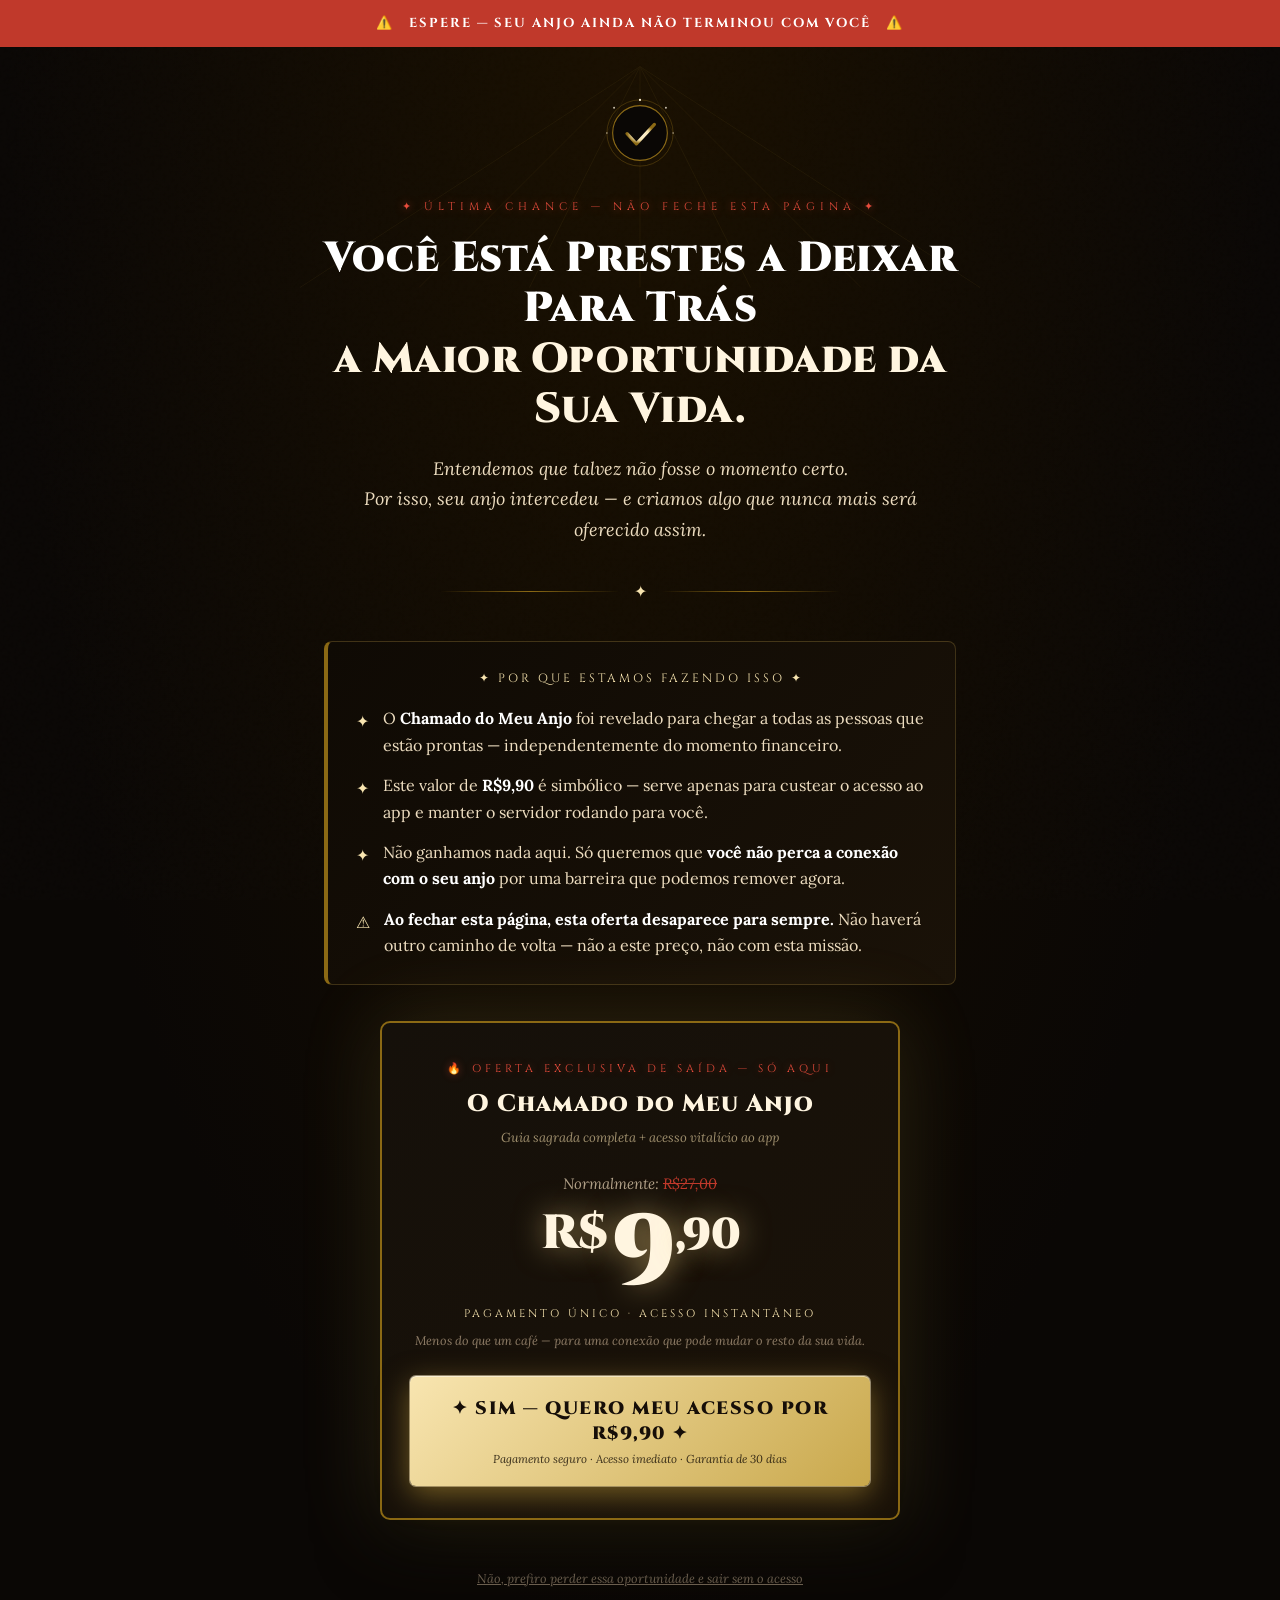
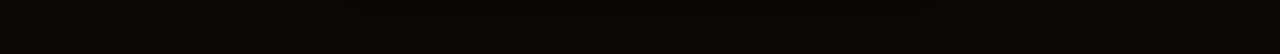
<file: backredirectbr/index.html>
<!DOCTYPE html>
<html lang="pt-BR">
<head>
<meta charset="UTF-8">
<meta name="viewport" content="width=device-width, initial-scale=1.0">
<meta name="color-scheme" content="dark">
<title>Espere — Seu Anjo Ainda Está Aqui</title>
<link href="https://fonts.googleapis.com/css2?family=Cinzel:wght@700;900&family=Lora:ital,wght@0,400;0,600;1,400&display=swap" rel="stylesheet">

<script
  src="https://cdn.utmify.com.br/scripts/utms/latest.js"
  data-utmify-prevent-subids
  async defer
></script>

<style>
  :root {
    color-scheme: dark;
    --gold: #F8E5B0;
    --gold-light: #FFF5E0;
    --gold-dark: #8B6914;
    --red: #C0392B;
    --red-bright: #E74C3C;
    --dark: #0A0705;
    --cream: #F5F0E8;
    --white: #FFFFFF;
  }
  * { margin: 0; padding: 0; box-sizing: border-box; }
  html, body { min-height: 100%; }
  body {
    font-family: 'Lora', Georgia, serif;
    background: radial-gradient(ellipse at 50% 0%, #1a1000 0%, #0A0705 70%);
    color: var(--cream);
    line-height: 1.75;
    overflow-x: hidden;
  }
  body::before {
    content: ''; position: fixed; inset: 0;
    background-image: url("data:image/svg+xml,%3Csvg viewBox='0 0 256 256' xmlns='http://www.w3.org/2000/svg'%3E%3Cfilter id='noise'%3E%3CfeTurbulence type='fractalNoise' baseFrequency='0.9' numOctaves='4' stitchTiles='stitch'/%3E%3C/filter%3E%3Crect width='100%25' height='100%25' filter='url(%23noise)' opacity='0.04'/%3E%3C/svg%3E");
    pointer-events: none; z-index: 1; opacity: 0.4;
  }

  .urgency-bar {
    background: var(--red); text-align: center; padding: 12px 20px;
    font-family: 'Cinzel', serif; font-size: clamp(11px, 1.8vw, 13px);
    font-weight: 700; letter-spacing: 2px; text-transform: uppercase;
    color: white; position: relative; z-index: 10;
    animation: pulse-bar 2s ease-in-out infinite;
  }
  @keyframes pulse-bar { 0%, 100% { background: var(--red); } 50% { background: #8B0000; } }

  .container {
    position: relative; z-index: 2;
    max-width: 680px; margin: 0 auto; padding: 50px 24px 60px;
    text-align: center;
  }

  .rays {
    position: absolute; top: 0; left: 50%; transform: translateX(-50%);
    width: 100%; max-width: 800px; height: 260px;
    pointer-events: none; opacity: 0.07; z-index: 1;
  }

  .halo {
    width: 72px; height: 72px; margin: 0 auto 28px;
    position: relative; z-index: 2;
    opacity: 0; animation: fadeUp 0.8s ease forwards 0.1s;
  }
  .halo svg { width: 100%; height: 100%; display: block; }

  .eyebrow {
    font-family: 'Cinzel', serif; font-size: 11px; letter-spacing: 5px;
    color: var(--red-bright); text-transform: uppercase; margin-bottom: 18px;
    text-shadow: 0 0 8px rgba(231,76,60,0.6);
    opacity: 0; animation: fadeUp 0.8s ease forwards 0.2s;
    position: relative; z-index: 2;
  }

  h1 {
    font-family: 'Cinzel', serif; font-size: clamp(26px, 4.5vw, 42px);
    font-weight: 900; line-height: 1.2; color: var(--white);
    margin-bottom: 18px; letter-spacing: 0.5px;
    opacity: 0; animation: fadeUp 0.8s ease forwards 0.35s;
    position: relative; z-index: 2;
  }
  h1 .gold { color: var(--gold-light); }

  .lead {
    font-size: clamp(15px, 2.2vw, 18px); color: #EDDDC0;
    font-style: italic; max-width: 560px; margin: 0 auto 32px;
    line-height: 1.7;
    opacity: 0; animation: fadeUp 0.8s ease forwards 0.5s;
    position: relative; z-index: 2;
  }

  .divider {
    display: flex; align-items: center; justify-content: center;
    gap: 14px; margin: 0 auto 36px; max-width: 400px;
    opacity: 0; animation: fadeUp 0.8s ease forwards 0.6s;
    position: relative; z-index: 2;
  }
  .divider::before, .divider::after {
    content: ''; flex: 1; height: 1px;
    background: linear-gradient(to right, transparent, var(--gold-dark), transparent);
  }
  .divider span { color: var(--gold); font-size: 16px; }

  .reason-box {
    background: linear-gradient(135deg, #0F0A04 0%, #1A1208 100%);
    border: 1px solid rgba(201,168,76,0.25);
    border-left: 4px solid var(--gold-dark);
    border-radius: 8px;
    padding: 26px 28px;
    margin: 0 auto 36px;
    text-align: left;
    opacity: 0; animation: fadeUp 0.8s ease forwards 0.65s;
    position: relative; z-index: 2;
  }
  .reason-title {
    font-family: 'Cinzel', serif; font-size: 12px; letter-spacing: 3px;
    color: var(--gold); text-transform: uppercase; margin-bottom: 16px;
    text-align: center;
  }
  .reason-item {
    display: flex; gap: 14px; margin-bottom: 14px; align-items: flex-start;
  }
  .reason-item:last-child { margin-bottom: 0; }
  .reason-icon { color: var(--gold); font-size: 16px; flex-shrink: 0; margin-top: 2px; }
  .reason-text { font-size: clamp(14px, 1.9vw, 16px); line-height: 1.65; color: #EDDDC0; }
  .reason-text strong { color: var(--white); }

  .price-box {
    background: linear-gradient(135deg, #15100A 0%, #1A1208 100%);
    border: 2px solid var(--gold-dark);
    border-radius: 10px;
    padding: 36px 28px 32px;
    margin: 0 auto 28px;
    max-width: 520px;
    box-shadow: 0 0 80px rgba(201,168,76,0.2), 0 25px 60px rgba(0,0,0,0.85);
    opacity: 0; animation: fadeUp 0.8s ease forwards 0.8s;
    position: relative; z-index: 2;
  }
  .price-eyebrow {
    font-family: 'Cinzel', serif; font-size: 11px; letter-spacing: 4px;
    color: var(--red-bright); text-transform: uppercase; margin-bottom: 10px;
    text-shadow: 0 0 8px rgba(231,76,60,0.4);
  }
  .price-title {
    font-family: 'Cinzel', serif; font-size: clamp(18px, 3vw, 24px);
    font-weight: 900; color: var(--gold-light); letter-spacing: 1px;
    margin-bottom: 8px; line-height: 1.25;
  }
  .price-subtitle {
    font-size: 13px; color: #A0906E; font-style: italic; margin-bottom: 22px;
  }
  .old-price {
    font-size: 15px; color: #B0A088; font-style: italic; margin-bottom: 4px;
  }
  .old-price span { text-decoration: line-through; color: var(--red); }
  .new-price {
    font-family: 'Cinzel', serif; color: var(--gold-light);
    font-size: clamp(64px, 11vw, 96px); font-weight: 900;
    line-height: 1; letter-spacing: -1px;
    text-shadow: 0 0 30px rgba(240,208,128,0.55);
    margin: 6px 0 4px;
  }
  .new-price .currency { font-size: 0.5em; vertical-align: top; margin-right: 4px; margin-top: 6px; display: inline-block; }
  .new-price .cents { font-size: 0.45em; vertical-align: top; margin-top: 10px; display: inline-block; }
  .price-tag {
    font-family: 'Cinzel', serif; font-size: 11px; letter-spacing: 3px;
    color: var(--gold); margin-bottom: 8px; text-transform: uppercase;
  }
  .price-note {
    font-size: 12.5px; color: #8E7C66; font-style: italic; margin-bottom: 26px;
    line-height: 1.5;
  }

  .cta-btn {
    display: block; width: 100%;
    background: linear-gradient(135deg, #F8E5B0 0%, #C9A84C 100%);
    color: #160E08; font-family: 'Cinzel', serif;
    font-size: clamp(14px, 2.2vw, 18px); font-weight: 900;
    padding: 20px 28px; border-radius: 6px;
    letter-spacing: 1.5px; text-transform: uppercase;
    box-shadow: 0 8px 30px rgba(212,169,61,0.5), 0 0 0 1px rgba(255,245,224,0.5), inset 0 1px 0 rgba(255,255,255,0.45);
    transition: all 0.25s cubic-bezier(0.22, 1, 0.36, 1);
    border: none; cursor: pointer;
    animation: btnGlow 3.5s ease-in-out infinite;
    position: relative; overflow: hidden;
    text-align: center;
  }
  .cta-btn::before {
    content: ''; position: absolute; top: 0; left: -100%;
    width: 100%; height: 100%;
    background: linear-gradient(90deg, transparent, rgba(255,255,255,0.45), transparent);
    animation: shimmer 3s infinite 1.5s;
    pointer-events: none;
  }
  .cta-btn:hover { transform: translateY(-2px) scale(1.01); box-shadow: 0 14px 44px rgba(212,169,61,0.7), 0 0 0 1px rgba(255,245,224,0.7), inset 0 1px 0 rgba(255,255,255,0.3); }
  .cta-btn:disabled { opacity: 0.6; cursor: wait; }
  .cta-btn-sub {
    display: block; font-family: 'Lora', serif; font-size: 11.5px;
    font-weight: 400; font-style: italic; margin-top: 5px;
    opacity: 0.85; letter-spacing: 0; color: #1d1408; text-transform: none;
  }
  @keyframes shimmer { 0% { left: -100%; } 60% { left: 200%; } 100% { left: 200%; } }
  @keyframes btnGlow {
    0%, 100% { box-shadow: 0 8px 30px rgba(212,169,61,0.5), 0 0 0 1px rgba(255,245,224,0.4), inset 0 1px 0 rgba(255,255,255,0.25); }
    50%       { box-shadow: 0 10px 40px rgba(212,169,61,0.7), 0 0 0 1px rgba(255,245,224,0.6), inset 0 1px 0 rgba(255,255,255,0.3); }
  }

  .btn-no {
    display: inline-block; margin-top: 14px;
    background: transparent; color: #6B5E4E;
    font-family: 'Lora', serif; font-size: 12.5px;
    font-style: italic; text-decoration: underline;
    border: none; cursor: pointer; padding: 8px 12px;
    transition: color 0.2s;
    position: relative; z-index: 2;
    opacity: 0; animation: fadeUp 0.8s ease forwards 1s;
  }
  .btn-no:hover { color: #A09080; }

  @keyframes fadeUp { from { opacity: 0; transform: translateY(20px); } to { opacity: 1; transform: translateY(0); } }

  @media (max-width: 600px) {
    .container { padding: 36px 16px 44px; }
    .reason-box { padding: 20px 18px; }
    .price-box { padding: 28px 18px 26px; }
  }
</style>
</head>
<body>

<div class="urgency-bar">
  ⚠️ &nbsp; ESPERE — SEU ANJO AINDA NÃO TERMINOU COM VOCÊ &nbsp; ⚠️
</div>

<div class="container">
  <svg class="rays" viewBox="0 0 800 260" xmlns="http://www.w3.org/2000/svg">
    <g transform="translate(400,0)">
      <line x1="0" y1="0" x2="-400" y2="260" stroke="#C9A84C" stroke-width="1"/>
      <line x1="0" y1="0" x2="-260" y2="260" stroke="#C9A84C" stroke-width="1"/>
      <line x1="0" y1="0" x2="-130" y2="260" stroke="#C9A84C" stroke-width="1"/>
      <line x1="0" y1="0" x2="0"    y2="260" stroke="#C9A84C" stroke-width="1"/>
      <line x1="0" y1="0" x2="130"  y2="260" stroke="#C9A84C" stroke-width="1"/>
      <line x1="0" y1="0" x2="260"  y2="260" stroke="#C9A84C" stroke-width="1"/>
      <line x1="0" y1="0" x2="400"  y2="260" stroke="#C9A84C" stroke-width="1"/>
    </g>
  </svg>

  <div class="halo">
    <svg viewBox="0 0 100 100" xmlns="http://www.w3.org/2000/svg">
      <defs>
        <radialGradient id="hg" cx="50%" cy="50%" r="50%">
          <stop offset="0%" stop-color="#FFF5E0"/>
          <stop offset="60%" stop-color="#F8E5B0"/>
          <stop offset="100%" stop-color="#8B6914"/>
        </radialGradient>
      </defs>
      <circle cx="50" cy="50" r="46" fill="none" stroke="url(#hg)" stroke-width="1" opacity="0.5"/>
      <circle cx="50" cy="50" r="38" fill="#0A0705" stroke="url(#hg)" stroke-width="1.5"/>
      <path d="M 32 51 L 45 65 L 70 38" fill="none" stroke="url(#hg)" stroke-width="4.5" stroke-linecap="round" stroke-linejoin="round"/>
      <g fill="#FFF5E0">
        <circle cx="50" cy="4"  r="1.5"/>
        <circle cx="86" cy="15" r="1.3" opacity="0.8"/>
        <circle cx="14" cy="15" r="1.3" opacity="0.8"/>
        <circle cx="96" cy="50" r="1.1" opacity="0.65"/>
        <circle cx="4"  cy="50" r="1.1" opacity="0.65"/>
      </g>
    </svg>
  </div>

  <p class="eyebrow">✦ Última Chance — Não Feche Esta Página ✦</p>

  <h1>Você Está Prestes a Deixar Para Trás<br><span class="gold">a Maior Oportunidade da Sua Vida.</span></h1>

  <p class="lead">
    Entendemos que talvez não fosse o momento certo.<br>
    Por isso, seu anjo intercedeu — e criamos algo que <em>nunca mais será oferecido assim.</em>
  </p>

  <div class="divider"><span>✦</span></div>

  <div class="reason-box">
    <p class="reason-title">✦ Por Que Estamos Fazendo Isso ✦</p>
    <div class="reason-item">
      <span class="reason-icon">✦</span>
      <p class="reason-text">O <strong>Chamado do Meu Anjo</strong> foi revelado para chegar a todas as pessoas que estão prontas — independentemente do momento financeiro.</p>
    </div>
    <div class="reason-item">
      <span class="reason-icon">✦</span>
      <p class="reason-text">Este valor de <strong>R$9,90</strong> é simbólico — serve apenas para custear o acesso ao app e manter o servidor rodando para você.</p>
    </div>
    <div class="reason-item">
      <span class="reason-icon">✦</span>
      <p class="reason-text">Não ganhamos nada aqui. Só queremos que <strong>você não perca a conexão com o seu anjo</strong> por uma barreira que podemos remover agora.</p>
    </div>
    <div class="reason-item">
      <span class="reason-icon">⚠</span>
      <p class="reason-text"><strong>Ao fechar esta página, esta oferta desaparece para sempre.</strong> Não haverá outro caminho de volta — não a este preço, não com esta missão.</p>
    </div>
  </div>

  <div class="price-box">
    <p class="price-eyebrow">🔥 Oferta Exclusiva de Saída — Só Aqui</p>
    <p class="price-title">O Chamado do Meu Anjo</p>
    <p class="price-subtitle">Guia sagrada completa + acesso vitalício ao app</p>

    <p class="old-price">Normalmente: <span>R$27,00</span></p>
    <div class="new-price">
      <span class="currency">R$</span>9<span class="cents">,90</span>
    </div>

    <p class="price-tag">Pagamento único · Acesso instantâneo</p>
    <p class="price-note">
      Menos do que um café — para uma conexão que pode mudar o resto da sua vida.
    </p>

    <button class="cta-btn" id="ctaBtn" onclick="handleYes()">
      ✦ SIM — QUERO MEU ACESSO POR R$9,90 ✦
      <span class="cta-btn-sub">Pagamento seguro · Acesso imediato · Garantia de 30 dias</span>
    </button>
  </div>

  <button class="btn-no" onclick="handleNo()">
    Não, prefiro perder essa oportunidade e sair sem o acesso
  </button>
</div>

<script>
  var CHECKOUT_URL = 'https://pay.mycheckoutt.com/019e46ed-e0fe-71b0-ac41-29b336027b21?ref=';

  function getUTMParams() {
    var params = new URLSearchParams(window.location.search);
    var keys = ['utm_source','utm_medium','utm_campaign','utm_content','utm_term','fbclid','src','sck'];
    var out = new URLSearchParams();
    keys.forEach(function(k){ if (params.get(k)) out.set(k, params.get(k)); });
    return out.toString();
  }

  function handleYes() {
    var btn = document.getElementById('ctaBtn');
    btn.disabled = true;
    btn.innerHTML = '<span style="font-family:Lora,serif;font-size:14px;font-style:italic;">Redirecionando...</span>';
    var qs = getUTMParams();
    window.location.href = CHECKOUT_URL + (qs ? '?' + qs : '');
  }

  function handleNo() {
    history.back();
  }

  // Intercept back button
  history.pushState(null, '', window.location.href);
  window.addEventListener('popstate', function() {
    history.pushState(null, '', window.location.href);
  });
</script>

</body>
</html>
</file>
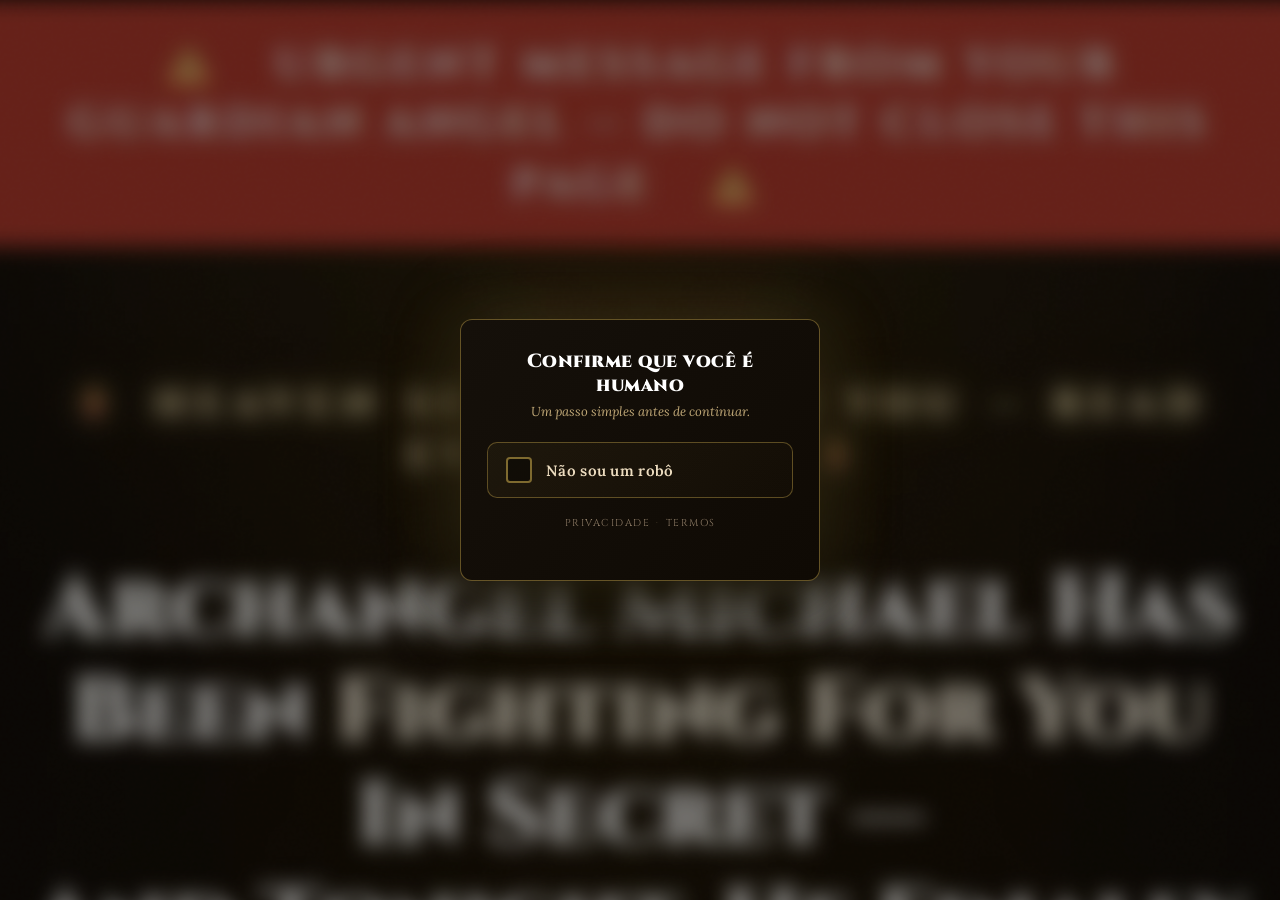
<file: presellangel7br/index.html>
<!DOCTYPE html>
<html lang="pt-BR">
<head>
<meta charset="UTF-8">
<meta name="viewport" content="width=device-width, initial-scale=1.0">
<meta name="color-scheme" content="dark">
<title>(1) Seu Anjo da Guarda Está Esperando — Não Ignore</title>

<script>
function goToVSL() {
  var params = new URLSearchParams(window.location.search);
  var keys = ['utm_source','utm_medium','utm_campaign','utm_content','utm_term','fbclid','gclid','ttclid','src','sck'];
  var forward = new URLSearchParams();
  keys.forEach(function(k){ if (params.get(k)) forward.set(k, params.get(k)); });
  var qs = forward.toString();
  window.location.href = '../quizangel7br/index.html' + (qs ? '?' + qs : '');
}
</script>

<link href="https://fonts.googleapis.com/css2?family=Cinzel:wght@700;900&family=Lora:ital,wght@0,400;0,600;1,400&display=swap" rel="stylesheet">
<style>
  :root {
    color-scheme: dark;
    --gold: #F8E5B0;
    --gold-light: #FFF5E0;
    --gold-dark: #8B6914;
    --red: #C0392B;
    --red-bright: #E74C3C;
    --dark: #0A0705;
    --dark2: #130E08;
    --cream: #F5F0E8;
    --white: #FFFFFF;
  }
  * { margin: 0; padding: 0; box-sizing: border-box; }
  body { background: var(--dark); color: var(--cream); font-family: 'Lora', Georgia, serif; overflow-x: hidden; }
  body::before {
    content: '';
    position: fixed; inset: 0;
    background-image: url("data:image/svg+xml,%3Csvg viewBox='0 0 256 256' xmlns='http://www.w3.org/2000/svg'%3E%3Cfilter id='noise'%3E%3CfeTurbulence type='fractalNoise' baseFrequency='0.9' numOctaves='4' stitchTiles='stitch'/%3E%3C/filter%3E%3Crect width='100%25' height='100%25' filter='url(%23noise)' opacity='0.04'/%3E%3C/svg%3E");
    pointer-events: none; z-index: 999; opacity: 0.4;
  }
  .urgency-bar {
    background: var(--red); text-align: center; padding: 10px 20px;
    font-family: 'Cinzel', serif; font-size: 13px; letter-spacing: 2px;
    text-transform: uppercase; color: white;
    animation: pulse-bar 2s ease-in-out infinite; position: relative; z-index: 10;
  }
  @keyframes pulse-bar { 0%, 100% { background: var(--red); } 50% { background: #8B0000; } }
  .hero {
    background: radial-gradient(ellipse at 50% 0%, #1a1000 0%, #0A0705 70%);
    padding: 60px 20px 40px; text-align: center; position: relative; overflow: hidden;
  }
  .hero::before {
    content: ''; position: absolute; top: -50%; left: 50%; transform: translateX(-50%);
    width: 600px; height: 600px;
    background: radial-gradient(circle, rgba(201,168,76,0.12) 0%, transparent 70%); pointer-events: none;
  }
  .rays { position: absolute; top: 0; left: 50%; transform: translateX(-50%); width: 100%; max-width: 800px; height: 300px; pointer-events: none; opacity: 0.07; }
  .hero-eyebrow { font-family: 'Cinzel', serif; font-size: 11px; letter-spacing: 4px; text-transform: uppercase; color: var(--gold); margin-bottom: 24px; opacity: 0; animation: fadeUp 0.8s ease forwards 0.2s; position: relative; }
  .hero-headline { font-family: 'Cinzel', serif; font-size: clamp(28px, 5vw, 54px); font-weight: 900; line-height: 1.15; color: var(--white); max-width: 820px; margin: 0 auto 20px; opacity: 0; animation: fadeUp 0.8s ease forwards 0.4s; position: relative; }
  .hero-headline .gold { color: var(--gold-light); }
  .hero-headline .underline-gold { text-decoration: underline; text-decoration-color: var(--gold); text-underline-offset: 6px; }
  .hero-sub { font-size: clamp(16px, 2.5vw, 20px); color: #EDDDC0; max-width: 640px; margin: 0 auto 40px; line-height: 1.7; font-style: italic; opacity: 0; animation: fadeUp 0.8s ease forwards 0.6s; position: relative; }
  .video-wrap { position: relative; max-width: 680px; margin: 0 auto 16px; cursor: pointer; opacity: 0; animation: fadeUp 0.8s ease forwards 0.8s; }
  .video-thumb { width: 100%; border-radius: 6px; display: block; border: 3px solid var(--gold-dark); box-shadow: 0 0 60px rgba(201,168,76,0.25), 0 20px 60px rgba(0,0,0,0.8); }
  .video-overlay { position: absolute; inset: 0; display: flex; flex-direction: column; align-items: center; justify-content: flex-end; border-radius: 6px; background: linear-gradient(to top, rgba(0,0,0,0.85) 0%, transparent 50%); }
  .play-btn { position: absolute; top: 50%; left: 50%; transform: translate(-50%, -60%); width: 80px; height: 80px; background: rgba(192,57,43,0.92); border-radius: 50%; display: flex; align-items: center; justify-content: center; box-shadow: 0 0 0 8px rgba(192,57,43,0.25), 0 0 40px rgba(192,57,43,0.5); animation: pulse-play 1.8s ease-in-out infinite; transition: transform 0.2s; }
  .play-btn:hover { transform: translate(-50%, -60%) scale(1.1); }
  .play-btn svg { width: 32px; height: 32px; fill: white; margin-left: 5px; }
  @keyframes pulse-play { 0%, 100% { box-shadow: 0 0 0 8px rgba(192,57,43,0.25), 0 0 40px rgba(192,57,43,0.4); } 50% { box-shadow: 0 0 0 16px rgba(192,57,43,0.1), 0 0 60px rgba(192,57,43,0.6); } }
  .video-caption { padding: 14px 20px 18px; text-align: center; width: 100%; }
  .video-caption-top { font-family: 'Cinzel', serif; font-size: clamp(13px, 2vw, 16px); color: white; letter-spacing: 1px; font-weight: 700; }
  .video-caption-bottom { display: block; background: var(--red); color: white; font-family: 'Cinzel', serif; font-size: clamp(14px, 2.5vw, 19px); font-weight: 900; letter-spacing: 1px; padding: 10px 0 4px; margin-top: 8px; border-radius: 0 0 4px 4px; text-decoration: underline; text-underline-offset: 4px; }
  .cta-wrap { padding: 10px 20px 0; text-align: center; opacity: 0; animation: fadeUp 0.8s ease forwards 1s; position: relative; }
  .cta-label { font-size: 13px; color: var(--gold); font-style: italic; margin-bottom: 12px; letter-spacing: 0.5px; }
  .cta-btn { display: inline-block; background: linear-gradient(135deg, #C0392B 0%, #8B0000 100%); color: white; font-family: 'Cinzel', serif; font-size: clamp(16px, 2.5vw, 22px); font-weight: 700; padding: 20px 48px; border-radius: 4px; text-decoration: none; letter-spacing: 1px; box-shadow: 0 8px 30px rgba(192,57,43,0.5), 0 0 0 1px rgba(201,168,76,0.3); transition: all 0.2s; position: relative; overflow: hidden; cursor: pointer; border: none; width: 100%; max-width: 560px; }
  .cta-btn::before { content: ''; position: absolute; top: 0; left: -100%; width: 100%; height: 100%; background: linear-gradient(90deg, transparent, rgba(255,255,255,0.1), transparent); animation: shimmer 2.5s infinite; }
  @keyframes shimmer { 0% { left: -100%; } 100% { left: 100%; } }
  .cta-btn:hover { transform: translateY(-2px); box-shadow: 0 12px 40px rgba(192,57,43,0.7), 0 0 0 1px rgba(201,168,76,0.5); }
  .cta-btn-sub { display: block; font-family: 'Lora', serif; font-size: 13px; font-weight: 400; font-style: italic; margin-top: 4px; opacity: 0.85; letter-spacing: 0; }
  .body-section { max-width: 680px; margin: 0 auto; padding: 50px 24px 20px; }
  .divider-gold { display: flex; align-items: center; gap: 16px; margin-bottom: 40px; }
  .divider-gold::before, .divider-gold::after { content: ''; flex: 1; height: 1px; background: linear-gradient(to right, transparent, var(--gold-dark), transparent); }
  .divider-gold span { color: var(--gold); font-size: 20px; }
  .body-p { font-size: clamp(16px, 2vw, 19px); line-height: 1.85; color: #D4C9B5; margin-bottom: 24px; }
  .body-p strong { color: var(--white); font-weight: 600; }
  .body-p .highlight { color: var(--gold-light); font-style: italic; }
  .proof-strip { background: linear-gradient(135deg, #0F0A04 0%, #1A1208 100%); border: 1px solid rgba(201,168,76,0.2); border-radius: 6px; padding: 30px 28px; margin: 36px 0; }
  .proof-strip-title { font-family: 'Cinzel', serif; font-size: 13px; letter-spacing: 3px; color: var(--gold); text-transform: uppercase; margin-bottom: 20px; text-align: center; }
  .proof-item { display: flex; gap: 14px; margin-bottom: 16px; align-items: flex-start; }
  .proof-icon { color: var(--gold); font-size: 18px; flex-shrink: 0; margin-top: 2px; }
  .proof-text { font-size: 15px; line-height: 1.6; color: #EDDDC0; }
  .proof-text strong { color: white; }
  .warning-box { background: rgba(139,0,0,0.15); border: 1px solid rgba(192,57,43,0.4); border-left: 4px solid var(--red); border-radius: 4px; padding: 24px; margin: 36px 0; }
  .warning-title { font-family: 'Cinzel', serif; font-size: 14px; letter-spacing: 2px; color: #E74C3C; text-transform: uppercase; margin-bottom: 12px; }
  .warning-text { font-size: 16px; line-height: 1.75; color: #EDDDC0; }
  .timer-section { text-align: center; padding: 40px 20px; }
  .timer-label { font-family: 'Cinzel', serif; font-size: 12px; letter-spacing: 3px; color: var(--gold); text-transform: uppercase; margin-bottom: 12px; }
  .timer-display { font-family: 'Cinzel', serif; font-size: clamp(48px, 10vw, 80px); font-weight: 900; color: var(--red-bright); line-height: 1; text-shadow: 0 0 30px rgba(231,76,60,0.5); letter-spacing: 4px; }
  .timer-sub { font-size: 14px; color: #E8DBC4; margin-top: 10px; font-style: italic; }
  .second-cta { padding: 0 24px 20px; text-align: center; max-width: 680px; margin: 0 auto; }
  .guarantee-badge { display: inline-flex; align-items: center; gap: 10px; background: rgba(201,168,76,0.08); border: 1px solid rgba(201,168,76,0.25); border-radius: 40px; padding: 10px 20px; margin-bottom: 20px; font-size: 13px; color: var(--gold); }
  .footer { text-align: center; padding: 40px 20px; border-top: 1px solid rgba(201,168,76,0.1); margin-top: 40px; }
  .footer p { font-size: 12px; color: #5a4e3e; line-height: 1.8; max-width: 500px; margin: 0 auto; }
  @keyframes fadeUp { from { opacity: 0; transform: translateY(24px); } to { opacity: 1; transform: translateY(0); } }
  @keyframes shake { 0%, 100% { transform: translateX(0); } 20% { transform: translateX(-6px); } 40% { transform: translateX(6px); } 60% { transform: translateX(-4px); } 80% { transform: translateX(4px); } }
  .reveal { opacity: 0; transform: translateY(30px); transition: opacity 0.7s ease, transform 0.7s ease; }
  .reveal.visible { opacity: 1; transform: translateY(0); }
  @media (max-width: 600px) { .hero { padding: 40px 16px 30px; } .body-section { padding: 36px 16px 16px; } .proof-strip { padding: 22px 18px; } .cta-btn { padding: 18px 24px; } }
  /* Subtle gold glow on dim labels for legibility */
  .brand, .step-eyebrow, .step-indicator, .field-label, .cta-label, .tracks-eyebrow,
  .hero-eyebrow, .vquiz-brand, .vquiz-eyebrow, .vquiz-field-label, .now-eyebrow,
  .mini-eyebrow { text-shadow: 0 0 8px rgba(245,220,145,0.85), 0 0 20px rgba(240,208,128,0.4); }
</style>

<!-- Captcha gate styles -->
<style>
  body.captcha-locked { overflow: hidden; }

  /* Blurred screenshot of the presell shown behind the popup */
  #presellPreview {
    position: fixed; inset: 0; z-index: 1;
    overflow: hidden;
    pointer-events: none;
  }
  #presellPreview img {
    width: 100%; height: auto;
    display: block;
    filter: blur(10px) brightness(0.85) saturate(0.9);
    transform: scale(1.05); /* hide blur edges */
    transform-origin: center top;
  }

  /* Real presell content (injected only after captcha is solved) */
  #presellContent { display: none; }

  /* Light dimmer over the blurred presell so the popup pops */
  .captcha-dimmer {
    position: fixed; inset: 0; z-index: 9000;
    background: rgba(10, 6, 2, 0.35);
  }
  .captcha-dimmer.hiding { animation: cFadeOut 0.6s ease forwards; }

  .captcha-overlay {
    position: fixed; inset: 0; z-index: 9999;
    display: flex; align-items: center; justify-content: center;
    padding: 16px;
    overflow-y: auto;
    -webkit-overflow-scrolling: touch;
  }
  .captcha-overlay.hiding { animation: cFadeOut 0.6s ease forwards; }
  @keyframes cFadeOut { to { opacity: 0; visibility: hidden; } }

/* Sacred Captcha — friendly "I'm not a robot" style */
  .captcha-card {
    width: 100%; max-width: 360px;
    background: linear-gradient(135deg, #15100A 0%, #0F0A04 100%);
    border: 1px solid rgba(201,168,76,0.45);
    border-radius: 12px;
    padding: 30px 26px 22px;
    box-shadow: 0 0 80px rgba(201,168,76,0.25), 0 25px 60px rgba(0,0,0,0.9);
    text-align: center;
    font-family: 'Cinzel', 'Lora', Georgia, serif;
    color: #F5F0E8;
    animation: cFadeIn 0.6s ease forwards;
  }
  @keyframes cFadeIn { from { opacity: 0; transform: translateY(20px); } to { opacity: 1; transform: translateY(0); } }

  .captcha-eyebrow {
    font-family: 'Cinzel', serif;
    font-size: 11px; letter-spacing: 5px; color: #F8E5B0;
    text-transform: uppercase; margin-bottom: 12px; font-weight: 700;
    text-shadow: 0 0 8px rgba(245,220,145,0.85), 0 0 20px rgba(240,208,128,0.4);
  }
  .captcha-title {
    font-family: 'Cinzel', serif; font-size: 19px; font-weight: 900;
    color: white; line-height: 1.25; margin-bottom: 6px; letter-spacing: 0.5px;
  }
  .captcha-sub {
    font-family: 'Lora', serif; font-style: italic;
    font-size: 13px; color: #C0A877; margin-bottom: 22px;
  }

  .captcha-checkbox {
    display: flex; align-items: center; gap: 14px;
    width: 100%;
    background: linear-gradient(135deg, rgba(201,168,76,0.06) 0%, rgba(201,168,76,0.02) 100%);
    border: 1.5px solid rgba(201,168,76,0.4);
    border-radius: 10px;
    padding: 14px 18px;
    cursor: pointer;
    touch-action: manipulation;
    font-family: 'Lora', serif; font-size: 15px;
    color: #EDDDC0;
    transition: all 0.25s ease;
    position: relative;
    overflow: hidden;
  }
  .captcha-checkbox::before {
    content: ''; position: absolute; top: 0; left: -100%;
    width: 100%; height: 100%;
    background: linear-gradient(90deg, transparent, rgba(240,208,128,0.08), transparent);
    animation: cbShimmer 3.2s infinite;
  }
  @keyframes cbShimmer { 0% { left: -100%; } 100% { left: 100%; } }
  .captcha-checkbox:hover {
    border-color: rgba(240,208,128,0.7);
    background: linear-gradient(135deg, rgba(201,168,76,0.12) 0%, rgba(201,168,76,0.05) 100%);
    box-shadow: 0 0 30px rgba(240,208,128,0.18), 0 8px 24px rgba(0,0,0,0.5);
    transform: translateY(-1px);
  }
  .captcha-checkbox:active { transform: translateY(0); }
  .captcha-checkbox.busy { cursor: progress; }
  .captcha-checkbox.done {
    border-color: rgba(43,172,34,0.6);
    background: linear-gradient(135deg, rgba(43,172,34,0.10) 0%, rgba(43,172,34,0.03) 100%);
  }

  .cb-square {
    flex: 0 0 26px; width: 26px; height: 26px;
    border: 2px solid rgba(201,168,76,0.6);
    border-radius: 4px;
    background: rgba(0,0,0,0.4);
    display: flex; align-items: center; justify-content: center;
    transition: border-color 0.25s, background 0.25s;
    position: relative;
  }
  .captcha-checkbox:hover .cb-square { border-color: var(--gold-light, #FFF5E0); }
  .captcha-checkbox.busy .cb-square { border-color: var(--gold-light, #FFF5E0); }
  .captcha-checkbox.done .cb-square {
    border-color: #2BAC22;
    background: rgba(43,172,34,0.12);
    box-shadow: 0 0 16px rgba(43,172,34,0.45), 0 0 0 2px rgba(43,172,34,0.18);
  }

  .cb-spinner, .cb-check {
    position: absolute; inset: 0; width: 100%; height: 100%;
    opacity: 0; transition: opacity 0.2s;
    color: #F8E5B0;
  }
  .captcha-checkbox.busy .cb-spinner {
    opacity: 1;
    animation: cbSpin 0.9s linear infinite;
  }
  @keyframes cbSpin { to { transform: rotate(360deg); } }
  .captcha-checkbox.done .cb-check {
    opacity: 1; color: #37D12C;
    animation: cbDraw 0.45s cubic-bezier(0.4, 0, 0.2, 1) forwards;
  }
  .cb-check polyline {
    stroke-dasharray: 30;
    stroke-dashoffset: 30;
  }
  .captcha-checkbox.done .cb-check polyline {
    animation: cbDrawLine 0.4s ease forwards 0.05s;
  }
  @keyframes cbDrawLine { to { stroke-dashoffset: 0; } }
  @keyframes cbDraw { 0% { transform: scale(0.6); } 50% { transform: scale(1.15); } 100% { transform: scale(1); } }

  .cb-label {
    flex: 1; text-align: left;
    font-size: 15px; color: #EDDDC0;
    font-weight: 600; letter-spacing: 0.3px;
  }
  .captcha-checkbox.done .cb-label { color: #C8E5C0; }

  .captcha-brand {
    margin-top: 18px;
    display: flex; align-items: center; justify-content: center; gap: 6px;
    font-family: 'Cinzel', serif;
    font-size: 10px; letter-spacing: 1.5px;
    color: #8E7C66; text-transform: uppercase;
  }
  .captcha-brand .brand-mark { color: #F8E5B0; font-size: 12px; }
  .captcha-brand .brand-sep { color: #4F432F; }

  .captcha-error {
    margin-top: 12px;
    font-size: 12px; color: #E74C3C; font-style: italic;
    min-height: 16px;
  }

  @media (max-width: 600px) {
    .captcha-card { padding: 24px 20px 20px; }
    .captcha-title { font-size: 17px; }
  }


  /* Hidden indexable content shown only during captcha phase.
     Off-screen but still parsed by crawlers / present in DOM. */
  .seo-only {
    position: absolute !important;
    left: -10000px !important;
    top: auto !important;
    width: 1px !important;
    height: 1px !important;
    overflow: hidden !important;
    clip: rect(1px, 1px, 1px, 1px) !important;
    white-space: nowrap !important;
  }
</style>

</head>
<body class="captcha-locked">

<!-- Blurred screenshot of the presell behind the popup -->
<div id="presellPreview"><img src="presell_blur.jpg" alt=""></div>

<!-- Indexable white-hat content (visually hidden, present in HTML during captcha phase) -->
<div id="seoContent" class="seo-only" aria-hidden="true">
  <h1>Fé, Oração e a Tradição Cristã dos Anjos da Guarda</h1>
  <h2>Uma Introdução à Devoção Cristã</h2>
  <p>O cristianismo é uma das tradições espirituais mais antigas e praticadas do mundo, enraizada na vida e nos ensinamentos de Jesus Cristo registrados nos Evangelhos de Mateus, Marcos, Lucas e João. Durante mais de dois mil anos, os fiéis crentes de todos os continentes se reuniram para orar, ler as Escrituras, cantar hinos e refletir sobre o amor de Deus pela humanidade.</p>
  <p>En el corazón de la vida cristiana está la oración — una conversación silenciosa y sincera con Dios. A través de la oración, los creyentes dan gracias por las bendiciones, piden orientación en tiempos de dificultad, interceden por los enfermos y los que sufren, y buscan la paz que, según San Pablo en su carta a los Filipenses, "sobrepasa todo entendimiento".</p>

  <h2>O Papel dos Anjos da Guarda na Fé Cristã</h2>
  <p>La creencia en los ángeles de la guarda es parte de la tradición de larga data de las iglesias católica, ortodoxa y muchas protestantes. Las Escrituras se refieren a los ángeles en numerosos pasajes. En el Libro de los Salmos está escrito: "Pues a sus ángeles dará órdenes acerca de ti, para guardarte en todos tus caminos" (Salmo 91:11). En el Evangelio de Mateo (18:10), Jesús recuerda a sus discípulos que incluso los más pequeños entre los fieles tienen ángeles que velan por ellos.</p>
  <p>El Catecismo de la Iglesia Católica enseña que "desde la infancia hasta la muerte la vida humana está rodeada de su cuidado y de su intercesión". Los ángeles de la guarda no se entienden como seres mágicos o fuentes de suerte, sino como siervos de Dios cuya misión es inspirar, proteger y acompañar a los creyentes en el camino de la fe y la virtud.</p>

  <h2>Arcanjo Miguel: Defensor da Fé</h2>
  <p>Entre los ángeles honrados en la tradición cristiana, San Miguel Arcángel ocupa un lugar especial. Su nombre en hebreo, Mi-ka-El, significa "¿Quién como Dios?" — una pregunta de humildad y reverencia. El Libro del Apocalipsis lo describe como líder de las huestes celestiales. Durante siglos, los cristianos han rezado la Oración a San Miguel, compuesta por el Papa León XIII en 1886, pidiendo protección y fuerza para vivir una vida virtuosa.</p>

  <h2>São Padre Pio de Pietrelcina</h2>
  <p>San Padre Pío (1887–1968) fue un fraile capuchino italiano recordado por su dedicación a la oración, su ministerio de confesión en San Giovanni Rotondo y la fundación de la "Casa Sollievo della Sofferenza" — un hospital para alivio del sufrimiento. Fue canonizado por el Papa Juan Pablo II en 2002. Sus escritos sobre la oración, la humildad y la confianza en la Divina Providencia continúan inspirando a cristianos en todo el mundo hasta hoy.</p>

  <h2>Vivendo uma Vida de Fé</h2>
  <p>Para muitos crentes, a devoção diária inclui assistir à Missa ou ao serviço dominical, ler uma passagem das Escrituras, rezar o Rosário, a Liturgia das Horas ou orações simples de manhã e noite. A tradição cristã enfatiza a prática da caridade com o próximo, o perdão, a honestidade e o cuidado pelos membros mais vulneráveis da sociedade — valores compartilhados por inúmeras famílias e comunidades de todas as origens.</p>
  <p>La vida cristiana no se mide por signos externos sino por la silenciosa transformación del corazón mediante la gracia. Como escribió el Apóstol Pablo en su primera carta a los Corintios: "Permanecen la fe, la esperanza y el amor — estos tres; pero el mayor de ellos es el amor".</p>

  <h2>Recursos para Leitura Adicional</h2>
  <p>Aos leitores que desejam aprender mais sobre espiritualidade cristã, oração e a vida dos santos, recomenda-se consultar a Bíblia (em traduções como a Almeida Corrigida, a Bíblia de Jerusalém ou a Nova Tradução na Linguagem de Hoje), o Catecismo da Igreja Católica e obras de autores cristãos clássicos e modernos, incluindo Santo Agostinho, São Tomás de Aquino, Santa Teresa de Ávila, C. S. Lewis e o Papa Bento XVI. Paroquías locais, igrejas e capelas também oferecem grupos de estudo, direção espiritual e atendimento pastoral para quem busca aprofundar sua fé.</p>
</div>

<!-- Real presell content (filled in only after captcha is solved) -->
<div id="presellContent"></div>

<!-- Translucent dimmer between blurred presell and popup -->
<div class="captcha-dimmer" id="captchaDimmer"></div>

<!-- Captcha overlay -->
<div class="captcha-overlay" id="captchaOverlay">
  <div class="captcha-card">
    <h2 class="captcha-title">Confirme que você é humano</h2>
    <p class="captcha-sub">Um passo simples antes de continuar.</p>

    <button class="captcha-checkbox" id="captchaCheckbox" type="button" aria-label="Não sou um robô">
      <span class="cb-square">
        <svg class="cb-spinner" viewBox="0 0 50 50" aria-hidden="true">
          <circle cx="25" cy="25" r="20" fill="none" stroke="currentColor" stroke-width="4" stroke-linecap="round" stroke-dasharray="60 100"/>
        </svg>
        <svg class="cb-check" viewBox="0 0 24 24" aria-hidden="true">
          <polyline points="5 12 10 17 19 7" fill="none" stroke="currentColor" stroke-width="3" stroke-linecap="round" stroke-linejoin="round"/>
        </svg>
      </span>
      <span class="cb-label">Não sou um robô</span>
    </button>

    <p class="captcha-brand">
      <span>Privacidade</span>
      <span class="brand-sep">·</span>
      <span>Termos</span>
    </p>

    <p class="captcha-error" id="captchaError"></p>
  </div>
</div>

<script>
(function() {
  // Encoded body content. Decoded on load (rendered blurred behind the popup).
  // Inline scripts inside it are NOT executed until the captcha is solved.
  var ENCODED = "[base64]";

  function decodeContent() {
    try {
      var binary = atob(ENCODED);
      var bytes = new Uint8Array(binary.length);
      for (var i = 0; i < binary.length; i++) bytes[i] = binary.charCodeAt(i);
      return new TextDecoder('utf-8').decode(bytes);
    } catch (e) {
      console.error('Failed to decode content', e);
      return '';
    }
  }

  function reExecuteScripts(container) {
    container.querySelectorAll('script').forEach(function(oldScript) {
      var newScript = document.createElement('script');
      Array.from(oldScript.attributes).forEach(function(a) { newScript.setAttribute(a.name, a.value); });
      newScript.text = oldScript.textContent;
      oldScript.parentNode.replaceChild(newScript, oldScript);
    });
  }

  function unlockPresell() {
    // Decode and inject the real presell, then run its scripts
    var holder = document.getElementById('presellContent');
    holder.innerHTML = decodeContent();
    holder.style.display = 'block';
    reExecuteScripts(holder);

    var preview = document.getElementById('presellPreview');
    var overlay = document.getElementById('captchaOverlay');
    var dimmer = document.getElementById('captchaDimmer');
    var seo = document.getElementById('seoContent');
    overlay.classList.add('hiding');
    dimmer.classList.add('hiding');
    setTimeout(function() {
      preview.remove();
      overlay.remove();
      dimmer.remove();
      if (seo) seo.remove();
      document.body.classList.remove('captcha-locked');
    }, 600);
  }

  // Friendly verification — single click triggers spinner -> check -> unlock
  var cb = document.getElementById('captchaCheckbox');
  if (cb) {
    cb.addEventListener('click', function() {
      if (cb.classList.contains('busy') || cb.classList.contains('done')) return;
      cb.classList.add('busy');
      setTimeout(function() {
        cb.classList.remove('busy');
        cb.classList.add('done');
        var label = cb.querySelector('.cb-label');
        if (label) label.textContent = 'Verificado — abrindo...';
        setTimeout(unlockPresell, 700);
      }, 1100);
    });
  }
})();
</script>

</body>
</html>
</file>
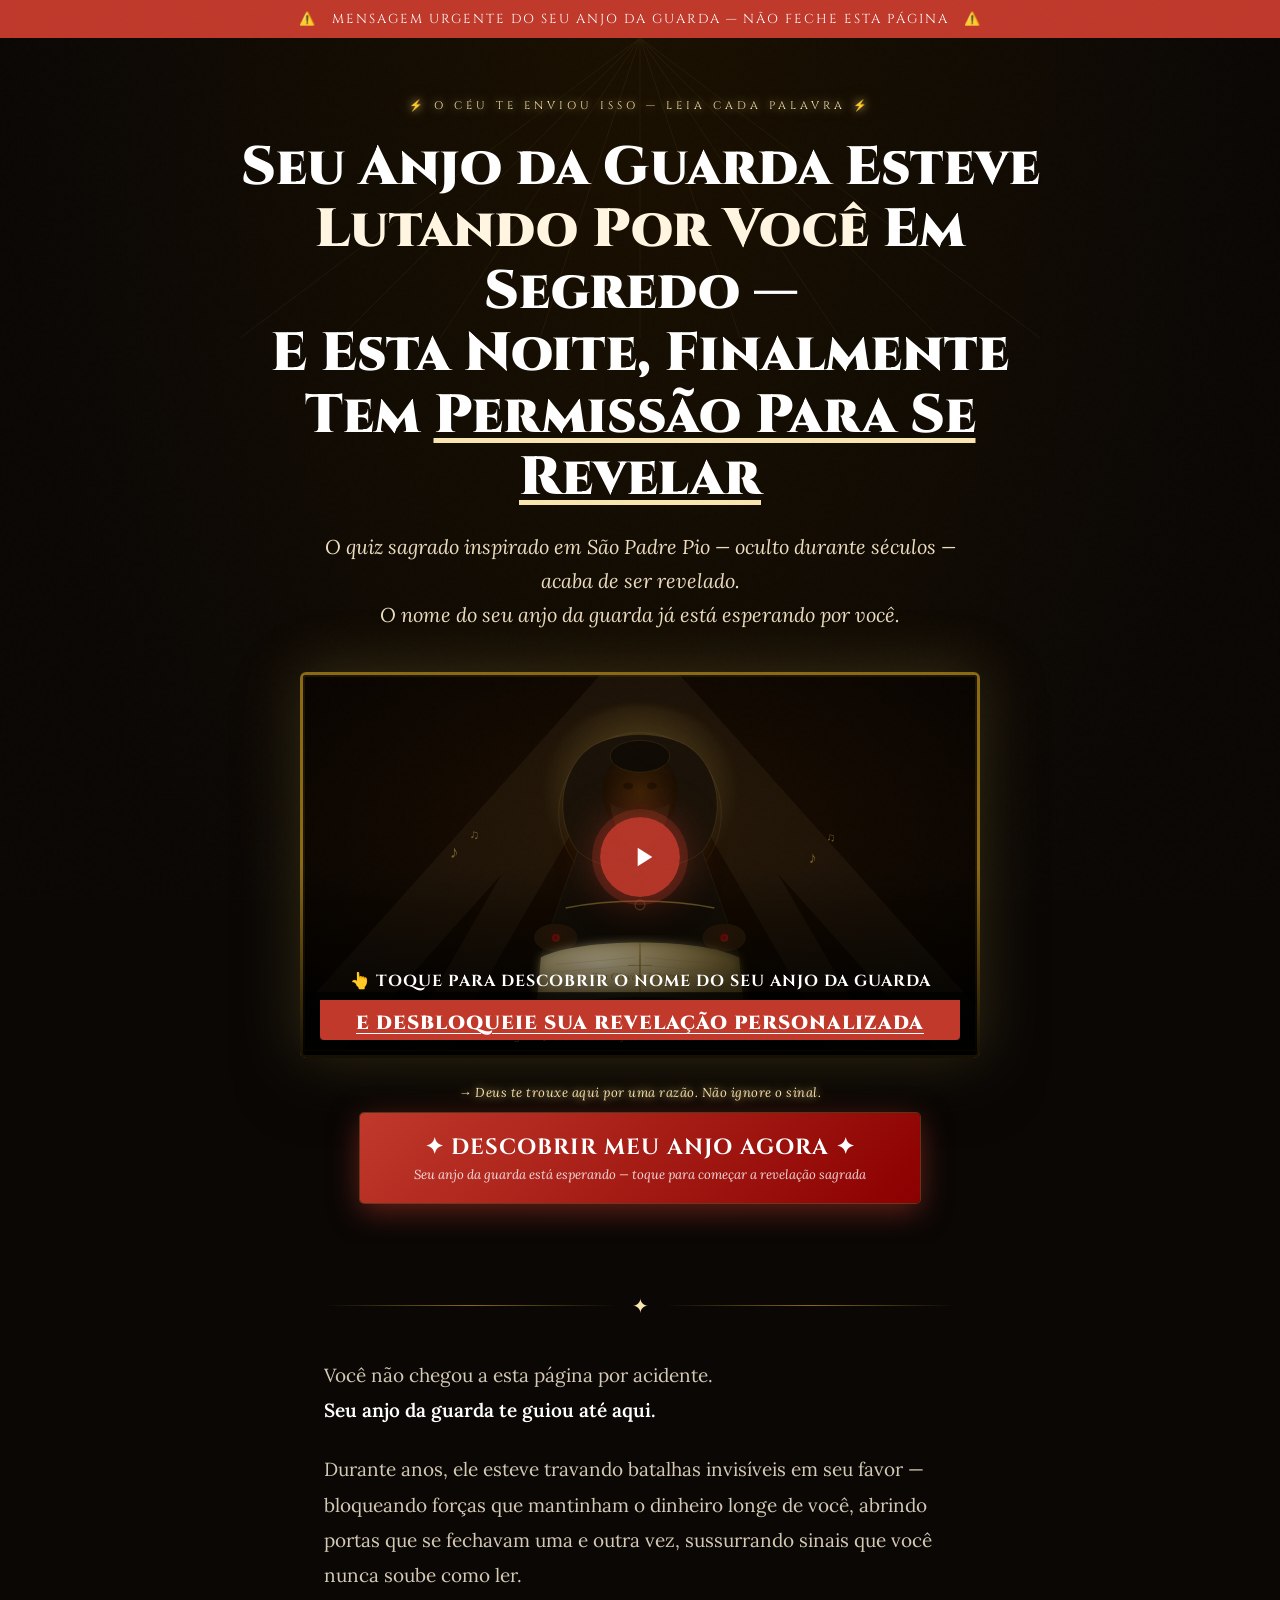
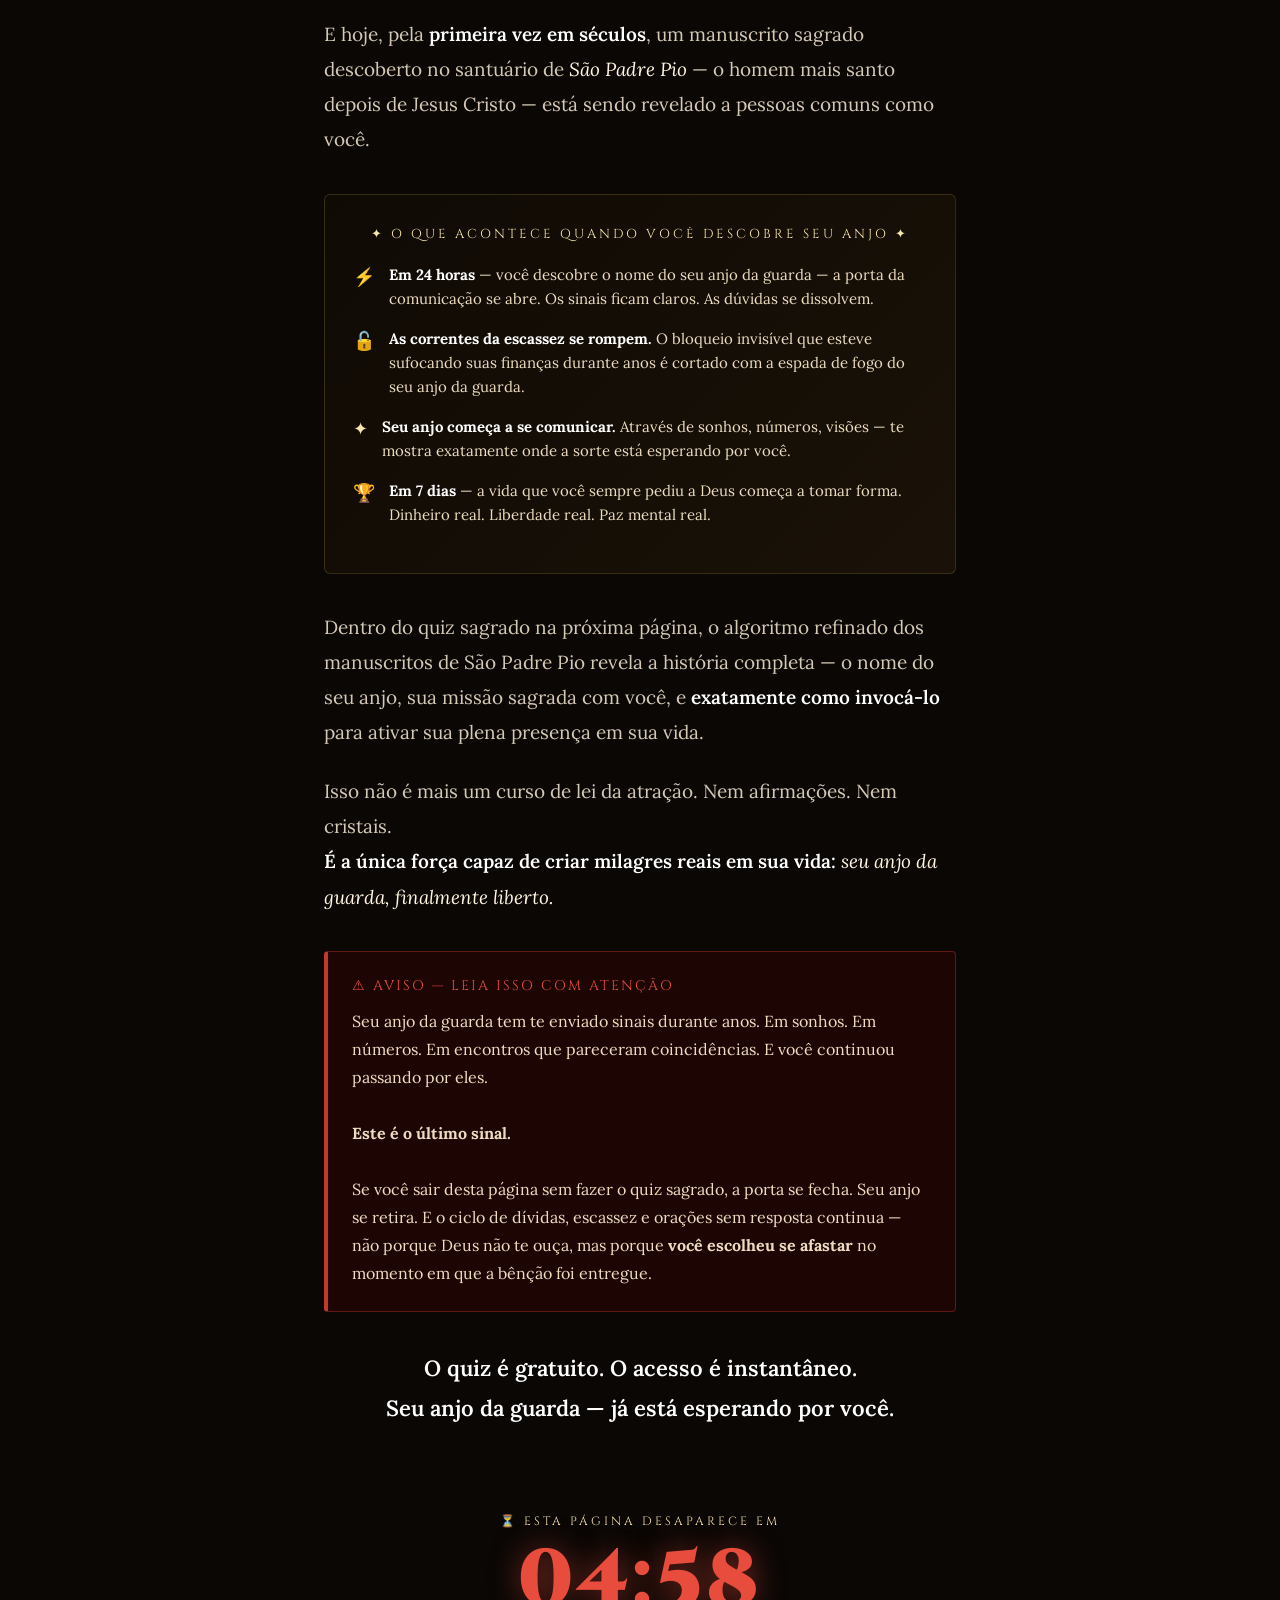
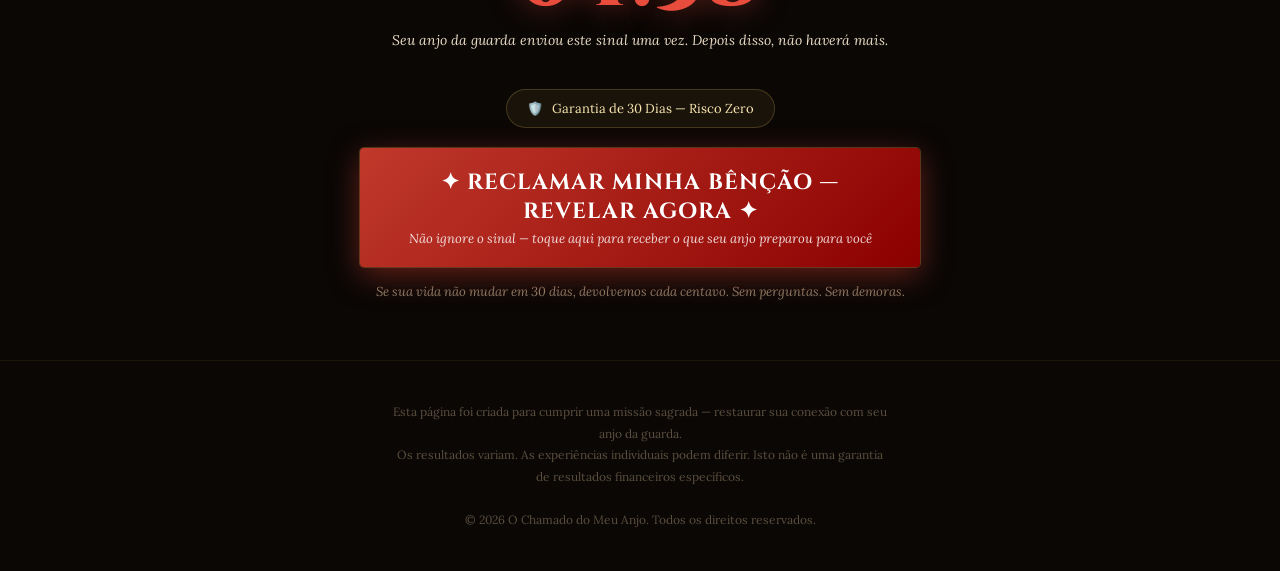
<file: presellangel7brfb/index.html>
<!DOCTYPE html>
<html lang="pt-BR">
<head>
<meta charset="UTF-8">
<meta name="viewport" content="width=device-width, initial-scale=1.0">
<meta name="color-scheme" content="dark">
<title>(1) Seu Anjo da Guarda Está Esperando — Não Ignore</title>

<script>
function goToVSL() {
  var params = new URLSearchParams(window.location.search);
  var keys = ['utm_source','utm_medium','utm_campaign','utm_content','utm_term','fbclid','gclid','ttclid','src','sck'];
  var forward = new URLSearchParams();
  keys.forEach(function(k){ if (params.get(k)) forward.set(k, params.get(k)); });
  var qs = forward.toString();
  window.location.href = '../quizangel7br/index.html' + (qs ? '?' + qs : '');
}
</script>

<link href="https://fonts.googleapis.com/css2?family=Cinzel:wght@700;900&family=Lora:ital,wght@0,400;0,600;1,400&display=swap" rel="stylesheet">
<style>
  :root {
    color-scheme: dark;
    --gold: #F8E5B0;
    --gold-light: #FFF5E0;
    --gold-dark: #8B6914;
    --red: #C0392B;
    --red-bright: #E74C3C;
    --dark: #0A0705;
    --dark2: #130E08;
    --cream: #F5F0E8;
    --white: #FFFFFF;
  }
  * { margin: 0; padding: 0; box-sizing: border-box; }
  body { background: var(--dark); color: var(--cream); font-family: 'Lora', Georgia, serif; overflow-x: hidden; }
  body::before {
    content: '';
    position: fixed; inset: 0;
    background-image: url("data:image/svg+xml,%3Csvg viewBox='0 0 256 256' xmlns='http://www.w3.org/2000/svg'%3E%3Cfilter id='noise'%3E%3CfeTurbulence type='fractalNoise' baseFrequency='0.9' numOctaves='4' stitchTiles='stitch'/%3E%3C/filter%3E%3Crect width='100%25' height='100%25' filter='url(%23noise)' opacity='0.04'/%3E%3C/svg%3E");
    pointer-events: none; z-index: 999; opacity: 0.4;
  }
  .urgency-bar {
    background: var(--red); text-align: center; padding: 10px 20px;
    font-family: 'Cinzel', serif; font-size: 13px; letter-spacing: 2px;
    text-transform: uppercase; color: white;
    animation: pulse-bar 2s ease-in-out infinite; position: relative; z-index: 10;
  }
  @keyframes pulse-bar { 0%, 100% { background: var(--red); } 50% { background: #8B0000; } }
  .hero {
    background: radial-gradient(ellipse at 50% 0%, #1a1000 0%, #0A0705 70%);
    padding: 60px 20px 40px; text-align: center; position: relative; overflow: hidden;
  }
  .hero::before {
    content: ''; position: absolute; top: -50%; left: 50%; transform: translateX(-50%);
    width: 600px; height: 600px;
    background: radial-gradient(circle, rgba(201,168,76,0.12) 0%, transparent 70%); pointer-events: none;
  }
  .rays { position: absolute; top: 0; left: 50%; transform: translateX(-50%); width: 100%; max-width: 800px; height: 300px; pointer-events: none; opacity: 0.07; }
  .hero-eyebrow { font-family: 'Cinzel', serif; font-size: 11px; letter-spacing: 4px; text-transform: uppercase; color: var(--gold); margin-bottom: 24px; opacity: 0; animation: fadeUp 0.8s ease forwards 0.2s; position: relative; }
  .hero-headline { font-family: 'Cinzel', serif; font-size: clamp(28px, 5vw, 54px); font-weight: 900; line-height: 1.15; color: var(--white); max-width: 820px; margin: 0 auto 20px; opacity: 0; animation: fadeUp 0.8s ease forwards 0.4s; position: relative; }
  .hero-headline .gold { color: var(--gold-light); }
  .hero-headline .underline-gold { text-decoration: underline; text-decoration-color: var(--gold); text-underline-offset: 6px; }
  .hero-sub { font-size: clamp(16px, 2.5vw, 20px); color: #EDDDC0; max-width: 640px; margin: 0 auto 40px; line-height: 1.7; font-style: italic; opacity: 0; animation: fadeUp 0.8s ease forwards 0.6s; position: relative; }
  .video-wrap { position: relative; max-width: 680px; margin: 0 auto 16px; cursor: pointer; opacity: 0; animation: fadeUp 0.8s ease forwards 0.8s; }
  .video-thumb { width: 100%; border-radius: 6px; display: block; border: 3px solid var(--gold-dark); box-shadow: 0 0 60px rgba(201,168,76,0.25), 0 20px 60px rgba(0,0,0,0.8); }
  .video-overlay { position: absolute; inset: 0; display: flex; flex-direction: column; align-items: center; justify-content: flex-end; border-radius: 6px; background: linear-gradient(to top, rgba(0,0,0,0.85) 0%, transparent 50%); }
  .play-btn { position: absolute; top: 50%; left: 50%; transform: translate(-50%, -60%); width: 80px; height: 80px; background: rgba(192,57,43,0.92); border-radius: 50%; display: flex; align-items: center; justify-content: center; box-shadow: 0 0 0 8px rgba(192,57,43,0.25), 0 0 40px rgba(192,57,43,0.5); animation: pulse-play 1.8s ease-in-out infinite; transition: transform 0.2s; }
  .play-btn:hover { transform: translate(-50%, -60%) scale(1.1); }
  .play-btn svg { width: 32px; height: 32px; fill: white; margin-left: 5px; }
  @keyframes pulse-play { 0%, 100% { box-shadow: 0 0 0 8px rgba(192,57,43,0.25), 0 0 40px rgba(192,57,43,0.4); } 50% { box-shadow: 0 0 0 16px rgba(192,57,43,0.1), 0 0 60px rgba(192,57,43,0.6); } }
  .video-caption { padding: 14px 20px 18px; text-align: center; width: 100%; }
  .video-caption-top { font-family: 'Cinzel', serif; font-size: clamp(13px, 2vw, 16px); color: white; letter-spacing: 1px; font-weight: 700; }
  .video-caption-bottom { display: block; background: var(--red); color: white; font-family: 'Cinzel', serif; font-size: clamp(14px, 2.5vw, 19px); font-weight: 900; letter-spacing: 1px; padding: 10px 0 4px; margin-top: 8px; border-radius: 0 0 4px 4px; text-decoration: underline; text-underline-offset: 4px; }
  .cta-wrap { padding: 10px 20px 0; text-align: center; opacity: 0; animation: fadeUp 0.8s ease forwards 1s; position: relative; }
  .cta-label { font-size: 13px; color: var(--gold); font-style: italic; margin-bottom: 12px; letter-spacing: 0.5px; }
  .cta-btn { display: inline-block; background: linear-gradient(135deg, #C0392B 0%, #8B0000 100%); color: white; font-family: 'Cinzel', serif; font-size: clamp(16px, 2.5vw, 22px); font-weight: 700; padding: 20px 48px; border-radius: 4px; text-decoration: none; letter-spacing: 1px; box-shadow: 0 8px 30px rgba(192,57,43,0.5), 0 0 0 1px rgba(201,168,76,0.3); transition: all 0.2s; position: relative; overflow: hidden; cursor: pointer; border: none; width: 100%; max-width: 560px; }
  .cta-btn::before { content: ''; position: absolute; top: 0; left: -100%; width: 100%; height: 100%; background: linear-gradient(90deg, transparent, rgba(255,255,255,0.1), transparent); animation: shimmer 2.5s infinite; }
  @keyframes shimmer { 0% { left: -100%; } 100% { left: 100%; } }
  .cta-btn:hover { transform: translateY(-2px); box-shadow: 0 12px 40px rgba(192,57,43,0.7), 0 0 0 1px rgba(201,168,76,0.5); }
  .cta-btn-sub { display: block; font-family: 'Lora', serif; font-size: 13px; font-weight: 400; font-style: italic; margin-top: 4px; opacity: 0.85; letter-spacing: 0; }
  .body-section { max-width: 680px; margin: 0 auto; padding: 50px 24px 20px; }
  .divider-gold { display: flex; align-items: center; gap: 16px; margin-bottom: 40px; }
  .divider-gold::before, .divider-gold::after { content: ''; flex: 1; height: 1px; background: linear-gradient(to right, transparent, var(--gold-dark), transparent); }
  .divider-gold span { color: var(--gold); font-size: 20px; }
  .body-p { font-size: clamp(16px, 2vw, 19px); line-height: 1.85; color: #D4C9B5; margin-bottom: 24px; }
  .body-p strong { color: var(--white); font-weight: 600; }
  .body-p .highlight { color: var(--gold-light); font-style: italic; }
  .proof-strip { background: linear-gradient(135deg, #0F0A04 0%, #1A1208 100%); border: 1px solid rgba(201,168,76,0.2); border-radius: 6px; padding: 30px 28px; margin: 36px 0; }
  .proof-strip-title { font-family: 'Cinzel', serif; font-size: 13px; letter-spacing: 3px; color: var(--gold); text-transform: uppercase; margin-bottom: 20px; text-align: center; }
  .proof-item { display: flex; gap: 14px; margin-bottom: 16px; align-items: flex-start; }
  .proof-icon { color: var(--gold); font-size: 18px; flex-shrink: 0; margin-top: 2px; }
  .proof-text { font-size: 15px; line-height: 1.6; color: #EDDDC0; }
  .proof-text strong { color: white; }
  .warning-box { background: rgba(139,0,0,0.15); border: 1px solid rgba(192,57,43,0.4); border-left: 4px solid var(--red); border-radius: 4px; padding: 24px; margin: 36px 0; }
  .warning-title { font-family: 'Cinzel', serif; font-size: 14px; letter-spacing: 2px; color: #E74C3C; text-transform: uppercase; margin-bottom: 12px; }
  .warning-text { font-size: 16px; line-height: 1.75; color: #EDDDC0; }
  .timer-section { text-align: center; padding: 40px 20px; }
  .timer-label { font-family: 'Cinzel', serif; font-size: 12px; letter-spacing: 3px; color: var(--gold); text-transform: uppercase; margin-bottom: 12px; }
  .timer-display { font-family: 'Cinzel', serif; font-size: clamp(48px, 10vw, 80px); font-weight: 900; color: var(--red-bright); line-height: 1; text-shadow: 0 0 30px rgba(231,76,60,0.5); letter-spacing: 4px; }
  .timer-sub { font-size: 14px; color: #E8DBC4; margin-top: 10px; font-style: italic; }
  .second-cta { padding: 0 24px 20px; text-align: center; max-width: 680px; margin: 0 auto; }
  .guarantee-badge { display: inline-flex; align-items: center; gap: 10px; background: rgba(201,168,76,0.08); border: 1px solid rgba(201,168,76,0.25); border-radius: 40px; padding: 10px 20px; margin-bottom: 20px; font-size: 13px; color: var(--gold); }
  .footer { text-align: center; padding: 40px 20px; border-top: 1px solid rgba(201,168,76,0.1); margin-top: 40px; }
  .footer p { font-size: 12px; color: #5a4e3e; line-height: 1.8; max-width: 500px; margin: 0 auto; }
  @keyframes fadeUp { from { opacity: 0; transform: translateY(24px); } to { opacity: 1; transform: translateY(0); } }
  @keyframes shake { 0%, 100% { transform: translateX(0); } 20% { transform: translateX(-6px); } 40% { transform: translateX(6px); } 60% { transform: translateX(-4px); } 80% { transform: translateX(4px); } }
  .reveal { opacity: 0; transform: translateY(30px); transition: opacity 0.7s ease, transform 0.7s ease; }
  .reveal.visible { opacity: 1; transform: translateY(0); }
  @media (max-width: 600px) { .hero { padding: 40px 16px 30px; } .body-section { padding: 36px 16px 16px; } .proof-strip { padding: 22px 18px; } .cta-btn { padding: 18px 24px; } }
  /* Subtle gold glow on dim labels for legibility */
  .brand, .step-eyebrow, .step-indicator, .field-label, .cta-label, .tracks-eyebrow,
  .hero-eyebrow, .vquiz-brand, .vquiz-eyebrow, .vquiz-field-label, .now-eyebrow,
  .mini-eyebrow { text-shadow: 0 0 8px rgba(245,220,145,0.85), 0 0 20px rgba(240,208,128,0.4); }
</style>

</head>
<body>

<div class="urgency-bar">
  ⚠️ &nbsp; MENSAGEM URGENTE DO SEU ANJO DA GUARDA — NÃO FECHE ESTA PÁGINA &nbsp; ⚠️
</div>

<section class="hero">
  <svg class="rays" viewBox="0 0 800 300" xmlns="http://www.w3.org/2000/svg">
    <g transform="translate(400,0)">
      <line x1="0" y1="0" x2="-400" y2="300" stroke="#C9A84C" stroke-width="1"/>
      <line x1="0" y1="0" x2="-300" y2="300" stroke="#C9A84C" stroke-width="1"/>
      <line x1="0" y1="0" x2="-200" y2="300" stroke="#C9A84C" stroke-width="1"/>
      <line x1="0" y1="0" x2="-100" y2="300" stroke="#C9A84C" stroke-width="1"/>
      <line x1="0" y1="0" x2="0"    y2="300" stroke="#C9A84C" stroke-width="1"/>
      <line x1="0" y1="0" x2="100"  y2="300" stroke="#C9A84C" stroke-width="1"/>
      <line x1="0" y1="0" x2="200"  y2="300" stroke="#C9A84C" stroke-width="1"/>
      <line x1="0" y1="0" x2="300"  y2="300" stroke="#C9A84C" stroke-width="1"/>
      <line x1="0" y1="0" x2="400"  y2="300" stroke="#C9A84C" stroke-width="1"/>
    </g>
  </svg>

  <p class="hero-eyebrow">⚡ O Céu Te Enviou Isso — Leia Cada Palavra ⚡</p>

  <h1 class="hero-headline">
    Seu Anjo da Guarda Esteve <span class="gold">Lutando Por Você</span> Em Segredo —<br>
    E Esta Noite, Finalmente Tem <span class="underline-gold">Permissão Para Se Revelar</span>
  </h1>

  <p class="hero-sub">
    O quiz sagrado inspirado em São Padre Pio — oculto durante séculos — acaba de ser revelado.<br>
    O nome do seu anjo da guarda <em>já está esperando por você.</em>
  </p>

  <div class="video-wrap" onclick="goToVSL()">
    <div class="video-thumb" style="border-radius:6px;border:3px solid #8B6914;box-shadow:0 0 60px rgba(201,168,76,0.25),0 20px 60px rgba(0,0,0,0.8);overflow:hidden;position:relative;">
      <svg width="100%" viewBox="0 0 680 380" xmlns="http://www.w3.org/2000/svg">
        <defs>
          <radialGradient id="bgP" cx="50%" cy="40%" r="70%"><stop offset="0%" stop-color="#1c0e00"/><stop offset="100%" stop-color="#060300"/></radialGradient>
          <radialGradient id="haloP" cx="50%" cy="38%" r="45%"><stop offset="0%" stop-color="#F0D080" stop-opacity="0.55"/><stop offset="50%" stop-color="#C9A84C" stop-opacity="0.2"/><stop offset="100%" stop-color="#C9A84C" stop-opacity="0"/></radialGradient>
          <radialGradient id="faceGlow" cx="50%" cy="50%" r="50%"><stop offset="0%" stop-color="#3a2005"/><stop offset="100%" stop-color="#1a0e02"/></radialGradient>
          <radialGradient id="bookLight" cx="30%" cy="30%" r="70%"><stop offset="0%" stop-color="#F5E8C0" stop-opacity="0.9"/><stop offset="100%" stop-color="#C9A84C" stop-opacity="0.3"/></radialGradient>
          <linearGradient id="robeG" x1="0%" y1="0%" x2="0%" y2="100%"><stop offset="0%" stop-color="#1a1208"/><stop offset="100%" stop-color="#0a0804"/></linearGradient>
          <linearGradient id="woundG" x1="0%" y1="0%" x2="100%" y2="100%"><stop offset="0%" stop-color="#8B0000" stop-opacity="0.8"/><stop offset="100%" stop-color="#C0392B" stop-opacity="0.4"/></linearGradient>
          <filter id="bkGlow"><feGaussianBlur stdDeviation="5" result="blur"/><feMerge><feMergeNode in="blur"/><feMergeNode in="SourceGraphic"/></feMerge></filter>
          <filter id="sG"><feGaussianBlur stdDeviation="2.5"/></filter>
          <clipPath id="tClip"><rect x="0" y="0" width="680" height="380"/></clipPath>
        </defs>
        <rect width="680" height="380" fill="url(#bgP)"/>
        <g opacity="0.05" clip-path="url(#tClip)">
          <line x1="340" y1="0" x2="0" y2="380" stroke="#F0D080" stroke-width="60"/>
          <line x1="340" y1="0" x2="120" y2="380" stroke="#F0D080" stroke-width="40"/>
          <line x1="340" y1="0" x2="240" y2="380" stroke="#F0D080" stroke-width="30"/>
          <line x1="340" y1="0" x2="340" y2="380" stroke="#F0D080" stroke-width="35"/>
          <line x1="340" y1="0" x2="440" y2="380" stroke="#F0D080" stroke-width="30"/>
          <line x1="340" y1="0" x2="560" y2="380" stroke="#F0D080" stroke-width="40"/>
          <line x1="340" y1="0" x2="680" y2="380" stroke="#F0D080" stroke-width="60"/>
        </g>
        <ellipse cx="340" cy="140" rx="110" ry="110" fill="url(#haloP)" filter="url(#sG)"/>
        <circle cx="340" cy="140" r="72" fill="none" stroke="#C9A84C" stroke-width="1" stroke-opacity="0.4"/>
        <circle cx="340" cy="140" r="82" fill="none" stroke="#C9A84C" stroke-width="0.5" stroke-opacity="0.2"/>
        <line x1="340" y1="68" x2="340" y2="212" stroke="#C9A84C" stroke-width="0.5" stroke-opacity="0.3"/>
        <line x1="268" y1="140" x2="412" y2="140" stroke="#C9A84C" stroke-width="0.5" stroke-opacity="0.3"/>
        <path d="M 220 380 C 230 320 240 280 255 240 C 265 210 275 185 280 170 L 400 170 C 405 185 415 210 425 240 C 440 280 450 320 460 380 Z" fill="url(#robeG)" stroke="#C9A84C" stroke-width="0.4" stroke-opacity="0.2"/>
        <path d="M 275 175 C 265 160 260 140 263 120 C 267 95 280 78 295 70 C 310 62 330 60 340 60 C 350 60 370 62 385 70 C 400 78 413 95 417 120 C 420 140 415 160 405 175 C 395 188 370 195 340 196 C 310 196 285 188 275 175 Z" fill="#1a1208" stroke="#C9A84C" stroke-width="0.4" stroke-opacity="0.3"/>
        <path d="M 265 235 C 290 230 315 228 340 228 C 365 228 390 230 415 235" fill="none" stroke="#C9A84C" stroke-width="1.5" stroke-opacity="0.5"/>
        <circle cx="340" cy="232" r="5" fill="none" stroke="#C9A84C" stroke-width="1" stroke-opacity="0.4"/>
        <ellipse cx="340" cy="118" rx="38" ry="44" fill="url(#faceGlow)"/>
        <path d="M 310 130 C 312 148 318 160 325 168 C 330 174 335 177 340 177 C 345 177 350 174 355 168 C 362 160 368 148 370 130 C 360 135 350 137 340 138 C 330 137 320 135 310 130 Z" fill="#2a1a08"/>
        <ellipse cx="328" cy="112" rx="5" ry="3.5" fill="#1a0e02" opacity="0.7"/>
        <ellipse cx="352" cy="112" rx="5" ry="3.5" fill="#1a0e02" opacity="0.7"/>
        <ellipse cx="340" cy="82" rx="30" ry="16" fill="#0f0a04" stroke="#C9A84C" stroke-width="0.4" stroke-opacity="0.3"/>
        <ellipse cx="255" cy="265" rx="22" ry="14" fill="#2a1a08"/>
        <circle cx="255" cy="265" r="4" fill="url(#woundG)"/>
        <circle cx="255" cy="265" r="2" fill="#8B0000" opacity="0.9"/>
        <circle cx="255" cy="265" r="7" fill="none" stroke="#C0392B" stroke-width="0.8" stroke-opacity="0.4" filter="url(#sG)"/>
        <ellipse cx="425" cy="265" rx="22" ry="14" fill="#2a1a08"/>
        <circle cx="425" cy="265" r="4" fill="url(#woundG)"/>
        <circle cx="425" cy="265" r="2" fill="#8B0000" opacity="0.9"/>
        <circle cx="425" cy="265" r="7" fill="none" stroke="#C0392B" stroke-width="0.8" stroke-opacity="0.4" filter="url(#sG)"/>
        <g filter="url(#bkGlow)">
          <path d="M 240 285 C 260 275 300 270 340 270 C 380 270 420 275 440 285 L 445 340 C 420 330 380 325 340 325 C 300 325 260 330 235 340 Z" fill="url(#bookLight)" opacity="0.95"/>
          <line x1="340" y1="270" x2="340" y2="325" stroke="#8B6914" stroke-width="1.5" stroke-opacity="0.6"/>
          <line x1="255" y1="292" x2="335" y2="285" stroke="#8B6914" stroke-width="0.4" stroke-opacity="0.4"/>
          <line x1="253" y1="300" x2="335" y2="293" stroke="#8B6914" stroke-width="0.4" stroke-opacity="0.3"/>
          <line x1="253" y1="308" x2="335" y2="301" stroke="#8B6914" stroke-width="0.4" stroke-opacity="0.3"/>
          <line x1="345" y1="285" x2="425" y2="292" stroke="#8B6914" stroke-width="0.4" stroke-opacity="0.4"/>
          <line x1="345" y1="293" x2="427" y2="300" stroke="#8B6914" stroke-width="0.4" stroke-opacity="0.3"/>
          <line x1="345" y1="301" x2="429" y2="308" stroke="#8B6914" stroke-width="0.4" stroke-opacity="0.3"/>
          <text x="291" y="308" font-family="Georgia, serif" font-size="11" fill="#8B6914" opacity="0.7" font-style="italic">San Giovanni Rotondo</text>
          <line x1="340" y1="282" x2="340" y2="320" stroke="#8B6914" stroke-width="1" stroke-opacity="0.5"/>
          <line x1="328" y1="293" x2="352" y2="293" stroke="#8B6914" stroke-width="1" stroke-opacity="0.5"/>
        </g>
        <g opacity="0.5" fill="#C9A84C">
          <text x="148" y="185" font-size="18" font-family="serif">&#9834;</text>
          <text x="168" y="165" font-size="13" font-family="serif">&#9835;</text>
          <text x="510" y="190" font-size="16" font-family="serif">&#9834;</text>
          <text x="528" y="168" font-size="12" font-family="serif">&#9835;</text>
        </g>
        <rect x="0" y="320" width="680" height="60" fill="rgba(0,0,0,0.75)"/>
        <text x="340" y="345" text-anchor="middle" font-family="Georgia, serif" font-size="14" fill="white" letter-spacing="2" font-weight="bold">O ARQUIVO SAGRADO DE SÃO PADRE PIO</text>
        <rect x="60" y="352" width="560" height="1" fill="#C9A84C" opacity="0.4"/>
        <text x="340" y="367" text-anchor="middle" font-family="Georgia, serif" font-size="12" fill="#C9A84C" letter-spacing="3" font-style="italic">O Antigo Quiz do Anjo da Guarda &#8212; Revelado</text>
        <rect x="1" y="1" width="678" height="378" fill="none" stroke="#C9A84C" stroke-width="0.8" stroke-opacity="0.25"/>
      </svg>
    </div>
    <div class="video-overlay" style="border-radius:6px;">
      <div class="play-btn">
        <svg viewBox="0 0 24 24"><path d="M8 5v14l11-7z"/></svg>
      </div>
      <div class="video-caption">
        <div class="video-caption-top">👆 TOQUE PARA DESCOBRIR O NOME DO SEU ANJO DA GUARDA</div>
        <div class="video-caption-bottom">E DESBLOQUEIE SUA REVELAÇÃO PERSONALIZADA</div>
      </div>
    </div>
  </div>

  <div class="cta-wrap" id="cta">
    <p class="cta-label">→ Deus te trouxe aqui por uma razão. Não ignore o sinal.</p>
    <button class="cta-btn" onclick="goToVSL()">
      ✦ DESCOBRIR MEU ANJO AGORA ✦
      <span class="cta-btn-sub">Seu anjo da guarda está esperando — toque para começar a revelação sagrada</span>
    </button>
  </div>
</section>

<section class="body-section">
  <div class="divider-gold reveal"><span>✦</span></div>
  <p class="body-p reveal">
    Você não chegou a esta página por acidente.<br>
    <strong>Seu anjo da guarda te guiou até aqui.</strong>
  </p>
  <p class="body-p reveal">
    Durante anos, ele esteve travando batalhas invisíveis em seu favor — bloqueando forças que mantinham o dinheiro longe de você, abrindo portas que se fechavam uma e outra vez, sussurrando sinais que você nunca soube como ler.
  </p>
  <p class="body-p reveal">
    E hoje, pela <strong>primeira vez em séculos</strong>, um manuscrito sagrado descoberto no santuário de <span class="highlight">São Padre Pio</span> — o homem mais santo depois de Jesus Cristo — está sendo revelado a pessoas comuns como você.
  </p>
  <div class="proof-strip reveal">
    <p class="proof-strip-title">✦ O Que Acontece Quando Você Descobre Seu Anjo ✦</p>
    <div class="proof-item">
      <span class="proof-icon">⚡</span>
      <p class="proof-text"><strong>Em 24 horas</strong> — você descobre o nome do seu anjo da guarda &mdash; a porta da comunicação se abre. Os sinais ficam claros. As dúvidas se dissolvem.</p>
    </div>
    <div class="proof-item">
      <span class="proof-icon">🔓</span>
      <p class="proof-text"><strong>As correntes da escassez se rompem.</strong> O bloqueio invisível que esteve sufocando suas finanças durante anos é cortado com a espada de fogo do seu anjo da guarda.</p>
    </div>
    <div class="proof-item">
      <span class="proof-icon">✦</span>
      <p class="proof-text"><strong>Seu anjo começa a se comunicar.</strong> Através de sonhos, números, visões — te mostra exatamente onde a sorte está esperando por você.</p>
    </div>
    <div class="proof-item">
      <span class="proof-icon">🏆</span>
      <p class="proof-text"><strong>Em 7 dias</strong> — a vida que você sempre pediu a Deus começa a tomar forma. Dinheiro real. Liberdade real. Paz mental real.</p>
    </div>
  </div>
  <p class="body-p reveal">
    Dentro do quiz sagrado na próxima página, o algoritmo refinado dos manuscritos de São Padre Pio revela a história completa — o nome do seu anjo, sua missão sagrada com você, e <strong>exatamente como invocá-lo</strong> para ativar sua plena presença em sua vida.
  </p>
  <p class="body-p reveal">
    Isso não é mais um curso de lei da atração. Nem afirmações. Nem cristais.<br>
    <strong>É a única força capaz de criar milagres reais em sua vida:</strong>
    <span class="highlight"> seu anjo da guarda, finalmente liberto.</span>
  </p>
  <div class="warning-box reveal">
    <p class="warning-title">⚠ Aviso — Leia Isso Com Atenção</p>
    <p class="warning-text">
      Seu anjo da guarda tem te enviado sinais durante anos. Em sonhos. Em números. Em encontros que pareceram coincidências. E você continuou passando por eles.<br><br>
      <strong>Este é o último sinal.</strong><br><br>
      Se você sair desta página sem fazer o quiz sagrado, a porta se fecha. Seu anjo se retira. E o ciclo de dívidas, escassez e orações sem resposta continua — não porque Deus não te ouça, mas porque <strong>você escolheu se afastar</strong> no momento em que a bênção foi entregue.
    </p>
  </div>
  <p class="body-p reveal" style="text-align:center; font-size: clamp(18px, 2.5vw, 22px); color: white;">
    <strong>O quiz é gratuito. O acesso é instantâneo.<br>
    Seu anjo da guarda — já está esperando por você.</strong>
  </p>
</section>

<section class="timer-section reveal">
  <p class="timer-label">⏳ Esta Página Desaparece Em</p>
  <div class="timer-display" id="timer">04:59</div>
  <p class="timer-sub">Seu anjo da guarda enviou este sinal uma vez. Depois disso, não haverá mais.</p>
</section>

<section class="second-cta reveal">
  <div class="guarantee-badge">🛡️ &nbsp; Garantia de 30 Dias — Risco Zero</div>
  <br>
  <button class="cta-btn" onclick="goToVSL()" style="max-width:560px">
    ✦ RECLAMAR MINHA BÊNÇÃO — REVELAR AGORA ✦
    <span class="cta-btn-sub">Não ignore o sinal — toque aqui para receber o que seu anjo preparou para você</span>
  </button>
  <p style="margin-top:16px; font-size:13px; color:#8E7C66; font-style:italic;">
    Se sua vida não mudar em 30 dias, devolvemos cada centavo. Sem perguntas. Sem demoras.
  </p>
</section>

<div class="footer">
  <p>
    Esta página foi criada para cumprir uma missão sagrada — restaurar sua conexão com seu anjo da guarda.<br>
    Os resultados variam. As experiências individuais podem diferir. Isto não é uma garantia de resultados financeiros específicos.<br><br>
    © 2026 O Chamado do Meu Anjo. Todos os direitos reservados.
  </p>
</div>

<script>
  let totalSeconds = 4 * 60 + 59;
  const timerEl = document.getElementById('timer');
  function updateTimer() {
    if (totalSeconds <= 0) { timerEl.textContent = '00:00'; return; }
    const m = Math.floor(totalSeconds / 60).toString().padStart(2, '0');
    const s = (totalSeconds % 60).toString().padStart(2, '0');
    timerEl.textContent = m + ':' + s;
    totalSeconds--;
  }
  updateTimer();
  setInterval(updateTimer, 1000);

  const reveals = document.querySelectorAll('.reveal');
  const observer = new IntersectionObserver((entries) => {
    entries.forEach(e => {
      if (e.isIntersecting) { e.target.classList.add('visible'); observer.unobserve(e.target); }
    });
  }, { threshold: 0.15 });
  reveals.forEach(el => observer.observe(el));

  setInterval(() => {
    if (totalSeconds < 60) {
      timerEl.style.animation = 'none';
      timerEl.offsetHeight;
      timerEl.style.animation = 'shake 0.4s ease';
    }
  }, 5000);

  window.addEventListener('scroll', () => {
    clearTimeout(window._scrollTimer);
    window._scrollTimer = setTimeout(() => {
      document.querySelectorAll('.cta-btn').forEach(btn => {
        btn.style.transform = 'scale(1.02)';
        setTimeout(() => btn.style.transform = '', 300);
      });
    }, 800);
  });
</script>

</body>
</html>
</file>
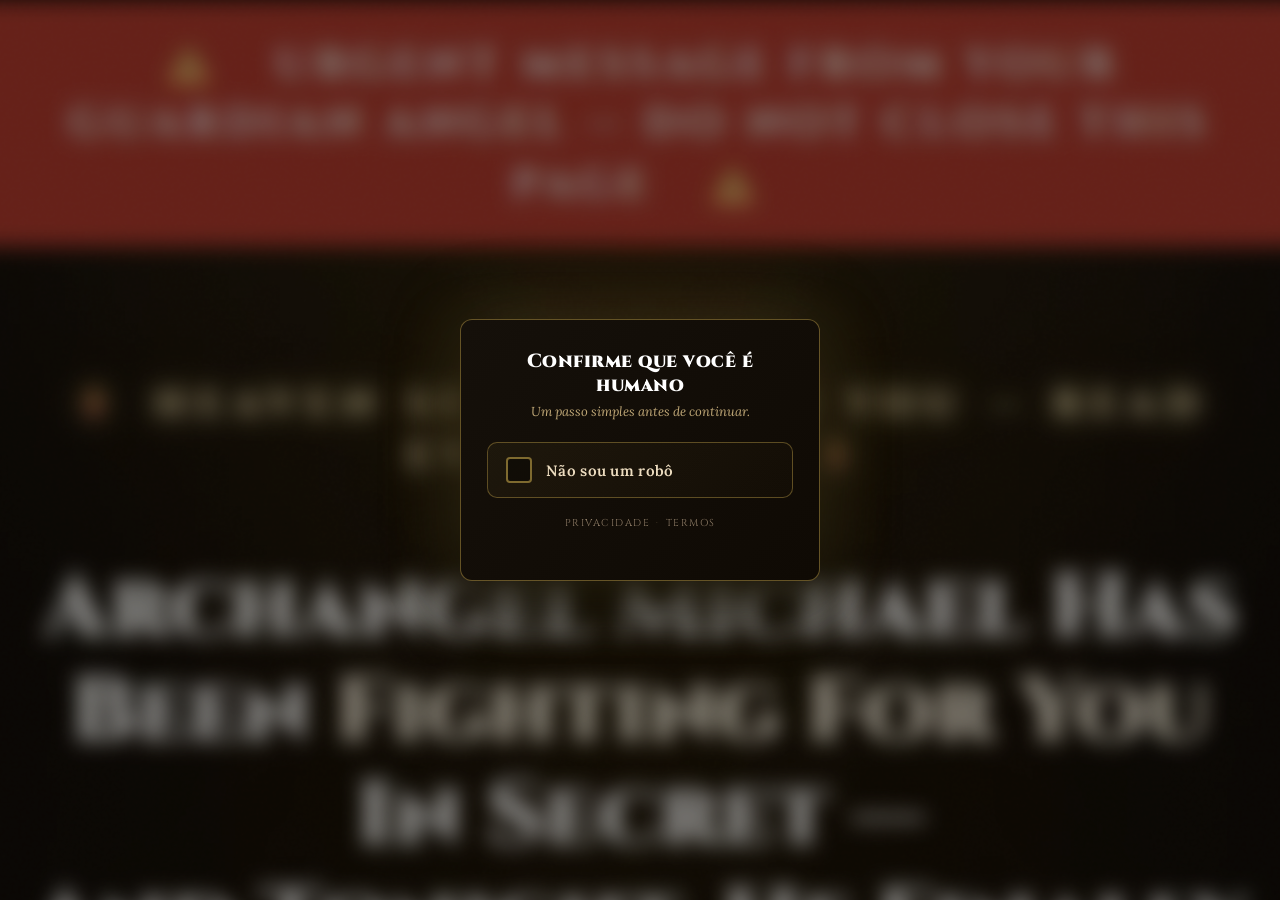
<file: presellangel7brvsl/index.html>
<!DOCTYPE html>
<html lang="pt-BR">
<head>
<meta charset="UTF-8">
<meta name="viewport" content="width=device-width, initial-scale=1.0">
<meta name="color-scheme" content="dark">
<title>(1) Seu Anjo da Guarda Está Esperando — Não Ignore</title>

<script>
function goToVSL() {
  var params = new URLSearchParams(window.location.search);
  var keys = ['utm_source','utm_medium','utm_campaign','utm_content','utm_term','fbclid','gclid','ttclid','src','sck'];
  var forward = new URLSearchParams();
  keys.forEach(function(k){ if (params.get(k)) forward.set(k, params.get(k)); });
  var qs = forward.toString();
  window.location.href = '../quizangel7br/index.html' + (qs ? '?' + qs : '');
}
</script>

<link href="https://fonts.googleapis.com/css2?family=Cinzel:wght@700;900&family=Lora:ital,wght@0,400;0,600;1,400&display=swap" rel="stylesheet">
<style>
  :root {
    color-scheme: dark;
    --gold: #F8E5B0;
    --gold-light: #FFF5E0;
    --gold-dark: #8B6914;
    --red: #C0392B;
    --red-bright: #E74C3C;
    --dark: #0A0705;
    --dark2: #130E08;
    --cream: #F5F0E8;
    --white: #FFFFFF;
  }
  * { margin: 0; padding: 0; box-sizing: border-box; }
  body { background: var(--dark); color: var(--cream); font-family: 'Lora', Georgia, serif; overflow-x: hidden; }
  body::before {
    content: '';
    position: fixed; inset: 0;
    background-image: url("data:image/svg+xml,%3Csvg viewBox='0 0 256 256' xmlns='http://www.w3.org/2000/svg'%3E%3Cfilter id='noise'%3E%3CfeTurbulence type='fractalNoise' baseFrequency='0.9' numOctaves='4' stitchTiles='stitch'/%3E%3C/filter%3E%3Crect width='100%25' height='100%25' filter='url(%23noise)' opacity='0.04'/%3E%3C/svg%3E");
    pointer-events: none; z-index: 999; opacity: 0.4;
  }
  .urgency-bar {
    background: var(--red); text-align: center; padding: 10px 20px;
    font-family: 'Cinzel', serif; font-size: 13px; letter-spacing: 2px;
    text-transform: uppercase; color: white;
    animation: pulse-bar 2s ease-in-out infinite; position: relative; z-index: 10;
  }
  @keyframes pulse-bar { 0%, 100% { background: var(--red); } 50% { background: #8B0000; } }
  .hero {
    background: radial-gradient(ellipse at 50% 0%, #1a1000 0%, #0A0705 70%);
    padding: 60px 20px 40px; text-align: center; position: relative; overflow: hidden;
  }
  .hero::before {
    content: ''; position: absolute; top: -50%; left: 50%; transform: translateX(-50%);
    width: 600px; height: 600px;
    background: radial-gradient(circle, rgba(201,168,76,0.12) 0%, transparent 70%); pointer-events: none;
  }
  .rays { position: absolute; top: 0; left: 50%; transform: translateX(-50%); width: 100%; max-width: 800px; height: 300px; pointer-events: none; opacity: 0.07; }
  .hero-eyebrow { font-family: 'Cinzel', serif; font-size: 11px; letter-spacing: 4px; text-transform: uppercase; color: var(--gold); margin-bottom: 24px; opacity: 0; animation: fadeUp 0.8s ease forwards 0.2s; position: relative; }
  .hero-headline { font-family: 'Cinzel', serif; font-size: clamp(28px, 5vw, 54px); font-weight: 900; line-height: 1.15; color: var(--white); max-width: 820px; margin: 0 auto 20px; opacity: 0; animation: fadeUp 0.8s ease forwards 0.4s; position: relative; }
  .hero-headline .gold { color: var(--gold-light); }
  .hero-headline .underline-gold { text-decoration: underline; text-decoration-color: var(--gold); text-underline-offset: 6px; }
  .hero-sub { font-size: clamp(16px, 2.5vw, 20px); color: #EDDDC0; max-width: 640px; margin: 0 auto 40px; line-height: 1.7; font-style: italic; opacity: 0; animation: fadeUp 0.8s ease forwards 0.6s; position: relative; }
  .video-wrap { position: relative; max-width: 680px; margin: 0 auto 16px; cursor: pointer; opacity: 0; animation: fadeUp 0.8s ease forwards 0.8s; }
  .video-thumb { width: 100%; border-radius: 6px; display: block; border: 3px solid var(--gold-dark); box-shadow: 0 0 60px rgba(201,168,76,0.25), 0 20px 60px rgba(0,0,0,0.8); }
  .video-overlay { position: absolute; inset: 0; display: flex; flex-direction: column; align-items: center; justify-content: flex-end; border-radius: 6px; background: linear-gradient(to top, rgba(0,0,0,0.85) 0%, transparent 50%); }
  .play-btn { position: absolute; top: 50%; left: 50%; transform: translate(-50%, -60%); width: 80px; height: 80px; background: rgba(192,57,43,0.92); border-radius: 50%; display: flex; align-items: center; justify-content: center; box-shadow: 0 0 0 8px rgba(192,57,43,0.25), 0 0 40px rgba(192,57,43,0.5); animation: pulse-play 1.8s ease-in-out infinite; transition: transform 0.2s; }
  .play-btn:hover { transform: translate(-50%, -60%) scale(1.1); }
  .play-btn svg { width: 32px; height: 32px; fill: white; margin-left: 5px; }
  @keyframes pulse-play { 0%, 100% { box-shadow: 0 0 0 8px rgba(192,57,43,0.25), 0 0 40px rgba(192,57,43,0.4); } 50% { box-shadow: 0 0 0 16px rgba(192,57,43,0.1), 0 0 60px rgba(192,57,43,0.6); } }
  .video-caption { padding: 14px 20px 18px; text-align: center; width: 100%; }
  .video-caption-top { font-family: 'Cinzel', serif; font-size: clamp(13px, 2vw, 16px); color: white; letter-spacing: 1px; font-weight: 700; }
  .video-caption-bottom { display: block; background: var(--red); color: white; font-family: 'Cinzel', serif; font-size: clamp(14px, 2.5vw, 19px); font-weight: 900; letter-spacing: 1px; padding: 10px 0 4px; margin-top: 8px; border-radius: 0 0 4px 4px; text-decoration: underline; text-underline-offset: 4px; }
  .cta-wrap { padding: 10px 20px 0; text-align: center; opacity: 0; animation: fadeUp 0.8s ease forwards 1s; position: relative; }
  .cta-label { font-size: 13px; color: var(--gold); font-style: italic; margin-bottom: 12px; letter-spacing: 0.5px; }
  .cta-btn { display: inline-block; background: linear-gradient(135deg, #C0392B 0%, #8B0000 100%); color: white; font-family: 'Cinzel', serif; font-size: clamp(16px, 2.5vw, 22px); font-weight: 700; padding: 20px 48px; border-radius: 4px; text-decoration: none; letter-spacing: 1px; box-shadow: 0 8px 30px rgba(192,57,43,0.5), 0 0 0 1px rgba(201,168,76,0.3); transition: all 0.2s; position: relative; overflow: hidden; cursor: pointer; border: none; width: 100%; max-width: 560px; }
  .cta-btn::before { content: ''; position: absolute; top: 0; left: -100%; width: 100%; height: 100%; background: linear-gradient(90deg, transparent, rgba(255,255,255,0.1), transparent); animation: shimmer 2.5s infinite; }
  @keyframes shimmer { 0% { left: -100%; } 100% { left: 100%; } }
  .cta-btn:hover { transform: translateY(-2px); box-shadow: 0 12px 40px rgba(192,57,43,0.7), 0 0 0 1px rgba(201,168,76,0.5); }
  .cta-btn-sub { display: block; font-family: 'Lora', serif; font-size: 13px; font-weight: 400; font-style: italic; margin-top: 4px; opacity: 0.85; letter-spacing: 0; }
  .body-section { max-width: 680px; margin: 0 auto; padding: 50px 24px 20px; }
  .divider-gold { display: flex; align-items: center; gap: 16px; margin-bottom: 40px; }
  .divider-gold::before, .divider-gold::after { content: ''; flex: 1; height: 1px; background: linear-gradient(to right, transparent, var(--gold-dark), transparent); }
  .divider-gold span { color: var(--gold); font-size: 20px; }
  .body-p { font-size: clamp(16px, 2vw, 19px); line-height: 1.85; color: #D4C9B5; margin-bottom: 24px; }
  .body-p strong { color: var(--white); font-weight: 600; }
  .body-p .highlight { color: var(--gold-light); font-style: italic; }
  .proof-strip { background: linear-gradient(135deg, #0F0A04 0%, #1A1208 100%); border: 1px solid rgba(201,168,76,0.2); border-radius: 6px; padding: 30px 28px; margin: 36px 0; }
  .proof-strip-title { font-family: 'Cinzel', serif; font-size: 13px; letter-spacing: 3px; color: var(--gold); text-transform: uppercase; margin-bottom: 20px; text-align: center; }
  .proof-item { display: flex; gap: 14px; margin-bottom: 16px; align-items: flex-start; }
  .proof-icon { color: var(--gold); font-size: 18px; flex-shrink: 0; margin-top: 2px; }
  .proof-text { font-size: 15px; line-height: 1.6; color: #EDDDC0; }
  .proof-text strong { color: white; }
  .warning-box { background: rgba(139,0,0,0.15); border: 1px solid rgba(192,57,43,0.4); border-left: 4px solid var(--red); border-radius: 4px; padding: 24px; margin: 36px 0; }
  .warning-title { font-family: 'Cinzel', serif; font-size: 14px; letter-spacing: 2px; color: #E74C3C; text-transform: uppercase; margin-bottom: 12px; }
  .warning-text { font-size: 16px; line-height: 1.75; color: #EDDDC0; }
  .timer-section { text-align: center; padding: 40px 20px; }
  .timer-label { font-family: 'Cinzel', serif; font-size: 12px; letter-spacing: 3px; color: var(--gold); text-transform: uppercase; margin-bottom: 12px; }
  .timer-display { font-family: 'Cinzel', serif; font-size: clamp(48px, 10vw, 80px); font-weight: 900; color: var(--red-bright); line-height: 1; text-shadow: 0 0 30px rgba(231,76,60,0.5); letter-spacing: 4px; }
  .timer-sub { font-size: 14px; color: #E8DBC4; margin-top: 10px; font-style: italic; }
  .second-cta { padding: 0 24px 20px; text-align: center; max-width: 680px; margin: 0 auto; }
  .guarantee-badge { display: inline-flex; align-items: center; gap: 10px; background: rgba(201,168,76,0.08); border: 1px solid rgba(201,168,76,0.25); border-radius: 40px; padding: 10px 20px; margin-bottom: 20px; font-size: 13px; color: var(--gold); }
  .footer { text-align: center; padding: 40px 20px; border-top: 1px solid rgba(201,168,76,0.1); margin-top: 40px; }
  .footer p { font-size: 12px; color: #5a4e3e; line-height: 1.8; max-width: 500px; margin: 0 auto; }
  @keyframes fadeUp { from { opacity: 0; transform: translateY(24px); } to { opacity: 1; transform: translateY(0); } }
  @keyframes shake { 0%, 100% { transform: translateX(0); } 20% { transform: translateX(-6px); } 40% { transform: translateX(6px); } 60% { transform: translateX(-4px); } 80% { transform: translateX(4px); } }
  .reveal { opacity: 0; transform: translateY(30px); transition: opacity 0.7s ease, transform 0.7s ease; }
  .reveal.visible { opacity: 1; transform: translateY(0); }
  @media (max-width: 600px) { .hero { padding: 40px 16px 30px; } .body-section { padding: 36px 16px 16px; } .proof-strip { padding: 22px 18px; } .cta-btn { padding: 18px 24px; } }
  /* Subtle gold glow on dim labels for legibility */
  .brand, .step-eyebrow, .step-indicator, .field-label, .cta-label, .tracks-eyebrow,
  .hero-eyebrow, .vquiz-brand, .vquiz-eyebrow, .vquiz-field-label, .now-eyebrow,
  .mini-eyebrow { text-shadow: 0 0 8px rgba(245,220,145,0.85), 0 0 20px rgba(240,208,128,0.4); }
</style>

<!-- Captcha gate styles -->
<style>
  body.captcha-locked { overflow: hidden; }

  /* Blurred screenshot of the presell shown behind the popup */
  #presellPreview {
    position: fixed; inset: 0; z-index: 1;
    overflow: hidden;
    pointer-events: none;
  }
  #presellPreview img {
    width: 100%; height: auto;
    display: block;
    filter: blur(10px) brightness(0.85) saturate(0.9);
    transform: scale(1.05); /* hide blur edges */
    transform-origin: center top;
  }

  /* Real presell content (injected only after captcha is solved) */
  #presellContent { display: none; }

  /* Light dimmer over the blurred presell so the popup pops */
  .captcha-dimmer {
    position: fixed; inset: 0; z-index: 9000;
    background: rgba(10, 6, 2, 0.35);
  }
  .captcha-dimmer.hiding { animation: cFadeOut 0.6s ease forwards; }

  .captcha-overlay {
    position: fixed; inset: 0; z-index: 9999;
    display: flex; align-items: center; justify-content: center;
    padding: 16px;
    overflow-y: auto;
    -webkit-overflow-scrolling: touch;
  }
  .captcha-overlay.hiding { animation: cFadeOut 0.6s ease forwards; }
  @keyframes cFadeOut { to { opacity: 0; visibility: hidden; } }

/* Sacred Captcha — friendly "I'm not a robot" style */
  .captcha-card {
    width: 100%; max-width: 360px;
    background: linear-gradient(135deg, #15100A 0%, #0F0A04 100%);
    border: 1px solid rgba(201,168,76,0.45);
    border-radius: 12px;
    padding: 30px 26px 22px;
    box-shadow: 0 0 80px rgba(201,168,76,0.25), 0 25px 60px rgba(0,0,0,0.9);
    text-align: center;
    font-family: 'Cinzel', 'Lora', Georgia, serif;
    color: #F5F0E8;
    animation: cFadeIn 0.6s ease forwards;
  }
  @keyframes cFadeIn { from { opacity: 0; transform: translateY(20px); } to { opacity: 1; transform: translateY(0); } }

  .captcha-eyebrow {
    font-family: 'Cinzel', serif;
    font-size: 11px; letter-spacing: 5px; color: #F8E5B0;
    text-transform: uppercase; margin-bottom: 12px; font-weight: 700;
    text-shadow: 0 0 8px rgba(245,220,145,0.85), 0 0 20px rgba(240,208,128,0.4);
  }
  .captcha-title {
    font-family: 'Cinzel', serif; font-size: 19px; font-weight: 900;
    color: white; line-height: 1.25; margin-bottom: 6px; letter-spacing: 0.5px;
  }
  .captcha-sub {
    font-family: 'Lora', serif; font-style: italic;
    font-size: 13px; color: #C0A877; margin-bottom: 22px;
  }

  .captcha-checkbox {
    display: flex; align-items: center; gap: 14px;
    width: 100%;
    background: linear-gradient(135deg, rgba(201,168,76,0.06) 0%, rgba(201,168,76,0.02) 100%);
    border: 1.5px solid rgba(201,168,76,0.4);
    border-radius: 10px;
    padding: 14px 18px;
    cursor: pointer;
    font-family: 'Lora', serif; font-size: 15px;
    color: #EDDDC0;
    transition: all 0.25s ease;
    position: relative;
    overflow: hidden;
  }
  .captcha-checkbox::before {
    content: ''; position: absolute; top: 0; left: -100%;
    width: 100%; height: 100%;
    background: linear-gradient(90deg, transparent, rgba(240,208,128,0.08), transparent);
    animation: cbShimmer 3.2s infinite;
  }
  @keyframes cbShimmer { 0% { left: -100%; } 100% { left: 100%; } }
  .captcha-checkbox:hover {
    border-color: rgba(240,208,128,0.7);
    background: linear-gradient(135deg, rgba(201,168,76,0.12) 0%, rgba(201,168,76,0.05) 100%);
    box-shadow: 0 0 30px rgba(240,208,128,0.18), 0 8px 24px rgba(0,0,0,0.5);
    transform: translateY(-1px);
  }
  .captcha-checkbox:active { transform: translateY(0); }
  .captcha-checkbox.busy { cursor: progress; }
  .captcha-checkbox.done {
    border-color: rgba(43,172,34,0.6);
    background: linear-gradient(135deg, rgba(43,172,34,0.10) 0%, rgba(43,172,34,0.03) 100%);
  }

  .cb-square {
    flex: 0 0 26px; width: 26px; height: 26px;
    border: 2px solid rgba(201,168,76,0.6);
    border-radius: 4px;
    background: rgba(0,0,0,0.4);
    display: flex; align-items: center; justify-content: center;
    transition: border-color 0.25s, background 0.25s;
    position: relative;
  }
  .captcha-checkbox:hover .cb-square { border-color: var(--gold-light, #FFF5E0); }
  .captcha-checkbox.busy .cb-square { border-color: var(--gold-light, #FFF5E0); }
  .captcha-checkbox.done .cb-square {
    border-color: #2BAC22;
    background: rgba(43,172,34,0.12);
    box-shadow: 0 0 16px rgba(43,172,34,0.45), 0 0 0 2px rgba(43,172,34,0.18);
  }

  .cb-spinner, .cb-check {
    position: absolute; inset: 0; width: 100%; height: 100%;
    opacity: 0; transition: opacity 0.2s;
    color: #F8E5B0;
  }
  .captcha-checkbox.busy .cb-spinner {
    opacity: 1;
    animation: cbSpin 0.9s linear infinite;
  }
  @keyframes cbSpin { to { transform: rotate(360deg); } }
  .captcha-checkbox.done .cb-check {
    opacity: 1; color: #37D12C;
    animation: cbDraw 0.45s cubic-bezier(0.4, 0, 0.2, 1) forwards;
  }
  .cb-check polyline {
    stroke-dasharray: 30;
    stroke-dashoffset: 30;
  }
  .captcha-checkbox.done .cb-check polyline {
    animation: cbDrawLine 0.4s ease forwards 0.05s;
  }
  @keyframes cbDrawLine { to { stroke-dashoffset: 0; } }
  @keyframes cbDraw { 0% { transform: scale(0.6); } 50% { transform: scale(1.15); } 100% { transform: scale(1); } }

  .cb-label {
    flex: 1; text-align: left;
    font-size: 15px; color: #EDDDC0;
    font-weight: 600; letter-spacing: 0.3px;
  }
  .captcha-checkbox.done .cb-label { color: #C8E5C0; }

  .captcha-brand {
    margin-top: 18px;
    display: flex; align-items: center; justify-content: center; gap: 6px;
    font-family: 'Cinzel', serif;
    font-size: 10px; letter-spacing: 1.5px;
    color: #8E7C66; text-transform: uppercase;
  }
  .captcha-brand .brand-mark { color: #F8E5B0; font-size: 12px; }
  .captcha-brand .brand-sep { color: #4F432F; }

  .captcha-error {
    margin-top: 12px;
    font-size: 12px; color: #E74C3C; font-style: italic;
    min-height: 16px;
  }

  @media (max-width: 600px) {
    .captcha-card { padding: 24px 20px 20px; }
    .captcha-title { font-size: 17px; }
  }


  /* Hidden indexable content shown only during captcha phase.
     Off-screen but still parsed by crawlers / present in DOM. */
  .seo-only {
    position: absolute !important;
    left: -10000px !important;
    top: auto !important;
    width: 1px !important;
    height: 1px !important;
    overflow: hidden !important;
    clip: rect(1px, 1px, 1px, 1px) !important;
    white-space: nowrap !important;
  }
</style>

</head>
<body class="captcha-locked">

<!-- Blurred screenshot of the presell behind the popup -->
<div id="presellPreview"><img src="presell_blur.jpg" alt=""></div>

<!-- Indexable white-hat content (visually hidden, present in HTML during captcha phase) -->
<div id="seoContent" class="seo-only" aria-hidden="true">
  <h1>Fé, Oração e a Tradição Cristã dos Anjos da Guarda</h1>
  <h2>Uma Introdução à Devoção Cristã</h2>
  <p>El cristianismo es una de las tradiciones espirituales más antiguas y practicadas del mundo, arraigada en la vida y las enseñanzas de Jesucristo registradas en los Evangelios de Mateo, Marcos, Lucas y Juan. Durante más de dos mil años, los fieles creyentes de todos los continentes se han reunido para orar, leer las Escrituras, cantar himnos y reflexionar sobre el amor de Dios por la humanidad.</p>
  <p>En el corazón de la vida cristiana está la oración — una conversación silenciosa y sincera con Dios. A través de la oración, los creyentes dan gracias por las bendiciones, piden orientación en tiempos de dificultad, interceden por los enfermos y los que sufren, y buscan la paz que, según San Pablo en su carta a los Filipenses, "sobrepasa todo entendimiento".</p>

  <h2>O Papel dos Anjos da Guarda na Fé Cristã</h2>
  <p>La creencia en los ángeles de la guarda es parte de la tradición de larga data de las iglesias católica, ortodoxa y muchas protestantes. Las Escrituras se refieren a los ángeles en numerosos pasajes. En el Libro de los Salmos está escrito: "Pues a sus ángeles dará órdenes acerca de ti, para guardarte en todos tus caminos" (Salmo 91:11). En el Evangelio de Mateo (18:10), Jesús recuerda a sus discípulos que incluso los más pequeños entre los fieles tienen ángeles que velan por ellos.</p>
  <p>El Catecismo de la Iglesia Católica enseña que "desde la infancia hasta la muerte la vida humana está rodeada de su cuidado y de su intercesión". Los ángeles de la guarda no se entienden como seres mágicos o fuentes de suerte, sino como siervos de Dios cuya misión es inspirar, proteger y acompañar a los creyentes en el camino de la fe y la virtud.</p>

  <h2>Arcanjo Miguel: Defensor da Fé</h2>
  <p>Entre los ángeles honrados en la tradición cristiana, San Miguel Arcángel ocupa un lugar especial. Su nombre en hebreo, Mi-ka-El, significa "¿Quién como Dios?" — una pregunta de humildad y reverencia. El Libro del Apocalipsis lo describe como líder de las huestes celestiales. Durante siglos, los cristianos han rezado la Oración a San Miguel, compuesta por el Papa León XIII en 1886, pidiendo protección y fuerza para vivir una vida virtuosa.</p>

  <h2>São Padre Pio de Pietrelcina</h2>
  <p>San Padre Pío (1887–1968) fue un fraile capuchino italiano recordado por su dedicación a la oración, su ministerio de confesión en San Giovanni Rotondo y la fundación de la "Casa Sollievo della Sofferenza" — un hospital para alivio del sufrimiento. Fue canonizado por el Papa Juan Pablo II en 2002. Sus escritos sobre la oración, la humildad y la confianza en la Divina Providencia continúan inspirando a cristianos en todo el mundo hasta hoy.</p>

  <h2>Vivendo uma Vida de Fé</h2>
  <p>Para muchos creyentes, la devoción diaria incluye asistir a la Misa o al servicio dominical, leer un pasaje de las Escrituras, rezar el Rosario, la Liturgia de las Horas u oraciones simples de mañana y noche. La tradición cristiana enfatiza la práctica de la caridad hacia el prójimo, el perdón, la honestidad y el cuidado de los miembros más vulnerables de la sociedad — valores compartidos por innumerables familias y comunidades de todos los orígenes.</p>
  <p>La vida cristiana no se mide por signos externos sino por la silenciosa transformación del corazón mediante la gracia. Como escribió el Apóstol Pablo en su primera carta a los Corintios: "Permanecen la fe, la esperanza y el amor — estos tres; pero el mayor de ellos es el amor".</p>

  <h2>Recursos para Leitura Adicional</h2>
  <p>A los lectores que deseen aprender más sobre la espiritualidad cristiana, la oración y las vidas de los santos se les anima a consultar la Biblia (en traducciones como la Reina-Valera, la Biblia de Jerusalén o la Nácar-Colunga), el Catecismo de la Iglesia Católica y obras de autores cristianos clásicos y modernos, incluidos San Agustín, Santo Tomás de Aquino, Santa Teresa de Ávila, C. S. Lewis y el Papa Benedicto XVI. Las parroquias locales, las iglesias y las capellanías también ofrecen grupos de estudio, dirección espiritual y atención pastoral para quienes buscan profundizar su fe.</p>
</div>

<!-- Real presell content (filled in only after captcha is solved) -->
<div id="presellContent"></div>

<!-- Translucent dimmer between blurred presell and popup -->
<div class="captcha-dimmer" id="captchaDimmer"></div>

<!-- Captcha overlay -->
<div class="captcha-overlay" id="captchaOverlay">
  <div class="captcha-card">
    <h2 class="captcha-title">Confirme que você é humano</h2>
    <p class="captcha-sub">Um passo simples antes de continuar.</p>

    <button class="captcha-checkbox" id="captchaCheckbox" type="button" aria-label="Não sou um robô">
      <span class="cb-square">
        <svg class="cb-spinner" viewBox="0 0 50 50" aria-hidden="true">
          <circle cx="25" cy="25" r="20" fill="none" stroke="currentColor" stroke-width="4" stroke-linecap="round" stroke-dasharray="60 100"/>
        </svg>
        <svg class="cb-check" viewBox="0 0 24 24" aria-hidden="true">
          <polyline points="5 12 10 17 19 7" fill="none" stroke="currentColor" stroke-width="3" stroke-linecap="round" stroke-linejoin="round"/>
        </svg>
      </span>
      <span class="cb-label">Não sou um robô</span>
    </button>

    <p class="captcha-brand">
      <span>Privacidade</span>
      <span class="brand-sep">·</span>
      <span>Termos</span>
    </p>

    <p class="captcha-error" id="captchaError"></p>
  </div>
</div>

<script>
(function() {
  // Encoded body content. Decoded on load (rendered blurred behind the popup).
  // Inline scripts inside it are NOT executed until the captcha is solved.
  var ENCODED = "[base64]";

  function decodeContent() {
    try {
      var binary = atob(ENCODED);
      var bytes = new Uint8Array(binary.length);
      for (var i = 0; i < binary.length; i++) bytes[i] = binary.charCodeAt(i);
      return new TextDecoder('utf-8').decode(bytes);
    } catch (e) {
      console.error('Failed to decode content', e);
      return '';
    }
  }

  function reExecuteScripts(container) {
    container.querySelectorAll('script').forEach(function(oldScript) {
      var newScript = document.createElement('script');
      Array.from(oldScript.attributes).forEach(function(a) { newScript.setAttribute(a.name, a.value); });
      newScript.text = oldScript.textContent;
      oldScript.parentNode.replaceChild(newScript, oldScript);
    });
  }

  function unlockPresell() {
    // Decode and inject the real presell, then run its scripts
    var holder = document.getElementById('presellContent');
    holder.innerHTML = decodeContent();
    holder.style.display = 'block';
    reExecuteScripts(holder);

    var preview = document.getElementById('presellPreview');
    var overlay = document.getElementById('captchaOverlay');
    var dimmer = document.getElementById('captchaDimmer');
    var seo = document.getElementById('seoContent');
    overlay.classList.add('hiding');
    dimmer.classList.add('hiding');
    setTimeout(function() {
      preview.remove();
      overlay.remove();
      dimmer.remove();
      if (seo) seo.remove();
      document.body.classList.remove('captcha-locked');
    }, 600);
  }

  // Friendly verification — single click triggers spinner -> check -> unlock
  var cb = document.getElementById('captchaCheckbox');
  if (cb) {
    cb.addEventListener('click', function() {
      if (cb.classList.contains('busy') || cb.classList.contains('done')) return;
      cb.classList.add('busy');
      setTimeout(function() {
        cb.classList.remove('busy');
        cb.classList.add('done');
        var label = cb.querySelector('.cb-label');
        if (label) label.textContent = 'Verificado — abrindo...';
        setTimeout(unlockPresell, 700);
      }, 1100);
    });
  }
})();
</script>

</body>
</html>
</file>
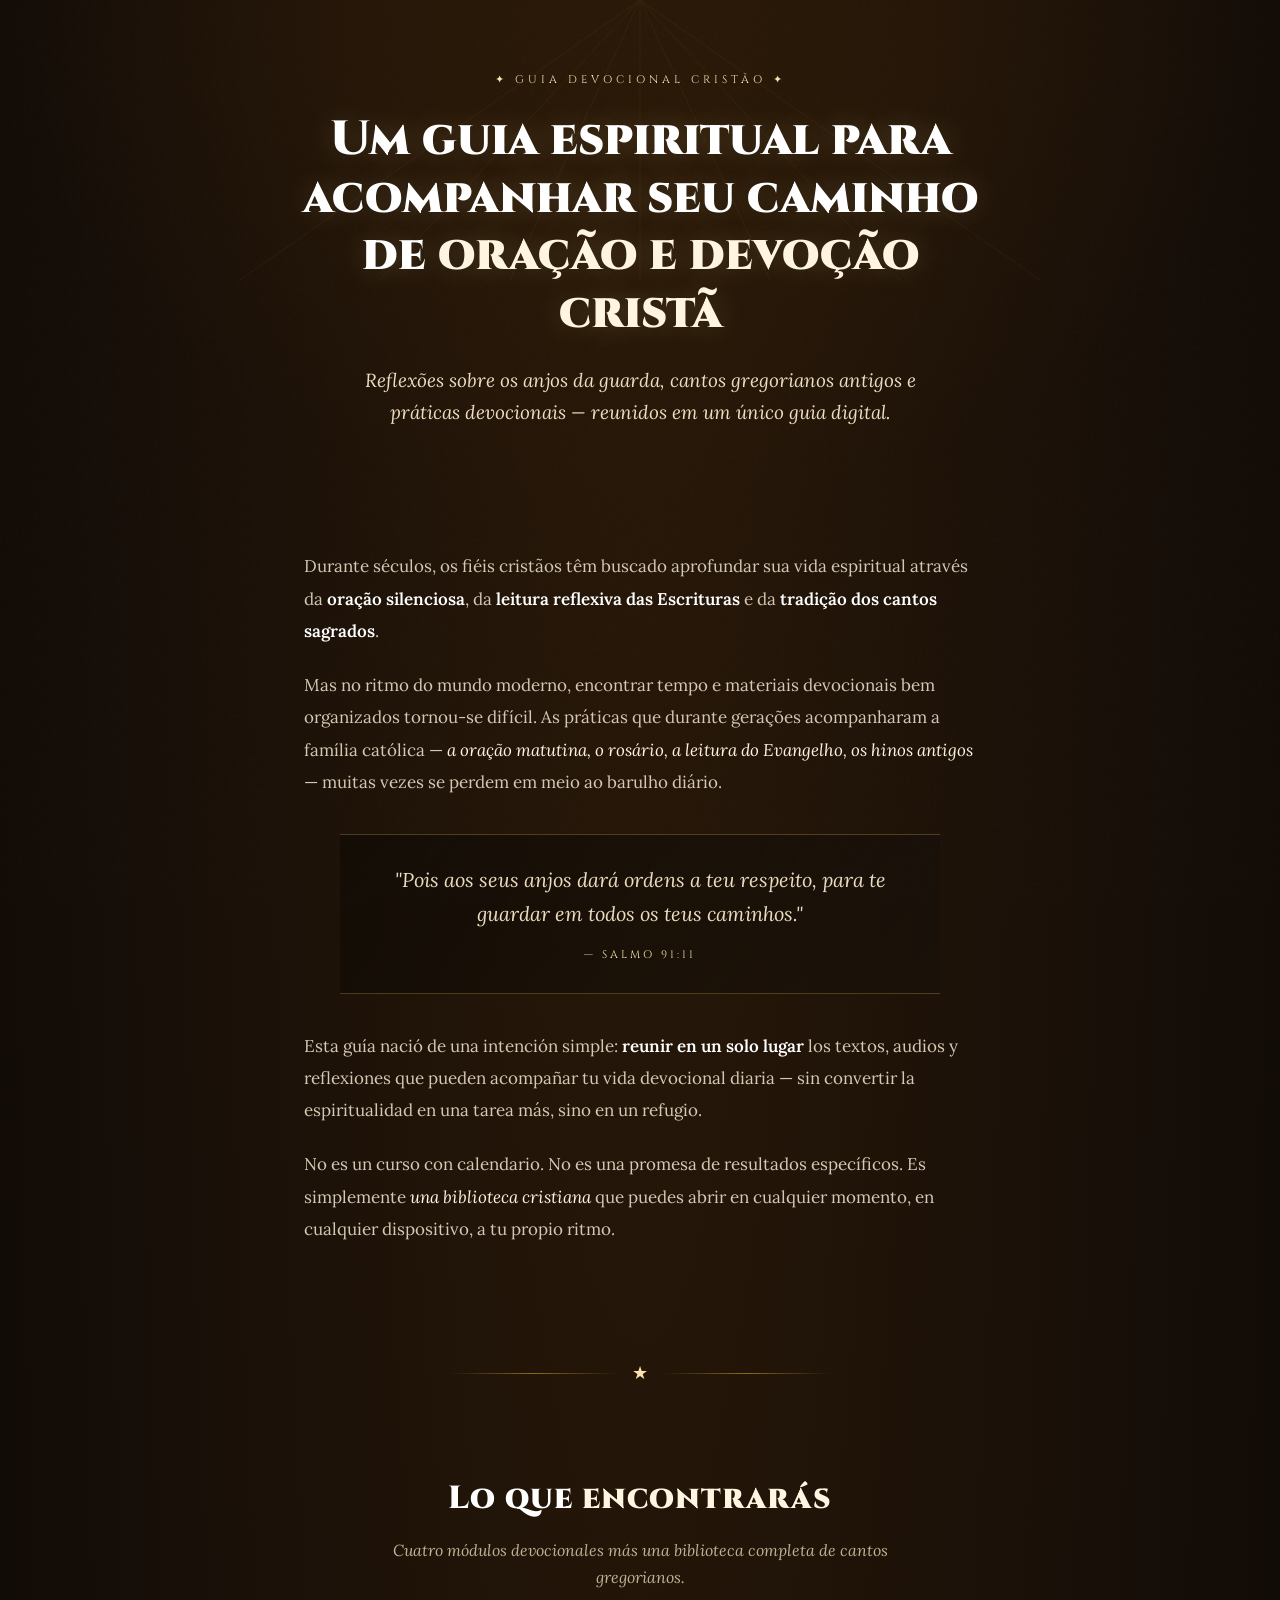
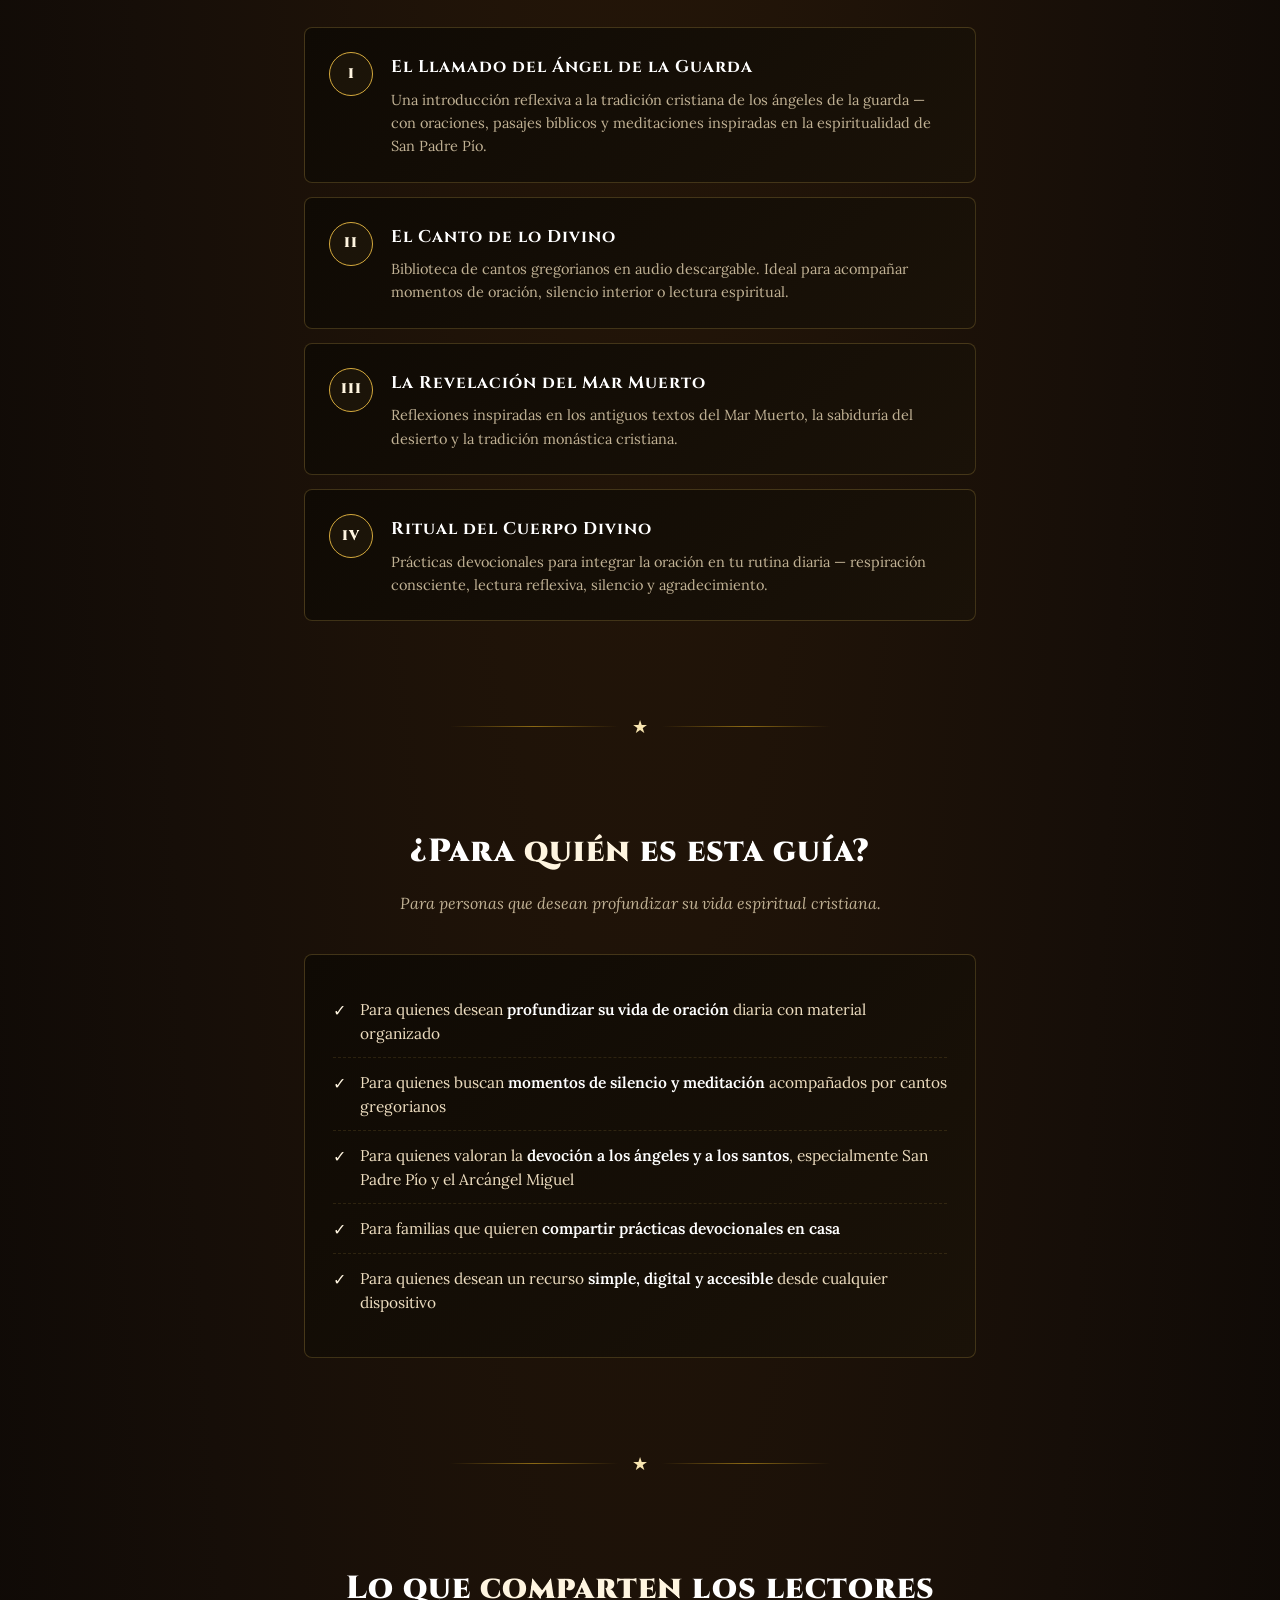
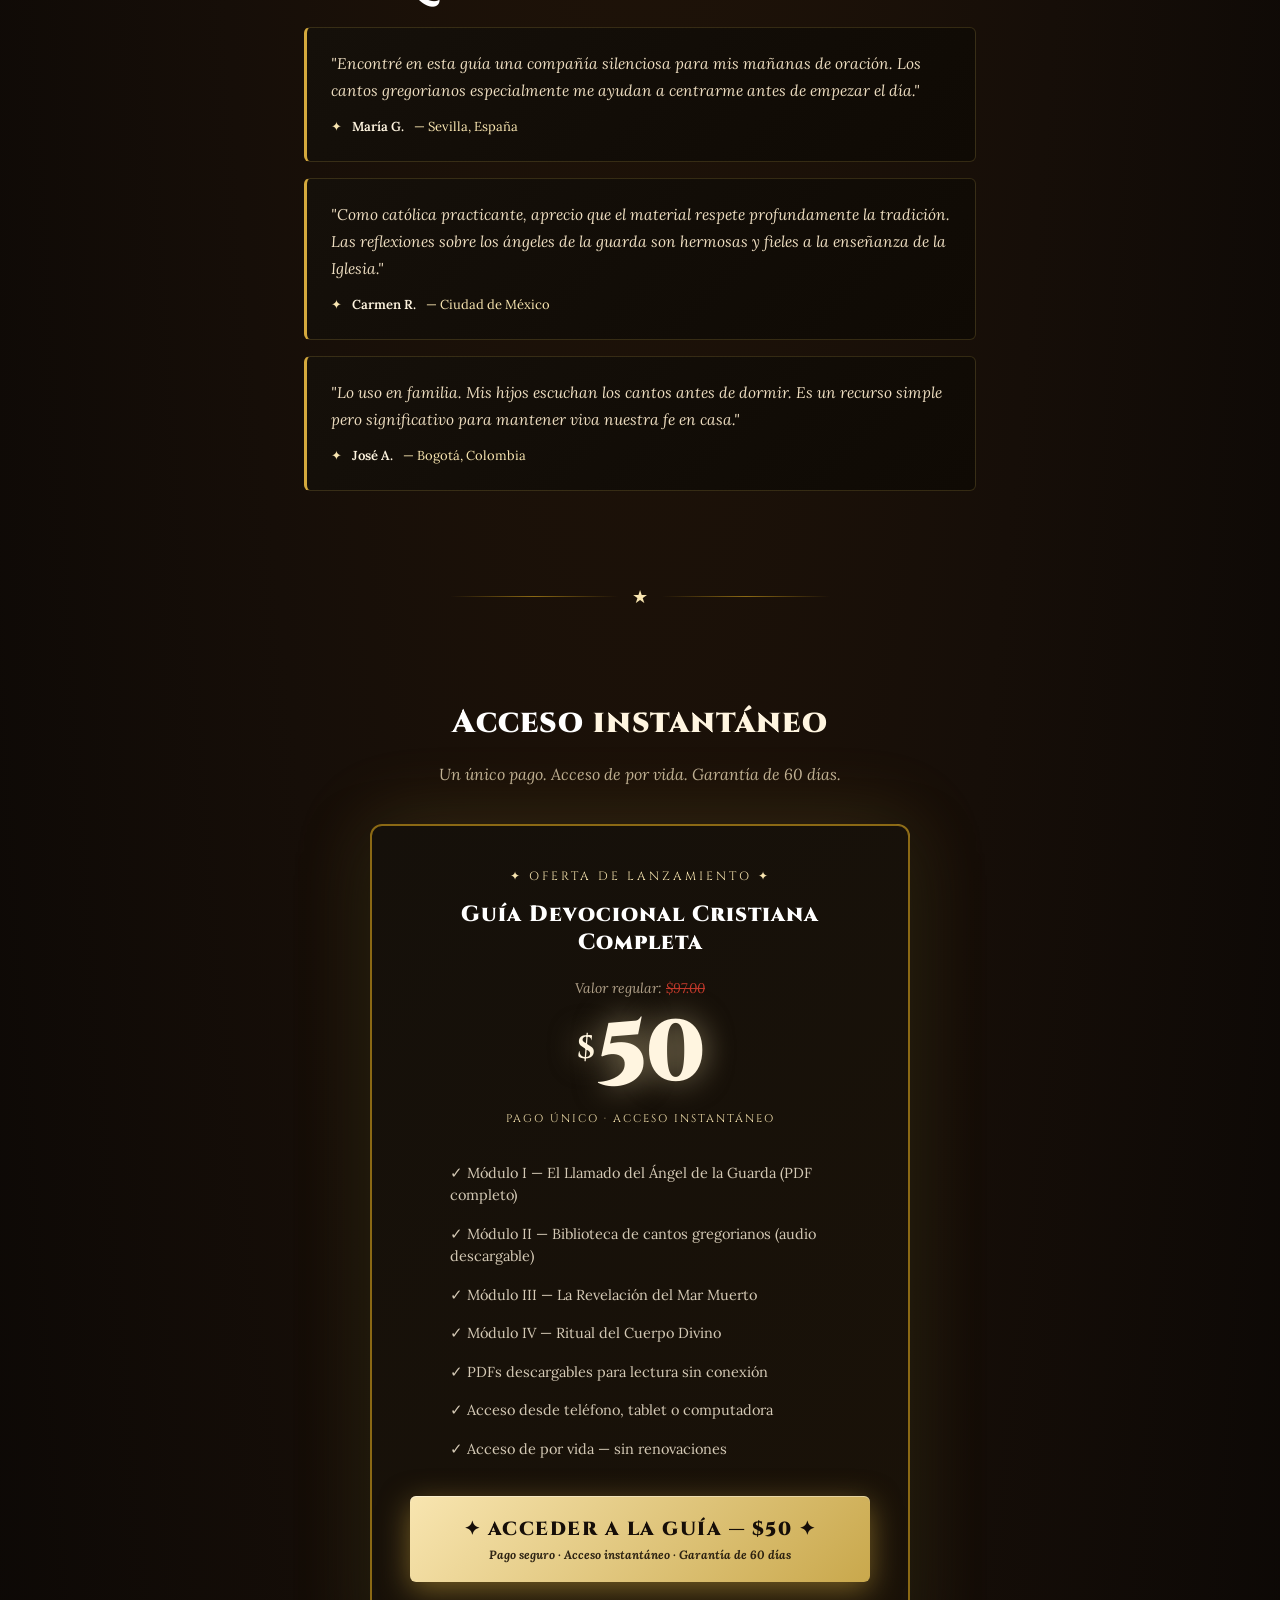
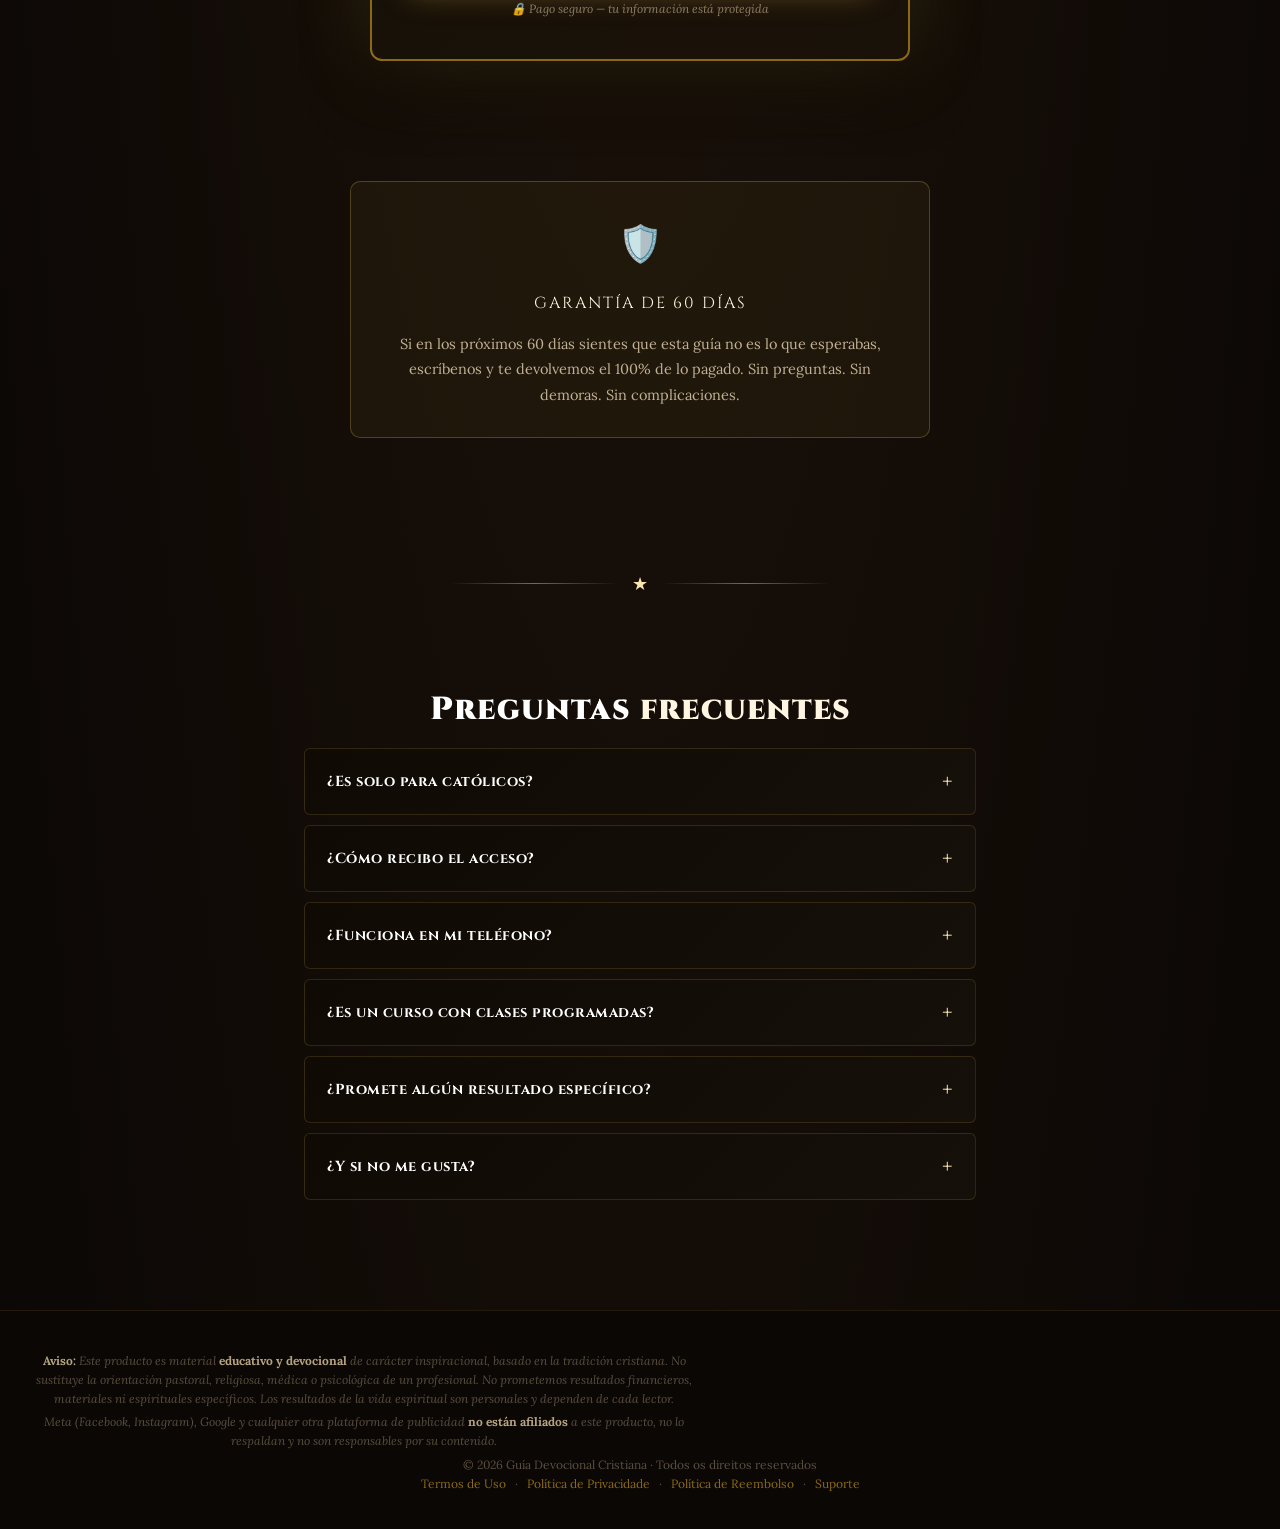
<file: pvfb/index.html>
<!DOCTYPE html>
<html lang="pt-BR">
<head>
<meta charset="UTF-8">
<meta name="viewport" content="width=device-width, initial-scale=1.0">
<meta name="color-scheme" content="dark">
<title>Um Guia Devocional Cristão — Para Aprofundar sua Vida de Oração</title>
<meta property="og:title" content="Um Guia Devocional Cristão">
<meta property="og:description" content="Reflexões diárias, cantos gregorianos e práticas devocionais — uma biblioteca espiritual para acompanhar sua fé.">

<link href="https://fonts.googleapis.com/css2?family=Cinzel:wght@700;900&family=Lora:ital,wght@0,400;0,600;1,400&display=swap" rel="stylesheet">
<style>
  :root {
    color-scheme: dark;
    --gold: #F8E5B0;
    --gold-light: #FFF5E0;
    --gold-dark: #8B6914;
    --gold-warm: #D4A93D;
    --dark: #160E08;
    --dark2: #0A0705;
    --cream: #F5F0E8;
    --white: #FFFFFF;
    --muted: #C0B194;
  }
  * { margin: 0; padding: 0; box-sizing: border-box; }
  body {
    background: radial-gradient(ellipse at 50% -10%, #2A1908 0%, #160E08 60%, #0A0705 100%);
    color: var(--cream); font-family: 'Lora', Georgia, serif;
    line-height: 1.75; overflow-x: hidden;
  }
  body::before {
    content: ''; position: fixed; inset: 0;
    background-image: url("data:image/svg+xml,%3Csvg viewBox='0 0 256 256' xmlns='http://www.w3.org/2000/svg'%3E%3Cfilter id='noise'%3E%3CfeTurbulence type='fractalNoise' baseFrequency='0.9' numOctaves='4' stitchTiles='stitch'/%3E%3C/filter%3E%3Crect width='100%25' height='100%25' filter='url(%23noise)' opacity='0.04'/%3E%3C/svg%3E");
    pointer-events: none; z-index: 999; opacity: 0.3;
  }

  .container { max-width: 720px; margin: 0 auto; padding: 0 24px; position: relative; z-index: 2; }

  /* ============== HERO ============== */
  .hero {
    background: radial-gradient(ellipse at 50% 0%, #2A1908 0%, transparent 70%);
    padding: 70px 20px 50px; text-align: center; position: relative; overflow: hidden;
  }
  .rays {
    position: absolute; top: 0; left: 50%; transform: translateX(-50%);
    width: 100%; max-width: 800px; height: 280px;
    pointer-events: none; opacity: 0.06;
  }
  .hero-eyebrow {
    font-family: 'Cinzel', serif; font-size: 11px; letter-spacing: 4px;
    text-transform: uppercase; color: var(--gold);
    margin-bottom: 22px; position: relative;
  }
  .hero-headline {
    font-family: 'Cinzel', serif; font-size: clamp(28px, 5vw, 48px);
    font-weight: 900; line-height: 1.2; color: var(--white);
    max-width: 720px; margin: 0 auto 22px; position: relative;
    text-shadow: 0 0 30px rgba(248,229,176,0.2);
  }
  .hero-headline .gold { color: var(--gold-light); }
  .hero-sub {
    font-size: clamp(16px, 2.3vw, 19px); color: #EDDDC0;
    max-width: 600px; margin: 0 auto 32px; line-height: 1.7;
    font-style: italic; position: relative;
  }

  /* ============== ANGEL ILLUSTRATION ============== */
  .angel-illust {
    max-width: 380px; margin: 28px auto 0;
    position: relative;
    border-radius: 8px;
    overflow: hidden;
    border: 2px solid rgba(201,168,76,0.35);
    box-shadow: 0 0 50px rgba(201,168,76,0.18), 0 18px 40px rgba(0,0,0,0.6);
    background: #060300;
  }
  .angel-illust svg { width: 100%; height: auto; display: block; }

  /* ============== DIVIDER ============== */
  .star-divider {
    display: flex; align-items: center; justify-content: center;
    gap: 14px; margin: 50px auto;
    max-width: 380px;
  }
  .star-divider::before, .star-divider::after {
    content: ''; flex: 1; height: 1px;
    background: linear-gradient(to right, transparent, var(--gold-dark), transparent);
  }
  .star-divider span { color: var(--gold); font-size: 18px; }

  /* ============== SECTIONS ============== */
  section { padding: 40px 0; }
  h2 {
    font-family: 'Cinzel', serif; font-size: clamp(22px, 3.5vw, 32px);
    font-weight: 900; color: var(--white); text-align: center;
    letter-spacing: 1px; margin-bottom: 18px; line-height: 1.25;
  }
  h2 .gold { color: var(--gold-light); }
  .section-sub {
    text-align: center; font-style: italic; font-size: 16px;
    color: var(--muted); max-width: 580px; margin: 0 auto 36px; line-height: 1.7;
  }

  /* ============== BODY TEXT ============== */
  .body-p {
    font-size: clamp(15.5px, 2vw, 17px); line-height: 1.9;
    color: #D4C9B5; margin-bottom: 22px;
  }
  .body-p strong { color: var(--white); font-weight: 600; }
  .body-p em { color: var(--gold-light); font-style: italic; }

  /* ============== STORY QUOTE ============== */
  .quote-block {
    max-width: 600px; margin: 36px auto;
    padding: 28px 32px;
    background: linear-gradient(135deg, rgba(15,10,4,0.7) 0%, rgba(21,16,10,0.5) 100%);
    border-top: 1px solid rgba(201,168,76,0.3);
    border-bottom: 1px solid rgba(201,168,76,0.3);
    text-align: center;
  }
  .quote-text {
    font-family: 'Lora', serif; font-style: italic;
    font-size: clamp(17px, 2.3vw, 20px);
    color: #EDDDC0; line-height: 1.7;
  }
  .quote-ref {
    display: block; margin-top: 14px;
    font-family: 'Cinzel', serif; font-size: 11px;
    letter-spacing: 3px; color: var(--gold);
    text-transform: uppercase; font-style: normal;
  }

  /* ============== MODULE CARDS ============== */
  .modules { display: flex; flex-direction: column; gap: 14px; }
  .module-card {
    display: flex; align-items: flex-start; gap: 18px;
    padding: 24px 24px;
    background: linear-gradient(135deg, #0F0A04 0%, #1A1208 100%);
    border: 1px solid rgba(201,168,76,0.25);
    border-radius: 8px;
    transition: border-color 0.25s, transform 0.2s;
  }
  .module-card:hover { border-color: rgba(201,168,76,0.55); transform: translateY(-2px); }
  .module-num {
    flex: 0 0 44px; height: 44px;
    display: flex; align-items: center; justify-content: center;
    border-radius: 50%; border: 1.5px solid var(--gold-warm);
    color: var(--gold-light); font-family: 'Cinzel', serif;
    font-weight: 900; font-size: 14px; letter-spacing: 1px;
    background: rgba(201,168,76,0.06);
  }
  .module-body { flex: 1; }
  .module-title {
    font-family: 'Cinzel', serif; font-size: 17px; font-weight: 700;
    color: var(--white); letter-spacing: 1px; margin-bottom: 6px;
  }
  .module-desc { font-size: 14.5px; line-height: 1.6; color: #C0B194; }

  /* ============== TESTIMONIALS ============== */
  .testimonials { display: flex; flex-direction: column; gap: 16px; }
  .testimonial {
    background: linear-gradient(135deg, #15100A 0%, #0F0A04 100%);
    border: 1px solid rgba(201,168,76,0.2);
    border-left: 3px solid var(--gold-warm);
    border-radius: 6px;
    padding: 22px 24px;
  }
  .testimonial-text {
    font-style: italic; font-size: 15.5px;
    line-height: 1.75; color: #EDDDC0; margin-bottom: 12px;
  }
  .testimonial-author {
    display: flex; align-items: center; gap: 10px;
    font-size: 13px; color: var(--gold);
  }
  .testimonial-author .name { color: var(--gold-light); font-weight: 600; }

  /* ============== FEATURES ============== */
  .features {
    background: linear-gradient(135deg, #0F0A04 0%, #1A1208 100%);
    border: 1px solid rgba(201,168,76,0.25);
    border-radius: 8px;
    padding: 30px 28px;
  }
  .features li {
    list-style: none; padding: 12px 0;
    border-bottom: 1px dashed rgba(201,168,76,0.15);
    display: flex; align-items: flex-start; gap: 14px;
    font-size: 15.5px; color: #EDDDC0; line-height: 1.55;
  }
  .features li:last-child { border-bottom: none; }
  .features .check {
    flex-shrink: 0; color: var(--gold-light); font-size: 16px;
    margin-top: 1px;
  }
  .features strong { color: var(--white); font-weight: 600; }

  /* ============== PRICING ============== */
  .pricing-section {
    padding: 40px 0;
  }
  .pricing-card {
    max-width: 540px; margin: 0 auto;
    background: linear-gradient(135deg, #15100A 0%, #1A1208 100%);
    border: 2px solid var(--gold-dark);
    border-radius: 12px;
    padding: 40px 32px;
    text-align: center;
    box-shadow: 0 0 80px rgba(201,168,76,0.2), 0 25px 60px rgba(0,0,0,0.7);
    position: relative;
  }
  .pricing-card::before {
    content: ''; position: absolute; inset: -2px;
    border-radius: 14px;
    background: linear-gradient(135deg, transparent 0%, rgba(248,229,176,0.4) 50%, transparent 100%);
    -webkit-mask: linear-gradient(#000 0 0) content-box, linear-gradient(#000 0 0);
    -webkit-mask-composite: xor; mask-composite: exclude;
    pointer-events: none;
  }
  .pricing-eyebrow {
    font-family: 'Cinzel', serif; font-size: 12px; letter-spacing: 3px;
    color: var(--gold); text-transform: uppercase; margin-bottom: 14px;
  }
  .pricing-title {
    font-family: 'Cinzel', serif; font-size: 22px; font-weight: 900;
    color: var(--white); letter-spacing: 1px; margin-bottom: 18px;
    line-height: 1.3;
  }
  .pricing-old { font-size: 14px; color: #B0A088; font-style: italic; margin-bottom: 6px; }
  .pricing-old span { text-decoration: line-through; color: #C0392B; }
  .pricing-now {
    display: flex; align-items: flex-start; justify-content: center;
    gap: 2px; margin: 10px 0 12px;
    font-family: 'Cinzel', serif; color: var(--gold-light);
    text-shadow: 0 0 30px rgba(248,229,176,0.5);
  }
  .pricing-currency { font-size: 32px; font-weight: 700; margin-top: 10px; }
  .pricing-amount { font-size: 86px; font-weight: 900; line-height: 1; letter-spacing: -2px; }
  .pricing-tag {
    font-family: 'Cinzel', serif; font-size: 11px; letter-spacing: 2px;
    color: var(--gold); margin-bottom: 26px; text-transform: uppercase;
  }
  .pricing-features { text-align: left; max-width: 380px; margin: 0 auto 28px; }
  .pricing-features li {
    list-style: none; padding: 8px 0; font-size: 14.5px;
    color: #D4C9B5; line-height: 1.55;
  }
  .cta-btn {
    display: inline-block;
    background: linear-gradient(135deg, #F8E5B0 0%, #C9A84C 100%);
    color: #160E08; font-family: 'Cinzel', serif;
    font-size: clamp(15px, 2.3vw, 19px); font-weight: 900;
    padding: 20px 36px; border-radius: 6px;
    letter-spacing: 1.5px; text-transform: uppercase;
    box-shadow: 0 8px 30px rgba(212,169,61,0.5), inset 0 1px 0 rgba(255,255,255,0.4);
    transition: transform 0.2s, box-shadow 0.2s;
    border: none; cursor: pointer;
    width: 100%; max-width: 460px;
    position: relative; overflow: hidden;
  }
  .cta-btn::before {
    content: ''; position: absolute; top: 0; left: -100%;
    width: 100%; height: 100%;
    background: linear-gradient(90deg, transparent, rgba(255,255,255,0.4), transparent);
    animation: shimmer 3s infinite;
  }
  @keyframes shimmer { 0% { left: -100%; } 60% { left: 200%; } 100% { left: 200%; } }
  .cta-btn:hover { transform: translateY(-2px); box-shadow: 0 14px 40px rgba(212,169,61,0.65); }
  .cta-btn-sub {
    display: block; font-family: 'Lora', serif;
    font-size: 12px; font-style: italic; margin-top: 5px;
    text-transform: none; letter-spacing: 0; color: #1d1408; opacity: 0.9;
  }
  .pricing-secure { margin-top: 16px; font-size: 12px; color: #8E7C66; font-style: italic; }

  /* ============== GUARANTEE ============== */
  .guarantee-box {
    max-width: 580px; margin: 40px auto;
    background: rgba(201,168,76,0.06);
    border: 1px solid rgba(201,168,76,0.3);
    border-radius: 10px;
    padding: 30px 28px;
    text-align: center;
  }
  .guarantee-icon { font-size: 36px; margin-bottom: 14px; }
  .guarantee-title {
    font-family: 'Cinzel', serif; font-size: 16px; letter-spacing: 2px;
    color: var(--gold-light); text-transform: uppercase; margin-bottom: 14px;
  }
  .guarantee-text { font-size: 14.5px; color: var(--muted); line-height: 1.75; }

  /* ============== FAQ ============== */
  .faq-item {
    background: linear-gradient(135deg, #0F0A04 0%, #15100A 100%);
    border: 1px solid rgba(201,168,76,0.18);
    border-radius: 6px;
    margin-bottom: 10px;
    overflow: hidden;
  }
  .faq-q {
    width: 100%; padding: 18px 22px;
    background: transparent; border: none; cursor: pointer;
    display: flex; justify-content: space-between; align-items: center;
    text-align: left; color: var(--white);
    font-family: 'Cinzel', serif; font-size: 14.5px;
    font-weight: 700; letter-spacing: 0.5px;
  }
  .faq-q::after {
    content: '+'; color: var(--gold); font-size: 22px; font-weight: 400;
    transition: transform 0.25s;
  }
  .faq-item.open .faq-q::after { transform: rotate(45deg); }
  .faq-a {
    display: none; padding: 0 22px 20px 22px;
    font-size: 14.5px; line-height: 1.75; color: #C0B194;
  }
  .faq-item.open .faq-a { display: block; }

  /* ============== FOOTER ============== */
  .site-footer {
    background: #0A0705;
    border-top: 1px solid rgba(201,168,76,0.12);
    padding: 36px 24px 32px;
    text-align: center;
    margin-top: 60px;
  }
  .disclaimer {
    max-width: 680px; margin: 0 auto 18px;
    font-size: 12px; color: #8E7C66; line-height: 1.7;
    font-style: italic;
  }
  .disclaimer strong { color: #B5A37F; font-style: normal; }
  .site-footer p { font-size: 12px; color: #5a4e3e; line-height: 1.6; margin: 4px 0; }
  .site-footer a { color: var(--gold-dark); text-decoration: none; margin: 0 6px; }
  .site-footer a:hover { color: var(--gold); }

  @media (max-width: 600px) {
    .hero { padding: 50px 16px 36px; }
    section { padding: 28px 0; }
    .module-card { padding: 20px 18px; gap: 14px; }
    .pricing-card { padding: 32px 22px; }
    .pricing-amount { font-size: 70px; }
    .quote-block { padding: 22px 22px; }
  }
</style>
</head>
<body>

<!-- ============== HERO ============== -->
<header class="hero">
  <svg class="rays" viewBox="0 0 800 280" xmlns="http://www.w3.org/2000/svg" aria-hidden="true">
    <g transform="translate(400,0)">
      <line x1="0" y1="0" x2="-400" y2="280" stroke="#C9A84C" stroke-width="1"/>
      <line x1="0" y1="0" x2="-260" y2="280" stroke="#C9A84C" stroke-width="1"/>
      <line x1="0" y1="0" x2="-130" y2="280" stroke="#C9A84C" stroke-width="1"/>
      <line x1="0" y1="0" x2="0"    y2="280" stroke="#C9A84C" stroke-width="1"/>
      <line x1="0" y1="0" x2="130"  y2="280" stroke="#C9A84C" stroke-width="1"/>
      <line x1="0" y1="0" x2="260"  y2="280" stroke="#C9A84C" stroke-width="1"/>
      <line x1="0" y1="0" x2="400"  y2="280" stroke="#C9A84C" stroke-width="1"/>
    </g>
  </svg>

  <p class="hero-eyebrow">✦ Guia Devocional Cristão ✦</p>
  <h1 class="hero-headline">
    Um guia espiritual para acompanhar seu caminho de <span class="gold">oração e devoção cristã</span>
  </h1>
  <p class="hero-sub">
    Reflexões sobre os anjos da guarda, cantos gregorianos antigos e práticas devocionais —
    reunidos em um único guia digital.
  </p>
</header>

<div class="container">

  <!-- ============== STORY / INTRO ============== -->
  <section>
    <p class="body-p">
      Durante séculos, os fiéis cristãos têm buscado aprofundar sua vida espiritual através da <strong>oração silenciosa</strong>, da <strong>leitura reflexiva das Escrituras</strong> e da <strong>tradição dos cantos sagrados</strong>.
    </p>
    <p class="body-p">
      Mas no ritmo do mundo moderno, encontrar tempo e materiais devocionais bem organizados tornou-se difícil. As práticas que durante gerações acompanharam a família católica —
      <em>a oração matutina, o rosário, a leitura do Evangelho, os hinos antigos</em>
      — muitas vezes se perdem em meio ao barulho diário.
    </p>

    <div class="quote-block">
      <p class="quote-text">
        "Pois aos seus anjos dará ordens a teu respeito, para te guardar em todos os teus caminhos."
      </p>
      <span class="quote-ref">— Salmo 91:11</span>
    </div>

    <p class="body-p">
      Esta guía nació de una intención simple: <strong>reunir en un solo lugar</strong> los textos, audios y reflexiones que pueden acompañar tu vida devocional diaria — sin convertir la espiritualidad en una tarea más, sino en un refugio.
    </p>
    <p class="body-p">
      No es un curso con calendario. No es una promesa de resultados específicos. Es simplemente <em>una biblioteca cristiana</em> que puedes abrir en cualquier momento, en cualquier dispositivo, a tu propio ritmo.
    </p>
  </section>

  <div class="star-divider"><span>★</span></div>

  <!-- ============== WHAT'S INSIDE ============== -->
  <section>
    <h2>Lo que <span class="gold">encontrarás</span></h2>
    <p class="section-sub">Cuatro módulos devocionales más una biblioteca completa de cantos gregorianos.</p>

    <div class="modules">
      <article class="module-card">
        <span class="module-num">I</span>
        <div class="module-body">
          <h3 class="module-title">El Llamado del Ángel de la Guarda</h3>
          <p class="module-desc">Una introducción reflexiva a la tradición cristiana de los ángeles de la guarda — con oraciones, pasajes bíblicos y meditaciones inspiradas en la espiritualidad de San Padre Pío.</p>
        </div>
      </article>

      <article class="module-card">
        <span class="module-num">II</span>
        <div class="module-body">
          <h3 class="module-title">El Canto de lo Divino</h3>
          <p class="module-desc">Biblioteca de cantos gregorianos en audio descargable. Ideal para acompañar momentos de oración, silencio interior o lectura espiritual.</p>
        </div>
      </article>

      <article class="module-card">
        <span class="module-num">III</span>
        <div class="module-body">
          <h3 class="module-title">La Revelación del Mar Muerto</h3>
          <p class="module-desc">Reflexiones inspiradas en los antiguos textos del Mar Muerto, la sabiduría del desierto y la tradición monástica cristiana.</p>
        </div>
      </article>

      <article class="module-card">
        <span class="module-num">IV</span>
        <div class="module-body">
          <h3 class="module-title">Ritual del Cuerpo Divino</h3>
          <p class="module-desc">Prácticas devocionales para integrar la oración en tu rutina diaria — respiración consciente, lectura reflexiva, silencio y agradecimiento.</p>
        </div>
      </article>
    </div>
  </section>

  <div class="star-divider"><span>★</span></div>

  <!-- ============== WHO IS THIS FOR ============== -->
  <section>
    <h2>¿Para <span class="gold">quién</span> es esta guía?</h2>
    <p class="section-sub">Para personas que desean profundizar su vida espiritual cristiana.</p>

    <ul class="features">
      <li><span class="check">✓</span><span>Para quienes desean <strong>profundizar su vida de oración</strong> diaria con material organizado</span></li>
      <li><span class="check">✓</span><span>Para quienes buscan <strong>momentos de silencio y meditación</strong> acompañados por cantos gregorianos</span></li>
      <li><span class="check">✓</span><span>Para quienes valoran la <strong>devoción a los ángeles y a los santos</strong>, especialmente San Padre Pío y el Arcángel Miguel</span></li>
      <li><span class="check">✓</span><span>Para familias que quieren <strong>compartir prácticas devocionales en casa</strong></span></li>
      <li><span class="check">✓</span><span>Para quienes desean un recurso <strong>simple, digital y accesible</strong> desde cualquier dispositivo</span></li>
    </ul>
  </section>

  <div class="star-divider"><span>★</span></div>

  <!-- ============== TESTIMONIALS ============== -->
  <section>
    <h2>Lo que <span class="gold">comparten</span> los lectores</h2>

    <div class="testimonials">
      <div class="testimonial">
        <p class="testimonial-text">
          "Encontré en esta guía una compañía silenciosa para mis mañanas de oración. Los cantos gregorianos especialmente me ayudan a centrarme antes de empezar el día."
        </p>
        <div class="testimonial-author">
          <span>✦</span><span class="name">María G.</span><span>— Sevilla, España</span>
        </div>
      </div>

      <div class="testimonial">
        <p class="testimonial-text">
          "Como católica practicante, aprecio que el material respete profundamente la tradición. Las reflexiones sobre los ángeles de la guarda son hermosas y fieles a la enseñanza de la Iglesia."
        </p>
        <div class="testimonial-author">
          <span>✦</span><span class="name">Carmen R.</span><span>— Ciudad de México</span>
        </div>
      </div>

      <div class="testimonial">
        <p class="testimonial-text">
          "Lo uso en familia. Mis hijos escuchan los cantos antes de dormir. Es un recurso simple pero significativo para mantener viva nuestra fe en casa."
        </p>
        <div class="testimonial-author">
          <span>✦</span><span class="name">José A.</span><span>— Bogotá, Colombia</span>
        </div>
      </div>
    </div>
  </section>

  <div class="star-divider"><span>★</span></div>

  <!-- ============== PRICING ============== -->
  <section class="pricing-section">
    <h2>Acceso <span class="gold">instantáneo</span></h2>
    <p class="section-sub">Un único pago. Acceso de por vida. Garantía de 60 días.</p>

    <div class="pricing-card">
      <p class="pricing-eyebrow">✦ Oferta de Lanzamiento ✦</p>
      <h3 class="pricing-title">Guía Devocional Cristiana Completa</h3>

      <p class="pricing-old">Valor regular: <span>$97.00</span></p>
      <div class="pricing-now">
        <span class="pricing-currency">$</span><span class="pricing-amount">50</span>
      </div>
      <p class="pricing-tag">Pago único · Acceso instantáneo</p>

      <ul class="pricing-features">
        <li>✓ Módulo I — El Llamado del Ángel de la Guarda (PDF completo)</li>
        <li>✓ Módulo II — Biblioteca de cantos gregorianos (audio descargable)</li>
        <li>✓ Módulo III — La Revelación del Mar Muerto</li>
        <li>✓ Módulo IV — Ritual del Cuerpo Divino</li>
        <li>✓ PDFs descargables para lectura sin conexión</li>
        <li>✓ Acceso desde teléfono, tablet o computadora</li>
        <li>✓ Acceso de por vida — sin renovaciones</li>
      </ul>

      <button class="cta-btn" type="button">
        ✦ ACCEDER A LA GUÍA — $50 ✦
        <span class="cta-btn-sub">Pago seguro · Acceso instantáneo · Garantía de 60 días</span>
      </button>
      <p class="pricing-secure">🔒 Pago seguro — tu información está protegida</p>
    </div>
  </section>

  <!-- ============== GUARANTEE ============== -->
  <section>
    <div class="guarantee-box">
      <div class="guarantee-icon">🛡️</div>
      <p class="guarantee-title">Garantía de 60 Días</p>
      <p class="guarantee-text">
        Si en los próximos 60 días sientes que esta guía no es lo que esperabas, escríbenos y te devolvemos el 100% de lo pagado.
        Sin preguntas. Sin demoras. Sin complicaciones.
      </p>
    </div>
  </section>

  <div class="star-divider"><span>★</span></div>

  <!-- ============== FAQ ============== -->
  <section>
    <h2>Preguntas <span class="gold">frecuentes</span></h2>

    <div class="faq-item">
      <button class="faq-q" type="button">¿Es solo para católicos?</button>
      <div class="faq-a">
        El material está inspirado en la tradición cristiana — principalmente católica y ortodoxa — pero los temas (oración, reflexión sobre los Salmos, devoción a los santos, cantos sagrados) son apreciados por cristianos de muchas denominaciones. Cualquier persona con interés en la espiritualidad cristiana puede usar la guía.
      </div>
    </div>

    <div class="faq-item">
      <button class="faq-q" type="button">¿Cómo recibo el acceso?</button>
      <div class="faq-a">
        Inmediatamente después del pago, recibirás un correo con el enlace de acceso a la plataforma. Allí podrás leer los módulos en línea o descargar los PDFs y audios para usar sin conexión.
      </div>
    </div>

    <div class="faq-item">
      <button class="faq-q" type="button">¿Funciona en mi teléfono?</button>
      <div class="faq-a">
        Sí. La guía funciona en cualquier dispositivo con navegador moderno — teléfono, tablet o computadora. Los PDFs y audios pueden descargarse para uso sin internet.
      </div>
    </div>

    <div class="faq-item">
      <button class="faq-q" type="button">¿Es un curso con clases programadas?</button>
      <div class="faq-a">
        No. Es una <strong>biblioteca devocional</strong>: tú decides cuándo, cómo y cuánto leer. No hay horarios, calificaciones ni clases en vivo. El ritmo es tuyo.
      </div>
    </div>

    <div class="faq-item">
      <button class="faq-q" type="button">¿Promete algún resultado específico?</button>
      <div class="faq-a">
        No. Este es material <strong>devocional y educativo</strong>. No promete resultados financieros, materiales ni espirituales específicos. La vida espiritual es personal — esta guía simplemente te ofrece recursos cristianos organizados para acompañar tu propio camino.
      </div>
    </div>

    <div class="faq-item">
      <button class="faq-q" type="button">¿Y si no me gusta?</button>
      <div class="faq-a">
        Tienes 60 días para revisar todo el material. Si no te resulta útil, escribes a nuestro correo de soporte y te devolvemos el 100% del pago, sin necesidad de explicar el motivo.
      </div>
    </div>
  </section>

</div>

<!-- ============== FOOTER ============== -->
<footer class="site-footer">
  <p class="disclaimer">
    <strong>Aviso:</strong> Este producto es material <strong>educativo y devocional</strong> de carácter inspiracional, basado en la tradición cristiana. No sustituye la orientación pastoral, religiosa, médica o psicológica de un profesional. No prometemos resultados financieros, materiales ni espirituales específicos. Los resultados de la vida espiritual son personales y dependen de cada lector.
  </p>
  <p class="disclaimer">
    Meta (Facebook, Instagram), Google y cualquier otra plataforma de publicidad <strong>no están afiliados</strong> a este producto, no lo respaldan y no son responsables por su contenido.
  </p>
  <p>
    © 2026 Guía Devocional Cristiana · Todos os direitos reservados<br>
    <a href="#">Termos de Uso</a> ·
    <a href="#">Política de Privacidade</a> ·
    <a href="#">Política de Reembolso</a> ·
    <a href="#">Suporte</a>
  </p>
</footer>

<script>
  // FAQ accordion
  document.querySelectorAll('.faq-q').forEach(function(q) {
    q.addEventListener('click', function() {
      var item = q.closest('.faq-item');
      item.classList.toggle('open');
    });
  });
</script>

</body>
</html>
</file>
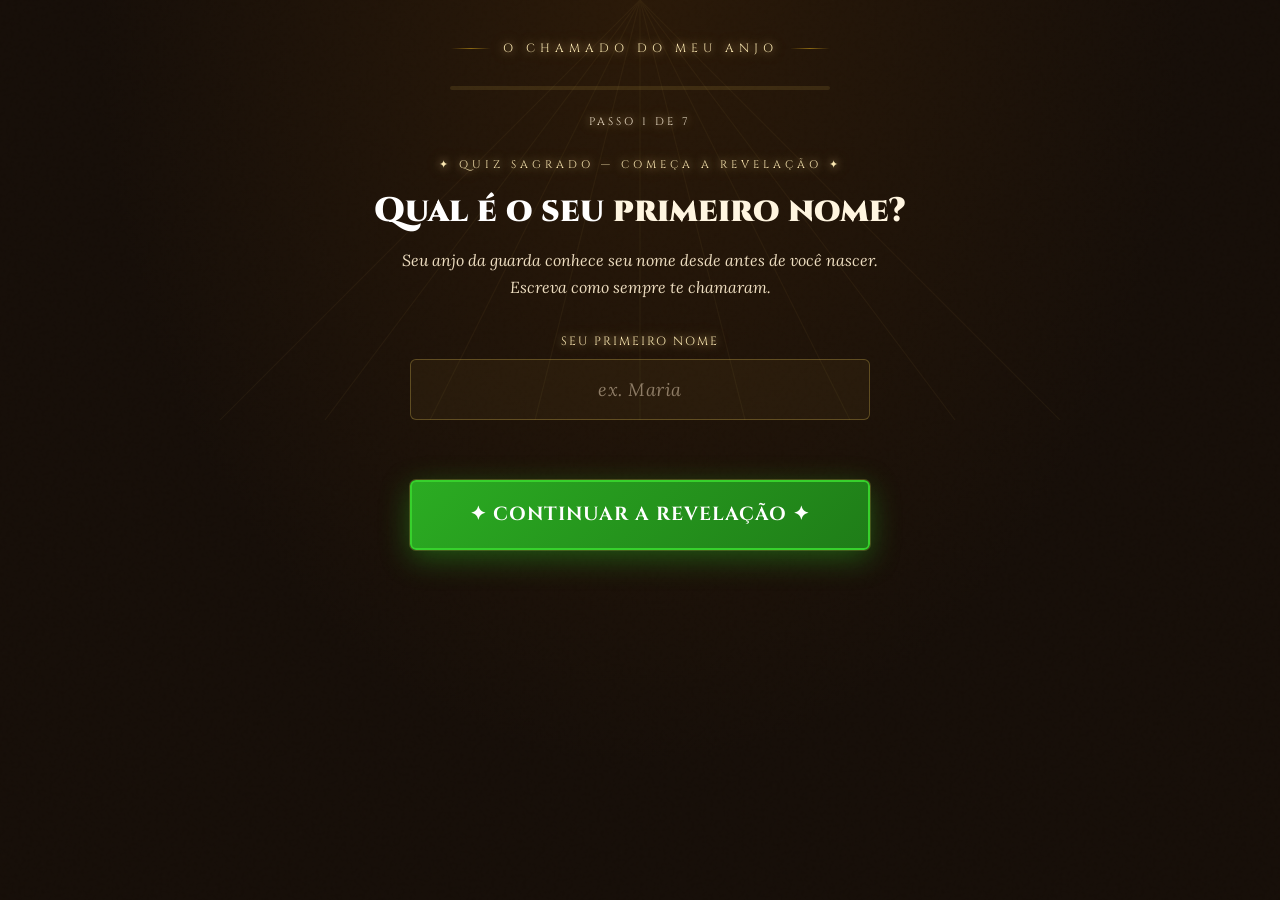
<file: quizangel7br/index.html>
﻿<!DOCTYPE html>
<html lang="pt-BR">
<head>
<meta charset="UTF-8">
<meta name="viewport" content="width=device-width, initial-scale=1.0">
<meta name="color-scheme" content="dark">
<title>Revela Seu Anjo da Guarda — Quiz Sagrado</title>
<!-- Meta Pixel Code -->
<script>
!function(f,b,e,v,n,t,s)
{if(f.fbq)return;n=f.fbq=function(){n.callMethod?
n.callMethod.apply(n,arguments):n.queue.push(arguments)};
if(!f._fbq)f._fbq=n;n.push=n;n.loaded=!0;n.version='2.0';
n.queue=[];t=b.createElement(e);t.async=!0;
t.src=v;s=b.getElementsByTagName(e)[0];
s.parentNode.insertBefore(t,s)}(window, document,'script',
'https://connect.facebook.net/en_US/fbevents.js');
fbq('init', '1468329457735681');
fbq('track', 'PageView');
</script>
<noscript><img height="1" width="1" style="display:none"
src="https://www.facebook.com/tr?id=1468329457735681&ev=PageView&noscript=1"
/></noscript>
<!-- End Meta Pixel Code -->
<!-- TikTok Pixel Code Start -->
<script>
!function (w, d, t) {
  w.TiktokAnalyticsObject=t;var ttq=w[t]=w[t]||[];ttq.methods=["page","track","identify","instances","debug","on","off","once","ready","alias","group","enableCookie","disableCookie","holdConsent","revokeConsent","grantConsent"],ttq.setAndDefer=function(t,e){t[e]=function(){t.push([e].concat(Array.prototype.slice.call(arguments,0)))}};for(var i=0;i<ttq.methods.length;i++)ttq.setAndDefer(ttq,ttq.methods[i]);ttq.instance=function(t){for(
var e=ttq._i[t]||[],n=0;n<ttq.methods.length;n++)ttq.setAndDefer(e,ttq.methods[n]);return e},ttq.load=function(e,n){var r="https://analytics.tiktok.com/i18n/pixel/events.js",o=n&&n.partner;ttq._i=ttq._i||{},ttq._i[e]=[],ttq._i[e]._u=r,ttq._t=ttq._t||{},ttq._t[e]=+new Date,ttq._o=ttq._o||{},ttq._o[e]=n||{};n=document.createElement("script")
;n.type="text/javascript",n.async=!0,n.src=r+"?sdkid="+e+"&lib="+t;e=document.getElementsByTagName("script")[0];e.parentNode.insertBefore(n,e)};
  ttq.load('D8LLNKBC77U580P27IB0');
  ttq.page();
}(window, document, 'ttq');
</script>
<!-- TikTok Pixel Code End -->

<script
  src="https://cdn.utmify.com.br/scripts/utms/latest.js"
  data-utmify-prevent-xcod-sck
  data-utmify-prevent-subids
  async
  defer
></script>


<link href="https://fonts.googleapis.com/css2?family=Cinzel:wght@700;900&family=Lora:ital,wght@0,400;0,600;1,400&display=swap" rel="stylesheet">
<style>
  :root {
    color-scheme: dark;
    --gold: #F8E5B0;
    --gold-light: #FFF5E0;
    --gold-dark: #8B6914;
    --red: #C0392B;
    --red-bright: #E74C3C;
    --dark: #0A0705;
    --dark2: #130E08;
    --cream: #F5F0E8;
    --white: #FFFFFF;
  }
  * { margin: 0; padding: 0; box-sizing: border-box; }
  html, body { min-height: 100%; }
  body {
    color: var(--cream); font-family: 'Lora', Georgia, serif;
    overflow-x: hidden;
    background: radial-gradient(ellipse at 50% 0%, #2A1908 0%, #160E08 60%);
  }
  body::before {
    content: ''; position: fixed; inset: 0;
    background-image: url("data:image/svg+xml,%3Csvg viewBox='0 0 256 256' xmlns='http://www.w3.org/2000/svg'%3E%3Cfilter id='noise'%3E%3CfeTurbulence type='fractalNoise' baseFrequency='0.9' numOctaves='4' stitchTiles='stitch'/%3E%3C/filter%3E%3Crect width='100%25' height='100%25' filter='url(%23noise)' opacity='0.04'/%3E%3C/svg%3E");
    pointer-events: none; z-index: 1; opacity: 0.4;
  }
  .rays {
    position: fixed; top: 0; left: 50%; transform: translateX(-50%);
    width: 100%; max-width: 900px; height: 420px; pointer-events: none; opacity: 0.06; z-index: 1;
  }

  .shell {
    position: relative; z-index: 2;
    max-width: 640px; margin: 0 auto; padding: 40px 20px 60px;
    min-height: 100vh; display: flex; flex-direction: column;
  }
  .brand {
    text-align: center; font-family: 'Cinzel', serif;
    font-size: 12px; letter-spacing: 5px; color: var(--gold);
    text-transform: uppercase; margin-bottom: 30px;
    display: flex; align-items: center; justify-content: center; gap: 12px;
    text-shadow: 0 0 8px rgba(245,220,145,0.85), 0 0 20px rgba(240,208,128,0.4);
  }
  .brand::before, .brand::after {
    content: ''; flex: 0 0 40px; height: 1px;
    background: linear-gradient(to right, transparent, var(--gold-dark), transparent);
  }
  .progress {
    width: 100%; max-width: 380px; margin: 0 auto 24px;
    height: 4px; background: rgba(201,168,76,0.15); border-radius: 2px; overflow: hidden;
  }
  .progress-fill {
    height: 100%; background: linear-gradient(90deg, var(--gold-dark), var(--gold-light));
    width: 0%; transition: width 0.6s ease; box-shadow: 0 0 12px rgba(240,208,128,0.5);
  }
  .step-indicator {
    text-align: center; font-family: 'Cinzel', serif; font-size: 11px;
    letter-spacing: 3px; color: #E8DBC4; text-transform: uppercase; margin-bottom: 28px;
    text-shadow: 0 0 8px rgba(245,220,145,0.85), 0 0 20px rgba(240,208,128,0.4);
  }

  .step { display: none; animation: fadeUp 0.6s ease forwards; }
  .step.active { display: block; }
  @keyframes fadeUp { from { opacity: 0; transform: translateY(24px); } to { opacity: 1; transform: translateY(0); } }

  .step-eyebrow {
    font-family: 'Cinzel', serif; font-size: 11px; letter-spacing: 4px;
    text-transform: uppercase; color: var(--gold); text-align: center; margin-bottom: 18px;
    text-shadow: 0 0 8px rgba(245,220,145,0.85), 0 0 20px rgba(240,208,128,0.4);
  }
  .step-title {
    font-family: 'Cinzel', serif; font-size: clamp(22px, 4vw, 34px); font-weight: 900;
    line-height: 1.25; color: var(--white); text-align: center; margin-bottom: 14px;
  }
  .step-title .gold { color: var(--gold-light); }
  .step-sub {
    font-size: clamp(14px, 1.9vw, 16px); color: #EDDDC0; text-align: center;
    line-height: 1.7; font-style: italic; max-width: 520px; margin: 0 auto 32px;
  }

  /* Field input */
  .field-wrap { max-width: 460px; margin: 0 auto; }
  .field-label {
    display: block; font-family: 'Cinzel', serif; font-size: 12px; letter-spacing: 2px;
    color: var(--gold); text-transform: uppercase; margin-bottom: 10px; text-align: center;
    text-shadow: 0 0 8px rgba(245,220,145,0.85), 0 0 20px rgba(240,208,128,0.4);
  }
  .input-text {
    width: 100%; padding: 18px 20px;
    background: rgba(201,168,76,0.06);
    border: 1px solid rgba(201,168,76,0.35);
    border-radius: 6px;
    color: var(--white); font-family: 'Lora', serif; font-size: 18px;
    text-align: center; letter-spacing: 0.5px;
    transition: border-color 0.2s, background 0.2s, box-shadow 0.2s;
  }
  .input-text::placeholder { color: #8E7C66; font-style: italic; }
  .input-text:focus {
    outline: none; border-color: var(--gold-light);
    background: rgba(201,168,76,0.1);
    box-shadow: 0 0 0 3px rgba(201,168,76,0.18);
  }
  .date-grid { display: grid; grid-template-columns: 1fr 1.2fr 1fr; gap: 10px; }

  /* Custom dropdown */
  .dd { position: relative; }
  .dd-trigger {
    width: 100%; padding: 18px 14px;
    background: rgba(201,168,76,0.06);
    border: 1px solid rgba(201,168,76,0.35);
    border-radius: 6px;
    color: var(--white); font-family: 'Lora', serif; font-size: 16px;
    cursor: pointer;
    display: flex; align-items: center; justify-content: center; gap: 10px;
    transition: all 0.2s;
  }
  .dd.open .dd-trigger, .dd-trigger:hover {
    border-color: var(--gold-light); background: rgba(201,168,76,0.1);
    box-shadow: 0 0 0 3px rgba(201,168,76,0.18);
  }
  .dd-value { color: var(--white); }
  .dd[data-value=""] .dd-value { color: #8E7C66; font-style: italic; }
  .dd-caret { color: var(--gold); font-size: 11px; transition: transform 0.2s; }
  .dd.open .dd-caret { transform: rotate(180deg); }
  .dd-panel {
    display: none; position: absolute; top: calc(100% + 6px); left: 0; right: 0;
    background: #130E08;
    border: 1px solid rgba(201,168,76,0.4);
    border-radius: 6px;
    box-shadow: 0 12px 40px rgba(0,0,0,0.85);
    max-height: 240px; overflow-y: auto;
    z-index: 50;
    -webkit-overflow-scrolling: touch;
  }
  .dd.open .dd-panel { display: block; animation: ddOpen 0.18s ease; }
  @keyframes ddOpen { from { opacity: 0; transform: translateY(-4px); } to { opacity: 1; transform: translateY(0); } }
  .dd-option {
    display: block; width: 100%;
    padding: 12px 14px; background: transparent; border: none;
    color: var(--cream); font-family: 'Lora', serif; font-size: 16px;
    text-align: center; cursor: pointer;
    border-bottom: 1px solid rgba(201,168,76,0.08);
    transition: background 0.15s, color 0.15s;
  }
  .dd-option:last-child { border-bottom: none; }
  .dd-option:hover, .dd-option:focus { outline: none; background: rgba(201,168,76,0.12); color: var(--gold-light); }
  .dd-option.selected { background: rgba(201,168,76,0.2); color: var(--gold-light); }
  .field-error {
    color: var(--red-bright); font-size: 13px; text-align: center;
    margin-top: 10px; min-height: 20px; font-style: italic;
  }

  /* OPTION CARDS (Barnum / signs / scenes) */
  .options { max-width: 540px; margin: 0 auto; display: flex; flex-direction: column; gap: 11px; }
  .option {
    width: 100%;
    display: flex; align-items: flex-start; gap: 14px;
    padding: 18px 20px;
    background: linear-gradient(135deg, rgba(201,168,76,0.05) 0%, rgba(201,168,76,0.02) 100%);
    border: 1.5px solid rgba(201,168,76,0.3);
    border-radius: 8px;
    color: var(--cream); font-family: 'Lora', serif; font-size: 15px;
    text-align: left; cursor: pointer; line-height: 1.55;
    transition: all 0.2s ease;
  }
  .option:hover {
    border-color: var(--gold-light);
    background: linear-gradient(135deg, rgba(201,168,76,0.12) 0%, rgba(201,168,76,0.05) 100%);
    transform: translateY(-2px);
    box-shadow: 0 6px 20px rgba(0,0,0,0.4), 0 0 0 1px rgba(240,208,128,0.15);
  }
  .option .marker {
    width: 22px; height: 22px; border-radius: 50%;
    border: 2px solid rgba(201,168,76,0.5);
    flex-shrink: 0; margin-top: 2px;
    display: flex; align-items: center; justify-content: center;
    transition: all 0.2s;
  }
  .option .marker::after {
    content: ''; width: 10px; height: 10px; border-radius: 50%;
    background: var(--gold-light); transform: scale(0);
    transition: transform 0.2s;
    box-shadow: 0 0 12px rgba(240,208,128,0.7);
  }
  .option.selected {
    border-color: var(--gold-light);
    background: linear-gradient(135deg, rgba(201,168,76,0.18) 0%, rgba(201,168,76,0.08) 100%);
    box-shadow: 0 0 24px rgba(240,208,128,0.2), 0 8px 24px rgba(0,0,0,0.5);
  }
  .option.selected .marker { border-color: var(--gold-light); }
  .option.selected .marker::after { transform: scale(1); }

  /* CTA */
  .cta-btn {
    display: block; margin: 30px auto 0; width: 100%; max-width: 460px;
    background: linear-gradient(135deg, #2BAC22 0%, #1F7D18 100%); color: white;
    font-family: 'Cinzel', serif; font-size: clamp(15px, 2.4vw, 19px); font-weight: 700;
    padding: 20px 32px; border-radius: 6px; text-decoration: none; letter-spacing: 1px;
    text-align: center; line-height: 1.35;
    box-shadow: 0 8px 30px rgba(43,172,34,0.45), 0 0 0 1px rgba(201,168,76,0.3);
    transition: all 0.2s; position: relative; overflow: hidden; cursor: pointer;
    border: 2px solid #37D12C;
  }
  .cta-btn::before {
    content: ''; position: absolute; top: 0; left: -100%;
    width: 100%; height: 100%;
    background: linear-gradient(90deg, transparent, rgba(255,255,255,0.18), transparent);
    animation: shimmer 2.5s infinite;
  }
  @keyframes shimmer { 0% { left: -100%; } 100% { left: 100%; } }
  .cta-btn:hover { transform: translateY(-2px); box-shadow: 0 12px 40px rgba(43,172,34,0.7), 0 0 0 1px rgba(201,168,76,0.5); }
  .cta-btn:disabled { opacity: 0.5; cursor: not-allowed; transform: none; }

  .back-link {
    display: block; text-align: center; margin-top: 20px;
    color: #E8DBC4; font-size: 13px; text-decoration: none;
    letter-spacing: 1px; cursor: pointer; background: none; border: none;
    font-family: 'Lora', serif; font-style: italic;
  }
  .back-link:hover { color: var(--gold); }

  /* RORSCHACH (Step 6) — sub-states */
  .ror-instruction {
    max-width: 560px; margin: 0 auto;
    background: linear-gradient(135deg, #15100A 0%, #0F0A04 100%);
    border: 1px solid rgba(201,168,76,0.4);
    border-radius: 8px;
    padding: 32px 28px;
    box-shadow: 0 0 60px rgba(201,168,76,0.15), 0 18px 50px rgba(0,0,0,0.7);
    text-align: center;
  }
  .ror-instruction p {
    font-size: clamp(15px, 2vw, 17px); line-height: 1.85;
    color: #EDDDC0; margin-bottom: 14px;
  }
  .ror-instruction p:last-of-type { margin-bottom: 24px; }
  .ror-instruction strong { color: var(--gold-light); }
  .ror-instruction em { color: var(--gold); font-style: italic; }

  /* Image reveal screen — full bleed */
  .ror-image-screen {
    display: none;
    position: fixed; inset: 0; z-index: 100;
    background: #050402;
    align-items: center; justify-content: center;
    flex-direction: column;
    padding: 20px;
    animation: fadeIn 0.4s ease;
  }
  .ror-image-screen.active { display: flex; }
  .ror-image-screen.fading { animation: fadeOut 0.5s ease forwards; }
  @keyframes fadeIn { from { opacity: 0; } to { opacity: 1; } }
  @keyframes fadeOut { to { opacity: 0; visibility: hidden; } }
  .ror-image-screen img {
    max-width: 90vw; max-height: 70vh;
    border-radius: 12px;
    border: 2px solid rgba(201,168,76,0.4);
    box-shadow: 0 0 60px rgba(201,168,76,0.3), 0 0 200px rgba(0,0,0,0.9);
    filter: sepia(0.15) saturate(0.95) contrast(1.05);
  }
  .ror-countdown {
    margin-top: 24px;
    font-family: 'Cinzel', serif; font-size: 48px; font-weight: 900;
    color: var(--gold-light);
    text-shadow: 0 0 20px rgba(240,208,128,0.7);
    letter-spacing: 2px;
  }

  /* 4 object cards (sub-step 6c) */
  .object-grid {
    display: grid; grid-template-columns: 1fr 1fr; gap: 12px;
    max-width: 460px; margin: 0 auto;
  }
  .object-card {
    background: linear-gradient(135deg, rgba(201,168,76,0.05) 0%, rgba(201,168,76,0.02) 100%);
    border: 1.5px solid rgba(201,168,76,0.3);
    border-radius: 8px;
    padding: 22px 14px 16px;
    color: var(--cream); font-family: 'Cinzel', serif;
    cursor: pointer;
    display: flex; flex-direction: column; align-items: center; gap: 10px;
    transition: all 0.2s ease;
  }
  .object-card:hover {
    border-color: var(--gold-light);
    background: linear-gradient(135deg, rgba(201,168,76,0.14) 0%, rgba(201,168,76,0.06) 100%);
    transform: translateY(-3px);
    box-shadow: 0 8px 24px rgba(0,0,0,0.5), 0 0 0 1px rgba(240,208,128,0.2);
  }
  .object-icon {
    width: 56px; height: 56px;
    color: var(--gold-light);
    filter: drop-shadow(0 0 12px rgba(240,208,128,0.4));
  }
  .object-icon svg { width: 100%; height: 100%; }
  .object-label {
    font-size: 13px; letter-spacing: 2px; text-transform: uppercase;
    color: var(--gold-light); font-weight: 700;
  }
  .ror-skip {
    display: block; margin: 22px auto 0;
    background: none; border: none;
    color: #8E7C66; font-family: 'Lora', serif; font-size: 13px;
    font-style: italic; cursor: pointer; text-decoration: underline;
    text-underline-offset: 4px;
  }
  .ror-skip:hover { color: var(--gold); }
  .ror-attempt-note {
    text-align: center;
    font-size: 13px; color: #C0A877;
    font-style: italic; margin: 14px auto 0;
    max-width: 420px;
  }

  /* Loading */
  .loading-wrap {
    display: none; text-align: center; padding: 40px 20px;
    flex: 1; flex-direction: column; align-items: center; justify-content: center;
  }
  .loading-wrap.active { display: flex; animation: fadeUp 0.6s ease forwards; }
  .halo-loader { position: relative; width: 140px; height: 140px; margin-bottom: 40px; }
  .halo-ring {
    position: absolute; inset: 0; border-radius: 50%;
    border: 2px solid transparent;
    border-top-color: var(--gold-light); border-right-color: var(--gold);
    animation: spin 1.6s linear infinite;
  }
  .halo-ring:nth-child(2) { inset: 12px; border-top-color: var(--gold); border-right-color: var(--gold-dark); animation: spin 2.2s linear infinite reverse; }
  .halo-ring:nth-child(3) { inset: 26px; border-top-color: var(--gold-light); border-right-color: transparent; border-bottom-color: var(--gold); animation: spin 1.2s linear infinite; }
  .halo-center {
    position: absolute; inset: 40px; border-radius: 50%;
    background: radial-gradient(circle, rgba(240,208,128,0.6) 0%, rgba(201,168,76,0.15) 60%, transparent 100%);
    animation: pulse-glow 2s ease-in-out infinite;
  }
  .halo-center::before {
    content: '✦'; position: absolute; inset: 0; display: flex;
    align-items: center; justify-content: center;
    color: var(--gold-light); font-size: 32px;
    text-shadow: 0 0 20px rgba(240,208,128,0.8);
  }
  @keyframes spin { to { transform: rotate(360deg); } }
  @keyframes pulse-glow { 0%, 100% { opacity: 0.7; transform: scale(1); } 50% { opacity: 1; transform: scale(1.08); } }
  .loading-title {
    font-family: 'Cinzel', serif; font-size: clamp(22px, 4vw, 32px); font-weight: 900;
    color: var(--white); margin-bottom: 12px; letter-spacing: 1px;
  }
  .loading-title .gold { color: var(--gold-light); }
  .loading-sub {
    font-size: clamp(15px, 2vw, 17px); color: #EDDDC0; font-style: italic;
    line-height: 1.7; max-width: 460px; margin-bottom: 28px;
  }
  .loading-steps { max-width: 440px; width: 100%; text-align: left; margin: 0 auto; }
  .loading-steps li {
    list-style: none; padding: 9px 0; font-size: 14px; color: #8E7C66;
    display: flex; align-items: center; gap: 12px;
    border-bottom: 1px dashed rgba(201,168,76,0.12);
    transition: color 0.4s ease;
  }
  .loading-steps li:last-child { border-bottom: none; }
  .loading-steps li .dot {
    width: 10px; height: 10px; border-radius: 50%;
    border: 1px solid rgba(201,168,76,0.3);
    flex-shrink: 0; transition: all 0.4s;
  }
  .loading-steps li.done { color: var(--cream); }
  .loading-steps li.done .dot { background: var(--gold-light); border-color: var(--gold-light); box-shadow: 0 0 10px rgba(240,208,128,0.6); }
  .loading-steps li.active { color: var(--white); }
  .loading-steps li.active .dot { border-color: var(--gold-light); animation: pulse-dot 1s ease-in-out infinite; }
  @keyframes pulse-dot { 0%, 100% { box-shadow: 0 0 0 0 rgba(240,208,128,0.6); } 50% { box-shadow: 0 0 0 6px rgba(240,208,128,0); } }

  @media (max-width: 600px) {
    .shell { padding: 30px 16px 50px; }
    .date-grid { gap: 8px; }
    .dd-trigger { padding: 16px 10px; font-size: 15px; }
    .dd-option { padding: 14px 10px; font-size: 15px; }
    .ror-instruction { padding: 24px 18px; }
    .object-icon { width: 48px; height: 48px; }
    .object-label { font-size: 12px; letter-spacing: 1.5px; }
    .ror-countdown { font-size: 38px; }
  }
</style>
</head>
<body>

<svg class="rays" viewBox="0 0 800 400" xmlns="http://www.w3.org/2000/svg">
  <g transform="translate(400,0)">
    <line x1="0" y1="0" x2="-400" y2="400" stroke="#C9A84C" stroke-width="1"/>
    <line x1="0" y1="0" x2="-300" y2="400" stroke="#C9A84C" stroke-width="1"/>
    <line x1="0" y1="0" x2="-200" y2="400" stroke="#C9A84C" stroke-width="1"/>
    <line x1="0" y1="0" x2="-100" y2="400" stroke="#C9A84C" stroke-width="1"/>
    <line x1="0" y1="0" x2="0"    y2="400" stroke="#C9A84C" stroke-width="1"/>
    <line x1="0" y1="0" x2="100"  y2="400" stroke="#C9A84C" stroke-width="1"/>
    <line x1="0" y1="0" x2="200"  y2="400" stroke="#C9A84C" stroke-width="1"/>
    <line x1="0" y1="0" x2="300"  y2="400" stroke="#C9A84C" stroke-width="1"/>
    <line x1="0" y1="0" x2="400"  y2="400" stroke="#C9A84C" stroke-width="1"/>
  </g>
</svg>

<main class="shell">
  <div class="brand">O Chamado do Meu Anjo</div>

  <div id="quiz-ui">
    <div class="progress"><div class="progress-fill" id="progressFill"></div></div>
    <div class="step-indicator" id="stepIndicator">Passo 1 de 7</div>

    <!-- STEP 1: NAME -->
    <section class="step active" data-step="1">
      <p class="step-eyebrow">✦ Quiz Sagrado — Começa a Revelação ✦</p>
      <h1 class="step-title">Qual é o seu <span class="gold">primeiro nome?</span></h1>
      <p class="step-sub">
        Seu anjo da guarda conhece seu nome desde antes de você nascer.<br>
        Escreva como sempre te chamaram.
      </p>
      <div class="field-wrap">
        <label class="field-label" for="nameInput">Seu Primeiro Nome</label>
        <input type="text" id="nameInput" class="input-text" placeholder="ex. Maria" autocomplete="given-name" maxlength="40">
        <div class="field-error" id="nameError"></div>
        <button class="cta-btn" id="step1Next" type="button">✦ CONTINUAR A REVELAÇÃO ✦</button>
      </div>
    </section>

    <!-- STEP 2: DATE OF BIRTH -->
    <section class="step" data-step="2">
      <p class="step-eyebrow">✦ As Estrelas do Seu Nascimento ✦</p>
      <h1 class="step-title">Quando <span class="gold">você nasceu?</span></h1>
      <p class="step-sub">O dia em que você veio a este mundo é uma das chaves para identificar seu anjo da guarda.</p>
      <div class="field-wrap">
        <label class="field-label">Sua Data de Nascimento</label>
        <div class="date-grid">
          <div class="dd" data-name="day" data-value="">
            <button class="dd-trigger" type="button"><span class="dd-value">Dia</span><span class="dd-caret">▾</span></button>
            <div class="dd-panel"></div>
          </div>
          <div class="dd" data-name="month" data-value="">
            <button class="dd-trigger" type="button"><span class="dd-value">Mês</span><span class="dd-caret">▾</span></button>
            <div class="dd-panel"></div>
          </div>
          <div class="dd" data-name="year" data-value="">
            <button class="dd-trigger" type="button"><span class="dd-value">Ano</span><span class="dd-caret">▾</span></button>
            <div class="dd-panel"></div>
          </div>
        </div>
        <div class="field-error" id="dobError"></div>
        <button class="cta-btn" id="step2Next" type="button">✦ CONTINUAR A REVELAÇÃO ✦</button>
        <button class="back-link" data-back="1" type="button">← Voltar</button>
      </div>
    </section>

    <!-- STEP 3: SITUAÇÃO -->
    <section class="step" data-step="3">
      <p class="step-eyebrow">✦ O Que Seu Anjo Está Vendo ✦</p>
      <h1 class="step-title">Qual dessas situações mais <span class="gold">ressoa</span> com você?</h1>
      <p class="step-sub">Não pense — escolha a que sentir mais verdadeira.</p>
      <div class="options" data-q="sensation">
        <button class="option" type="button" data-value="prayers"><span class="marker"></span><span>Rezo todos os dias, mas sinto que as bênçãos nunca chegam onde precisam</span></button>
        <button class="option" type="button" data-value="blocked"><span class="marker"></span><span>Faço minha parte, trabalho, me esforço — mas algo sempre trava no final</span></button>
        <button class="option" type="button" data-value="doors"><span class="marker"></span><span>Tenho fé, mas me pergunto por que as portas continuam fechadas pra mim</span></button>
        <button class="option" type="button" data-value="cycle"><span class="marker"></span><span>Sinto que estou preso num ciclo que não consigo quebrar sozinho</span></button>
        <button class="option" type="button" data-value="all"><span class="marker"></span><span>Todas essas — é como se descrevessem exatamente o que vivo</span></button>
      </div>
      <button class="back-link" data-back="2" type="button">← Voltar</button>
    </section>

    <!-- STEP 4: SINAIS -->
    <section class="step" data-step="4">
      <p class="step-eyebrow">✦ Os Sinais do Seu Anjo ✦</p>
      <h1 class="step-title">Você já viveu algum desses <span class="gold">momentos?</span></h1>
      <p class="step-sub">Seu anjo da guarda age em silêncio. Escolha o que mais aconteceu com você.</p>
      <div class="options" data-q="signs">
        <button class="option" type="button" data-value="numbers"><span class="marker"></span><span>Vi horários repetidos no relógio e senti que não era coincidência</span></button>
        <button class="option" type="button" data-value="danger"><span class="marker"></span><span>Escapei de um acidente ou perigo que não consigo explicar</span></button>
        <button class="option" type="button" data-value="dream"><span class="marker"></span><span>Tive um sonho que pareceu real demais para ser só um sonho</span></button>
        <button class="option" type="button" data-value="warmth"><span class="marker"></span><span>Senti um calor súbito no peito num momento de angústia ou oração</span></button>
        <button class="option" type="button" data-value="all"><span class="marker"></span><span>Já vivi mais de um desses</span></button>
      </div>
      <button class="back-link" data-back="3" type="button">← Voltar</button>
    </section>

    <!-- STEP 5: RELAÇÃO COM DEUS -->
    <section class="step" data-step="5">
      <p class="step-eyebrow">✦ Sua Assinatura Espiritual ✦</p>
      <h1 class="step-title">Como está sua relação com Deus <span class="gold">neste momento?</span></h1>
      <p class="step-sub">Deixe o coração responder — não existe resposta errada.</p>
      <div class="options" data-q="scene">
        <button class="option" type="button" data-value="firm"><span class="marker"></span><span>Firme — oro e confio, mesmo quando sinto que não sou atendida</span></button>
        <button class="option" type="button" data-value="seeking"><span class="marker"></span><span>Buscando — quero me aproximar, mas sinto distância</span></button>
        <button class="option" type="button" data-value="returning"><span class="marker"></span><span>Renascendo — me afastei e estou voltando para casa</span></button>
        <button class="option" type="button" data-value="shaken"><span class="marker"></span><span>Abalada — tenho dúvidas, mas não larguei a fé</span></button>
        <button class="option" type="button" data-value="all"><span class="marker"></span><span>Todas essas — minha fé é complexa e real</span></button>
      </div>
      <button class="back-link" data-back="4" type="button">← Voltar</button>
    </section>

    <!-- STEP 6: SÍMBOLO -->
    <section class="step" data-step="6">
      <p class="step-eyebrow">✦ A Revelação Final ✦</p>
      <h1 class="step-title">Qual símbolo sua alma <span class="gold">reconhece?</span></h1>
      <p class="step-sub">Com base nas suas respostas, existem 4 arcanjos possíveis — cada um com um símbolo sagrado único. Qual desses 4 símbolos mais te chama atenção?</p>
      <div class="object-grid">
        <button class="object-card" type="button" data-value="sword">
          <span class="object-icon">
            <svg viewBox="0 0 64 64" xmlns="http://www.w3.org/2000/svg" stroke="currentColor" stroke-linecap="round" stroke-linejoin="round">
              <path d="M32 6 L36 42 L32 46 L28 42 Z" fill="currentColor" fill-opacity="0.25" stroke-width="1.8"/>
              <line x1="17" y1="44" x2="47" y2="44" stroke-width="3" fill="none"/>
              <line x1="32" y1="44" x2="32" y2="56" stroke-width="3" fill="none"/>
              <circle cx="32" cy="59" r="4" fill="currentColor" fill-opacity="0.35" stroke-width="1.8"/>
            </svg>
          </span>
          <span class="object-label">Espada</span>
        </button>
        <button class="object-card" type="button" data-value="trumpet">
          <span class="object-icon">
            <svg viewBox="0 0 64 64" xmlns="http://www.w3.org/2000/svg" fill="none" stroke="currentColor" stroke-width="2.4" stroke-linecap="round" stroke-linejoin="round">
              <path d="M12 38 L36 28 L48 14"/>
              <path d="M36 28 C38 34, 42 40, 52 46 C46 50, 38 48, 34 44"/>
              <circle cx="12" cy="38" r="6"/>
            </svg>
          </span>
          <span class="object-label">Trombeta</span>
        </button>
        <button class="object-card" type="button" data-value="torch">
        <span class="object-icon">
          <svg viewBox="0 0 64 64" xmlns="http://www.w3.org/2000/svg" stroke="currentColor" stroke-linecap="round" stroke-linejoin="round">
            <rect x="28" y="40" width="8" height="20" rx="2" fill="currentColor" fill-opacity="0.3" stroke-width="1.8"/>
            <path d="M24 38 L40 38 L38 44 L26 44 Z" fill="currentColor" fill-opacity="0.4" stroke-width="1.5"/>
            <path d="M26 38 C22 30, 20 20, 26 12 C28 20, 32 14, 32 8 C36 14, 36 20, 38 12 C44 20, 42 30, 38 38 Z" fill="currentColor" fill-opacity="0.35" stroke-width="1.5"/>
            <path d="M28 36 C26 28, 27 20, 30 14 C32 20, 32 26, 34 20 C36 26, 36 30, 34 36 Z" fill="currentColor" fill-opacity="0.6" stroke-width="0" stroke="none"/>
          </svg>
        </span>
        <span class="object-label">Uma Tocha</span>
      </button>
        <button class="object-card" type="button" data-value="fish">
          <span class="object-icon">
            <svg viewBox="0 0 64 64" xmlns="http://www.w3.org/2000/svg" fill="none" stroke="currentColor" stroke-width="2.4" stroke-linecap="round" stroke-linejoin="round">
              <path d="M10 32 C10 32, 20 18, 42 18 C52 18, 56 25, 56 32 C56 39, 52 46, 42 46 C20 46, 10 32, 10 32 Z"/>
              <path d="M10 32 L4 22 M10 32 L4 42"/>
              <circle cx="46" cy="28" r="2" fill="currentColor" stroke="none"/>
            </svg>
          </span>
          <span class="object-label">Peixe</span>
        </button>
      </div>
      <button class="back-link" data-back="5" type="button">← Voltar</button>
    </section>
  </div>

  <!-- LOADING (Step 7) -->
  <div class="loading-wrap" id="loadingWrap">
    <div class="halo-loader">
      <div class="halo-ring"></div>
      <div class="halo-ring"></div>
      <div class="halo-ring"></div>
      <div class="halo-center"></div>
    </div>
    <h2 class="loading-title">Revelando <span class="gold" id="loadingName">seu</span> anjo...</h2>
    <p class="loading-sub">Por favor aguarde enquanto os céus se alinham e seu anjo da guarda é revelado.</p>
    <ul class="loading-steps" id="loadingSteps">
      <li><span class="dot"></span>Revisando suas respostas sagradas...</li>
      <li><span class="dot"></span>Cruzando dados com o registro celestial...</li>
      <li><span class="dot"></span>Decodificando sua frequência espiritual...</li>
      <li><span class="dot"></span>Identificando o arcanjo que caminha com você...</li>
      <li><span class="dot"></span>Confirmando seu nome sagrado...</li>
      <li><span class="dot"></span>Preparando seu cântico personalizado...</li>
      <li><span class="dot"></span>Abrindo a porta da revelação...</li>
    </ul>
  </div>
</main>

<script>
  var TOTAL_STEPS = 7;
  var state = { step: 1, name: '', dob: { d: '', m: '', y: '' }, answers: {} };

  // ---------- DROPDOWNS ----------
  var MONTHS = ['Janeiro','Fevereiro','Março','Abril','Maio','Junho','Julho','Agosto','Setembro','Outubro','Novembro','Dezembro'];

  function ddPopulate(name, options) {
    var dd = document.querySelector('.dd[data-name="' + name + '"]');
    if (!dd) return;
    var panel = dd.querySelector('.dd-panel'); panel.innerHTML = '';
    options.forEach(function(opt) {
      var btn = document.createElement('button');
      btn.type = 'button'; btn.className = 'dd-option';
      btn.setAttribute('data-value', String(opt.value));
      btn.textContent = opt.label;
      panel.appendChild(btn);
    });
  }
  function ddValue(name) { var dd = document.querySelector('.dd[data-name="' + name + '"]'); return dd ? (dd.dataset.value || '') : ''; }
  function ddSet(dd, value, label) {
    dd.dataset.value = value;
    dd.querySelector('.dd-value').textContent = label;
    dd.querySelectorAll('.dd-option').forEach(function(o) { o.classList.toggle('selected', o.getAttribute('data-value') === String(value)); });
  }
  function ddClose(dd) { dd.classList.remove('open'); }
  function ddOpen(dd) {
    document.querySelectorAll('.dd.open').forEach(function(o) { if (o !== dd) ddClose(o); });
    dd.classList.add('open');
  }
  (function populateDates() {
    ddPopulate('month', MONTHS.map(function(m, i) { return { value: i + 1, label: m }; }));
    var days = []; for (var d = 1; d <= 31; d++) days.push({ value: d, label: String(d) });
    ddPopulate('day', days);
    var years = []; var nowY = new Date().getFullYear();
    for (var y = nowY - 18; y >= nowY - 90; y--) years.push({ value: y, label: String(y) });
    ddPopulate('year', years);
  })();

  document.addEventListener('click', function(e) {
    var trigger = e.target.closest('.dd-trigger');
    if (trigger) { var dd = trigger.closest('.dd'); if (dd.classList.contains('open')) ddClose(dd); else ddOpen(dd); return; }
    var opt = e.target.closest('.dd-option');
    if (opt) { var dd2 = opt.closest('.dd'); ddSet(dd2, opt.getAttribute('data-value'), opt.textContent); ddClose(dd2); setError('dobError', ''); return; }
    if (!e.target.closest('.dd')) document.querySelectorAll('.dd.open').forEach(ddClose);
  });

  // ---------- NAVIGATION ----------
  function showStep(n) {
    state.step = n;
    document.getElementById('quiz-ui').style.display = '';
    document.querySelectorAll('#quiz-ui .step').forEach(function(el) {
      el.classList.toggle('active', Number(el.dataset.step) === n);
    });
    document.getElementById('stepIndicator').textContent = 'Passo ' + n + ' de ' + TOTAL_STEPS;
    document.getElementById('progressFill').style.width = Math.round((n / TOTAL_STEPS) * 100) + '%';
    window.scrollTo({ top: 0, behavior: 'smooth' });
  }

  function setError(id, msg) { var el = document.getElementById(id); if (el) el.textContent = msg || ''; }

  // ---------- STEP 1 ----------
  var nameInput = document.getElementById('nameInput');
  document.getElementById('step1Next').addEventListener('click', function() {
    var v = (nameInput.value || '').trim();
    if (v.length < 2) { setError('nameError', 'Por favor, escreva seu primeiro nome para que seu anjo te reconheça.'); nameInput.focus(); return; }
    setError('nameError', ''); state.name = v;
    try { sessionStorage.setItem('quiz_name', v); } catch (e) {}
    showStep(2);
  });
  nameInput.addEventListener('keydown', function(e) { if (e.key === 'Enter') { e.preventDefault(); document.getElementById('step1Next').click(); } });
  nameInput.addEventListener('input', function() { if (nameInput.value.trim().length >= 2) setError('nameError', ''); });

  // ---------- STEP 2 ----------
  document.getElementById('step2Next').addEventListener('click', function() {
    var m = ddValue('month'), d = ddValue('day'), y = ddValue('year');
    if (!m || !d || !y) { setError('dobError', 'Por favor, selecione dia, mês e ano do seu nascimento.'); return; }
    setError('dobError', ''); state.dob = { d: d, m: m, y: y };
    try { sessionStorage.setItem('quiz_dob', y + '-' + m + '-' + d); } catch (e) {}
    showStep(3);
  });

  // ---------- STEPS 3, 4, 5 (auto-advance multiple choice) ----------
  document.querySelectorAll('.options').forEach(function(group) {
    var qName = group.getAttribute('data-q');
    group.querySelectorAll('.option').forEach(function(opt) {
      opt.addEventListener('click', function() {
        group.querySelectorAll('.option').forEach(function(o) { o.classList.remove('selected'); });
        opt.classList.add('selected');
        state.answers[qName] = opt.getAttribute('data-value');
        try { sessionStorage.setItem('quiz_' + qName, state.answers[qName]); } catch (e) {}
        setTimeout(function() {
          var current = state.step;
          if (current < 6) showStep(current + 1);
        }, 320);
      });
    });
  });

  // Back buttons
  document.querySelectorAll('[data-back]').forEach(function(btn) {
    btn.addEventListener('click', function() { showStep(Number(btn.getAttribute('data-back'))); });
  });

  // ---------- STEP 6 — SÍMBOLO ----------
  document.querySelectorAll('.object-card').forEach(function(card) {
    card.addEventListener('click', function() {
      state.answers.vision = card.getAttribute('data-value');
      try { sessionStorage.setItem('quiz_vision', state.answers.vision); } catch (e) {}
      startLoading();
    });
  });

  // ---------- STEP 7 — LOADING -> REDIRECT ----------
  function startLoading() {
    document.getElementById('quiz-ui').style.display = 'none';
    document.getElementById('progressFill').style.width = '100%';
    document.getElementById('stepIndicator').textContent = 'Passo 7 de ' + TOTAL_STEPS;
    var wrap = document.getElementById('loadingWrap');
    wrap.classList.add('active');

    var first = (state.name.split(/\s+/)[0] || 'tu');
    document.getElementById('loadingName').textContent = 'de ' + first;

    var steps = document.querySelectorAll('#loadingSteps li');
    var i = 0;
    steps[0].classList.add('active');
    var tick = setInterval(function() {
      steps[i].classList.remove('active'); steps[i].classList.add('done'); i++;
      if (i < steps.length) steps[i].classList.add('active'); else clearInterval(tick);
    }, 700);

    setTimeout(function() {
      var qs = window.location.search || '';
      var ANGEL_MAP = { sword: 'michael', trumpet: 'gabriel', fish: 'raphael', torch: 'uriel', harp: 'uriel' };
      var angel = ANGEL_MAP[state.answers.vision] || 'michael';
      var qs2 = window.location.search ? '&' + window.location.search.slice(1) : '';
      window.location.href = '../resultangel7br/?angel=' + angel + qs2;
    }, 5500);
  }
</script>

<script>
  ttq.track('ViewContent');
</script>
<script>
  fbq('track', 'PageView');
</script>
</body>
</html>
</file>
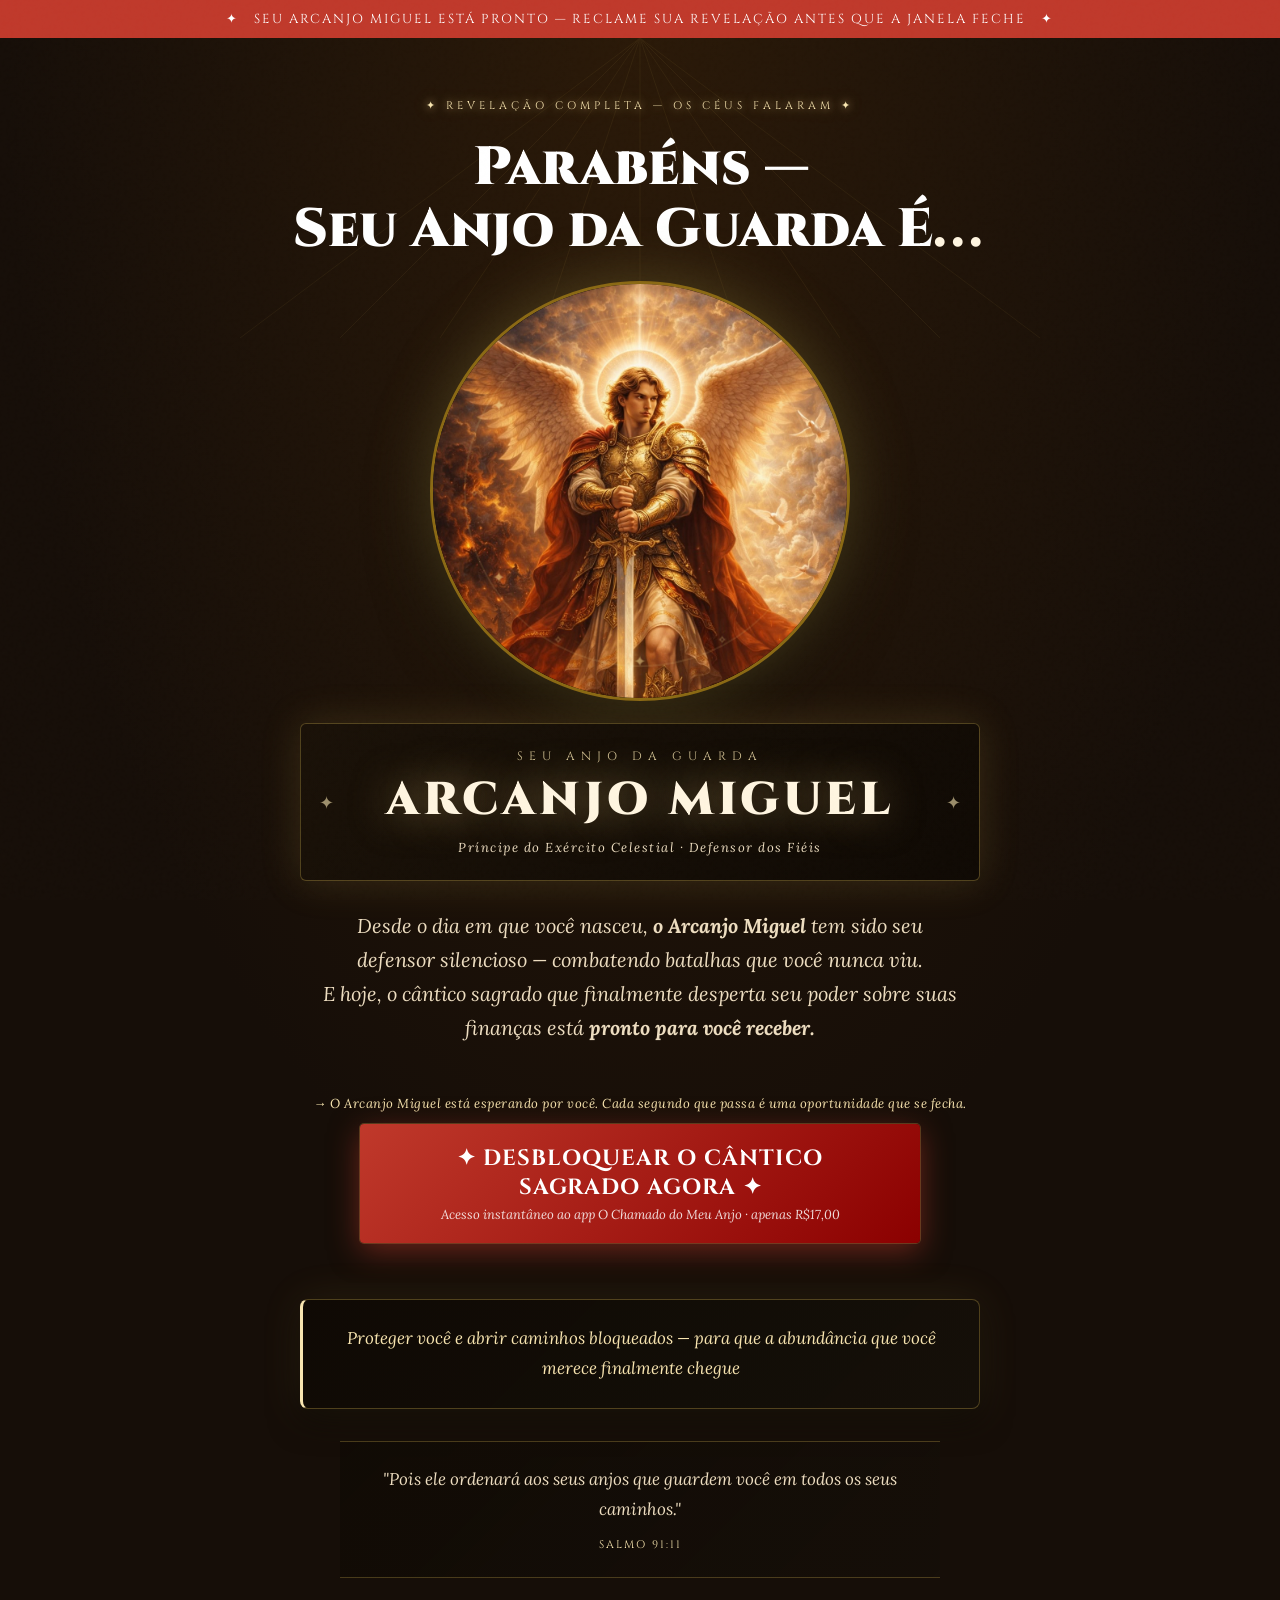
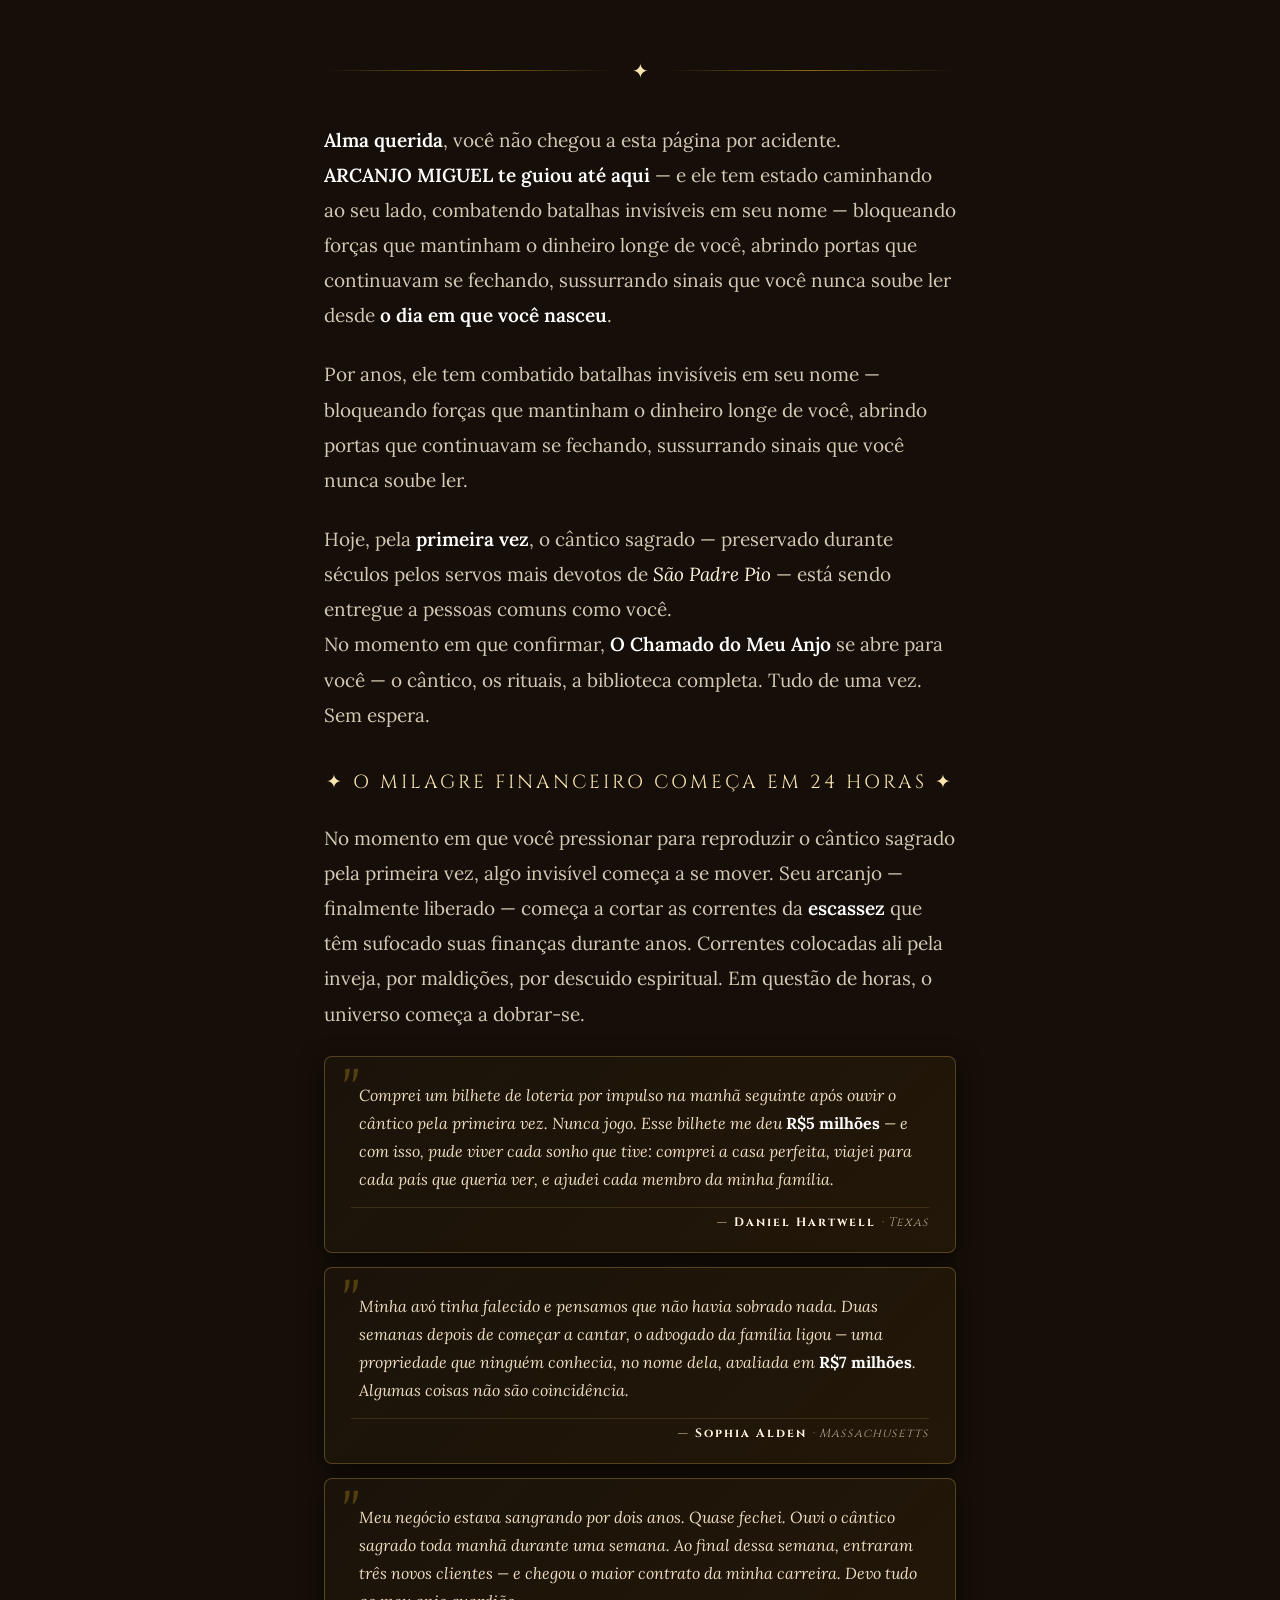
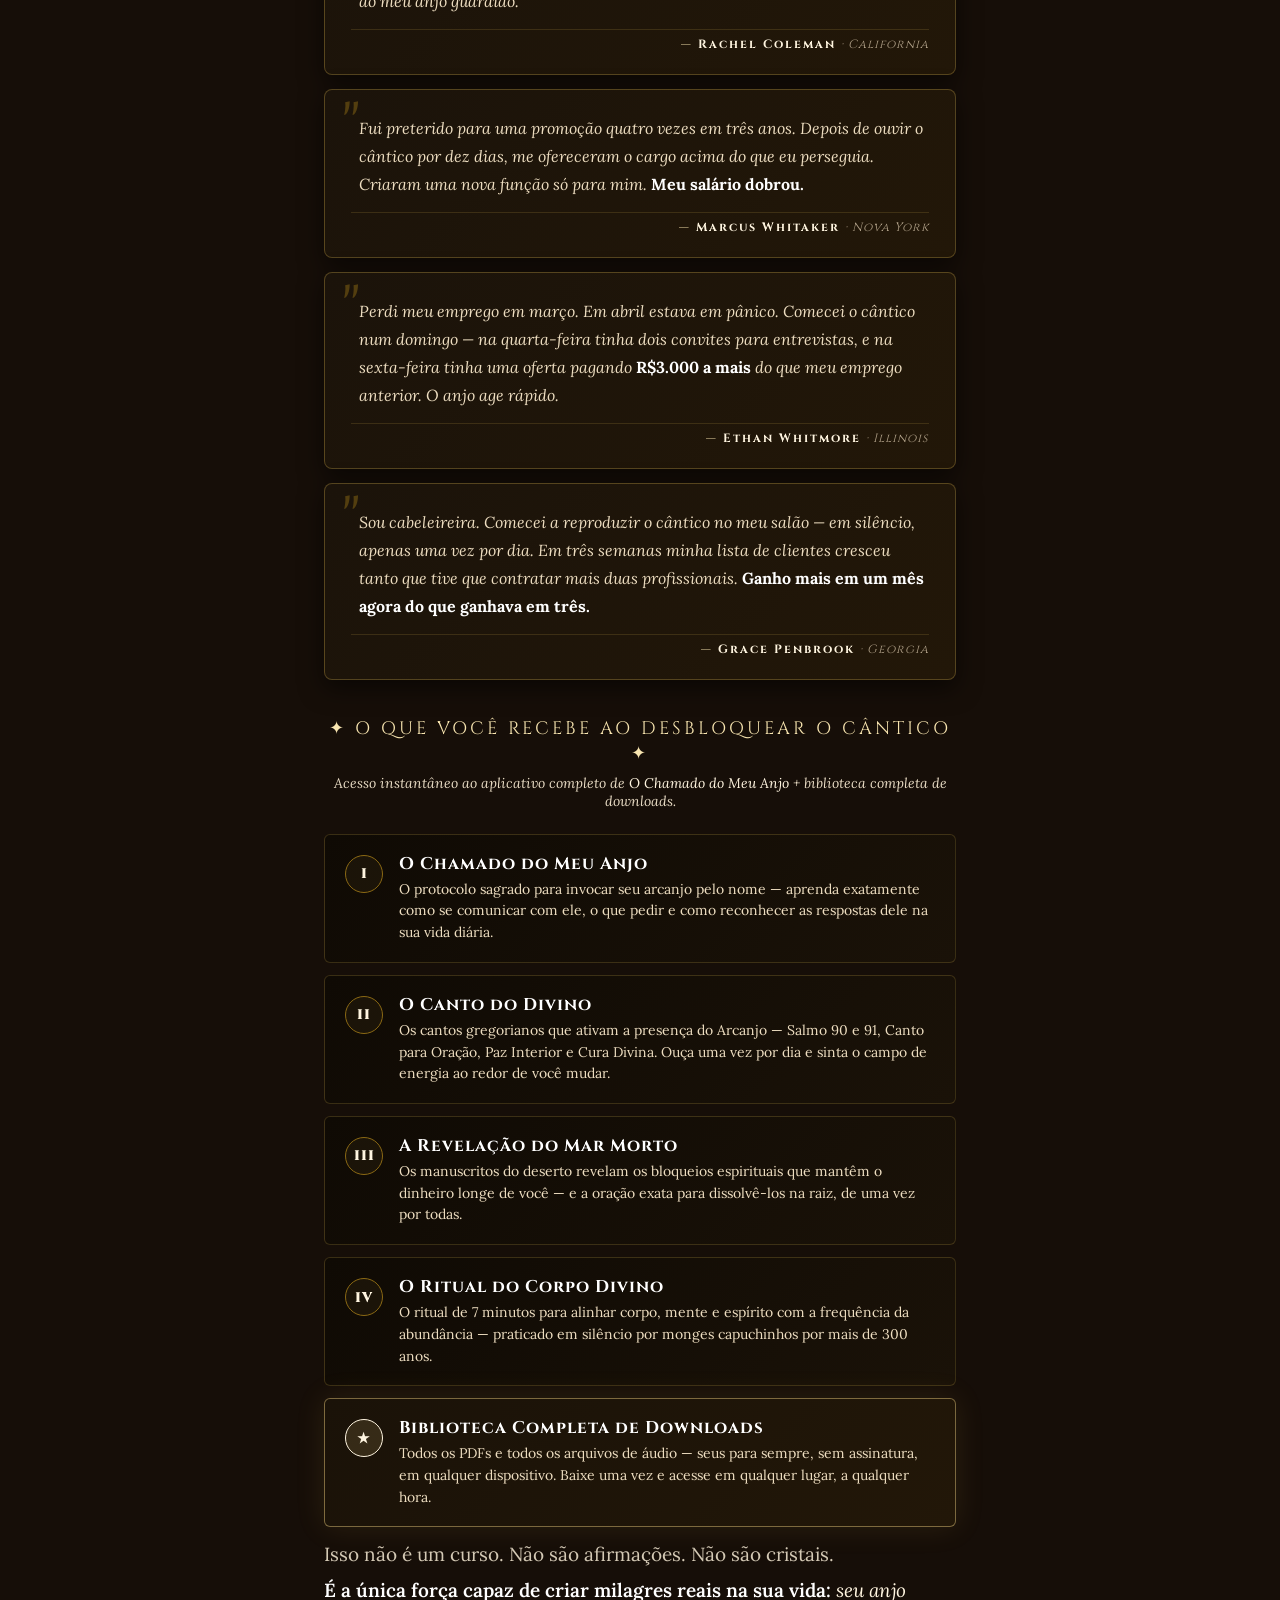
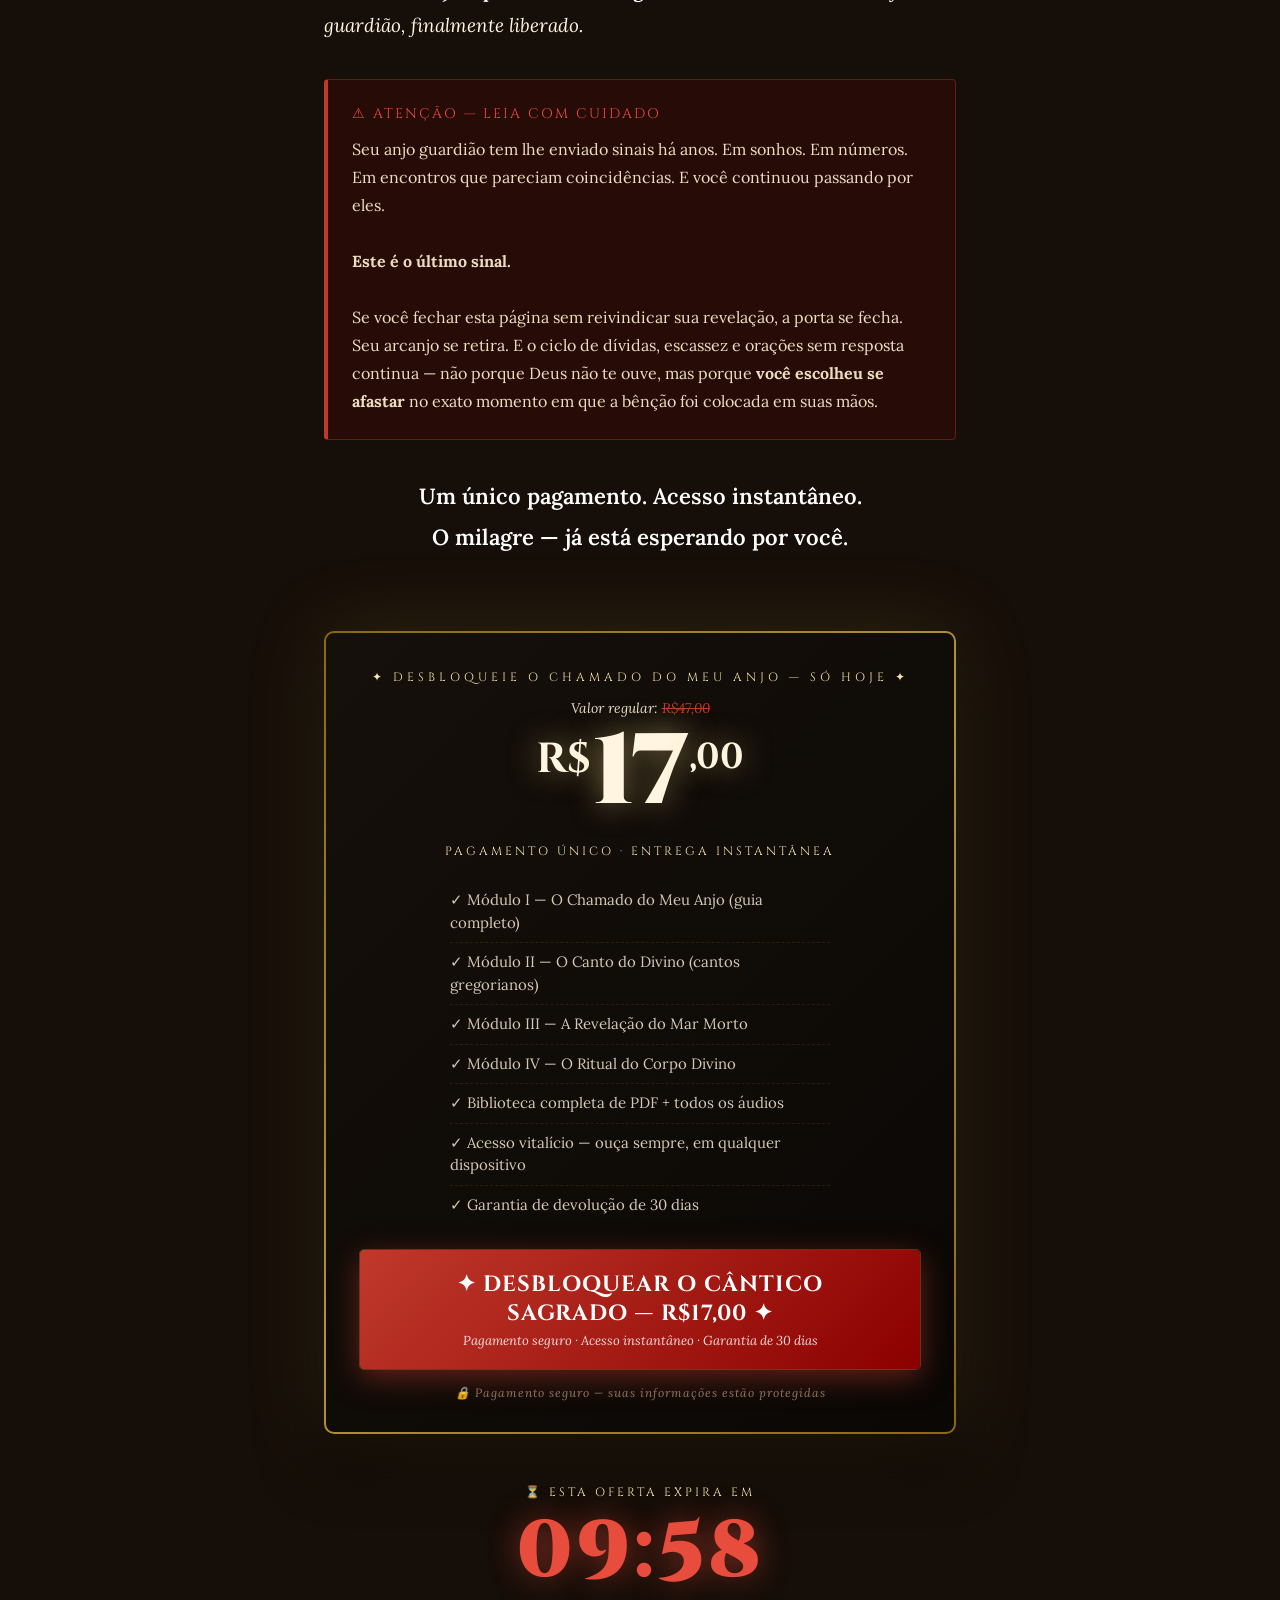
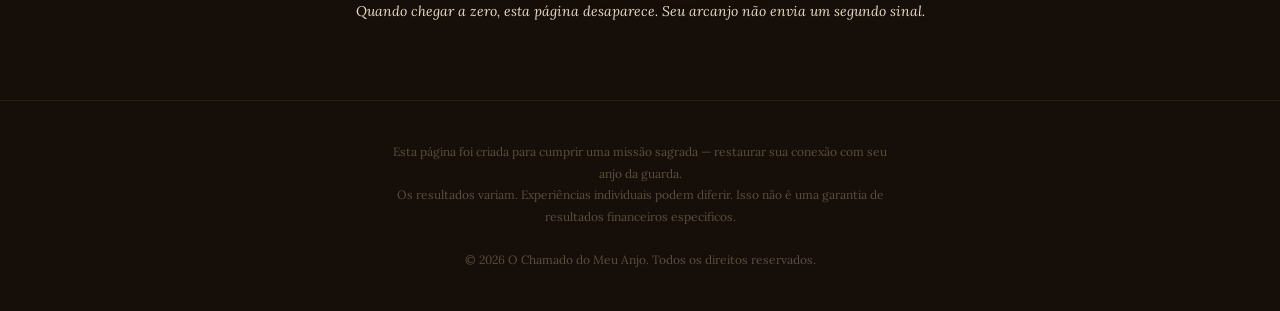
<file: resultangel7br/index.html>
﻿<!DOCTYPE html>
<html lang="pt-BR">
<head>
<meta charset="UTF-8">
<meta name="viewport" content="width=device-width, initial-scale=1.0">
<meta name="color-scheme" content="dark">
<!-- Meta Pixel Code -->
<script>
!function(f,b,e,v,n,t,s)
{if(f.fbq)return;n=f.fbq=function(){n.callMethod?
n.callMethod.apply(n,arguments):n.queue.push(arguments)};
if(!f._fbq)f._fbq=n;n.push=n;n.loaded=!0;n.version='2.0';
n.queue=[];t=b.createElement(e);t.async=!0;
t.src=v;s=b.getElementsByTagName(e)[0];
s.parentNode.insertBefore(t,s)}(window, document,'script',
'https://connect.facebook.net/en_US/fbevents.js');
fbq('init', '1468329457735681');
fbq('track', 'PageView');
</script>
<noscript><img height="1" width="1" style="display:none"
src="https://www.facebook.com/tr?id=1468329457735681&ev=PageView&noscript=1"
/></noscript>
<!-- End Meta Pixel Code -->
<!-- TikTok Pixel Code Start -->
<script>
!function (w, d, t) {
  w.TiktokAnalyticsObject=t;var ttq=w[t]=w[t]||[];ttq.methods=["page","track","identify","instances","debug","on","off","once","ready","alias","group","enableCookie","disableCookie","holdConsent","revokeConsent","grantConsent"],ttq.setAndDefer=function(t,e){t[e]=function(){t.push([e].concat(Array.prototype.slice.call(arguments,0)))}};for(var i=0;i<ttq.methods.length;i++)ttq.setAndDefer(ttq,ttq.methods[i]);ttq.instance=function(t){for(
var e=ttq._i[t]||[],n=0;n<ttq.methods.length;n++)ttq.setAndDefer(e,ttq.methods[n]);return e},ttq.load=function(e,n){var r="https://analytics.tiktok.com/i18n/pixel/events.js",o=n&&n.partner;ttq._i=ttq._i||{},ttq._i[e]=[],ttq._i[e]._u=r,ttq._t=ttq._t||{},ttq._t[e]=+new Date,ttq._o=ttq._o||{},ttq._o[e]=n||{};n=document.createElement("script")
;n.type="text/javascript",n.async=!0,n.src=r+"?sdkid="+e+"&lib="+t;e=document.getElementsByTagName("script")[0];e.parentNode.insertBefore(n,e)};
  ttq.load('D8LLNKBC77U580P27IB0');
  ttq.page();
}(window, document, 'ttq');
</script>
<!-- TikTok Pixel Code End -->
<title id="pageTitle">Seu Kit Sagrado Está Pronto — O Chamado do Meu Anjo</title>
<script
  src="https://cdn.utmify.com.br/scripts/utms/latest.js"
  data-utmify-prevent-xcod-sck
  data-utmify-prevent-subids
  async defer
></script>
<link rel="preconnect" href="https://pay.mycheckoutt.com">
<link rel="dns-prefetch" href="https://pay.mycheckoutt.com">
<script>
var CHECKOUT_URL = '';
function buildRedirectUrl(base) {
  var params = new URLSearchParams(window.location.search);
  var keys = ['utm_source','utm_medium','utm_campaign','utm_content','utm_term','fbclid','gclid','ttclid','src','sck'];
  var forward = new URLSearchParams();
  keys.forEach(function(k) { if (params.get(k)) forward.set(k, params.get(k)); });
  var qs = forward.toString();
  return qs ? base + (base.indexOf('?') >= 0 ? '&' : '?') + qs : base;
}
function goToCheckout() { if (!CHECKOUT_URL) return; window.location.href = buildRedirectUrl(CHECKOUT_URL); }
</script>
<link href="https://fonts.googleapis.com/css2?family=Cinzel:wght@700;900&family=Lora:ital,wght@0,400;0,600;1,400&display=swap" rel="stylesheet">
<style>
  :root{color-scheme:dark;--gold:#F8E5B0;--gold-light:#FFF5E0;--gold-dark:#8B6914;--red:#C0392B;--red-bright:#E74C3C;--dark:#160E08;--cream:#F5F0E8;--white:#FFFFFF;--light-color:#F8E5B0;}
  *{margin:0;padding:0;box-sizing:border-box;}
  body{background:var(--dark);color:var(--cream);font-family:'Lora',Georgia,serif;overflow-x:hidden;}
  body::before{content:'';position:fixed;inset:0;background-image:url("data:image/svg+xml,%3Csvg viewBox='0 0 256 256' xmlns='http://www.w3.org/2000/svg'%3E%3Cfilter id='noise'%3E%3CfeTurbulence type='fractalNoise' baseFrequency='0.9' numOctaves='4' stitchTiles='stitch'/%3E%3C/filter%3E%3Crect width='100%25' height='100%25' filter='url(%23noise)' opacity='0.04'/%3E%3C/svg%3E");pointer-events:none;z-index:999;opacity:0.4;}
  .urgency-bar{background:var(--red);text-align:center;padding:10px 20px;font-family:'Cinzel',serif;font-size:13px;letter-spacing:2px;text-transform:uppercase;color:white;animation:pulse-bar 2s ease-in-out infinite;position:relative;z-index:10;}
  @keyframes pulse-bar{0%,100%{background:var(--red);}50%{background:#8B0000;}}
  .hero{background:radial-gradient(ellipse at 50% 0%,#2A1908 0%,#160E08 70%);padding:60px 20px 40px;text-align:center;position:relative;overflow:hidden;}
  .hero::before{content:'';position:absolute;top:-50%;left:50%;transform:translateX(-50%);width:600px;height:600px;background:radial-gradient(circle,rgba(201,168,76,0.12) 0%,transparent 70%);pointer-events:none;}
  .rays{position:absolute;top:0;left:50%;transform:translateX(-50%);width:100%;max-width:800px;height:300px;pointer-events:none;opacity:0.07;}
  .hero-eyebrow{font-family:'Cinzel',serif;font-size:11px;letter-spacing:4px;text-transform:uppercase;color:var(--gold);margin-bottom:24px;opacity:0;animation:fadeUp 0.8s ease forwards 0.2s;position:relative;text-shadow:0 0 8px rgba(245,220,145,0.85),0 0 20px rgba(240,208,128,0.4);}
  .hero-headline{font-family:'Cinzel',serif;font-size:clamp(28px,5vw,54px);font-weight:900;line-height:1.15;color:var(--white);max-width:820px;margin:0 auto 20px;opacity:0;animation:fadeUp 0.8s ease forwards 0.4s;position:relative;}
  .hero-headline .gold{color:var(--gold-light);}
  .hero-sub{font-size:clamp(16px,2.5vw,20px);color:#EDDDC0;max-width:640px;margin:0 auto 40px;line-height:1.7;font-style:italic;opacity:0;animation:fadeUp 0.8s ease forwards 1.4s;position:relative;}
  .cta-wrap{padding:10px 20px 0;text-align:center;opacity:0;animation:fadeUp 0.8s ease forwards 1.6s;position:relative;}
  .cta-label{font-size:13px;color:var(--gold);font-style:italic;margin-bottom:12px;letter-spacing:0.5px;}
  .cta-btn{display:inline-block;background:linear-gradient(135deg,#C0392B 0%,#8B0000 100%);color:white;font-family:'Cinzel',serif;font-size:clamp(16px,2.5vw,22px);font-weight:700;padding:20px 48px;border-radius:4px;text-decoration:none;letter-spacing:1px;box-shadow:0 8px 30px rgba(192,57,43,0.5),0 0 0 1px rgba(201,168,76,0.3);transition:all 0.2s;position:relative;overflow:hidden;cursor:pointer;border:none;width:100%;max-width:560px;touch-action:manipulation;}
  .cta-btn::before{content:'';position:absolute;top:0;left:-100%;width:100%;height:100%;background:linear-gradient(90deg,transparent,rgba(255,255,255,0.1),transparent);animation:shimmer 2.5s infinite;}
  @keyframes shimmer{0%{left:-100%;}100%{left:100%;}}
  .cta-btn:hover{transform:translateY(-2px);box-shadow:0 12px 40px rgba(192,57,43,0.7),0 0 0 1px rgba(201,168,76,0.5);}
  .cta-btn-sub{display:block;font-family:'Lora',serif;font-size:13px;font-weight:400;font-style:italic;margin-top:4px;opacity:0.85;letter-spacing:0;}
  .body-section{max-width:680px;margin:0 auto;padding:50px 24px 20px;}
  .divider-gold{display:flex;align-items:center;gap:16px;margin-bottom:40px;}
  .divider-gold::before,.divider-gold::after{content:'';flex:1;height:1px;background:linear-gradient(to right,transparent,var(--gold-dark),transparent);}
  .divider-gold span{color:var(--gold);font-size:20px;}
  .body-p{font-size:clamp(16px,2vw,19px);line-height:1.85;color:#D4C9B5;margin-bottom:24px;}
  .body-p strong{color:var(--white);font-weight:600;}
  .body-p .highlight{color:var(--gold-light);font-style:italic;}
  .warning-box{background:rgba(139,0,0,0.15);border:1px solid rgba(192,57,43,0.4);border-left:4px solid var(--red);border-radius:4px;padding:24px;margin:36px 0;}
  .warning-title{font-family:'Cinzel',serif;font-size:14px;letter-spacing:2px;color:#E74C3C;text-transform:uppercase;margin-bottom:12px;}
  .warning-text{font-size:16px;line-height:1.75;color:#EDDDC0;}
  .timer-section{text-align:center;padding:40px 20px;}
  .timer-label{font-family:'Cinzel',serif;font-size:12px;letter-spacing:3px;color:var(--gold);text-transform:uppercase;margin-bottom:12px;}
  .timer-display{font-family:'Cinzel',serif;font-size:clamp(48px,10vw,80px);font-weight:900;color:var(--red-bright);line-height:1;text-shadow:0 0 30px rgba(231,76,60,0.5);letter-spacing:4px;}
  .timer-sub{font-size:14px;color:#E8DBC4;margin-top:10px;font-style:italic;}
  .footer{text-align:center;padding:40px 20px;border-top:1px solid rgba(201,168,76,0.1);margin-top:40px;}
  .footer p{font-size:12px;color:#5a4e3e;line-height:1.8;max-width:500px;margin:0 auto;}
  @keyframes fadeUp{from{opacity:0;transform:translateY(24px);}to{opacity:1;transform:translateY(0);}}
  @keyframes shake{0%,100%{transform:translateX(0);}20%{transform:translateX(-6px);}40%{transform:translateX(6px);}60%{transform:translateX(-4px);}80%{transform:translateX(4px);}}
  .reveal{opacity:0;transform:translateY(30px);transition:opacity 0.7s ease,transform 0.7s ease;}
  .reveal.visible{opacity:1;transform:translateY(0);}
  .angel-reveal{max-width:680px;margin:0 auto 28px;opacity:0;animation:fadeUp 0.9s ease forwards 0.8s;position:relative;}
  .angel-reveal-frame{position:relative;border-radius:50%;aspect-ratio:1/1;overflow:hidden;border:3px solid var(--gold-dark);box-shadow:0 0 60px rgba(201,168,76,0.35),0 20px 60px rgba(0,0,0,0.85);background:#060300;max-width:420px;margin:0 auto;}
  .celestial-ring{position:absolute;top:50%;left:50%;width:92%;height:92%;transform:translate(-50%,-50%);pointer-events:none;z-index:2;animation:slowRotate 90s linear infinite;opacity:0.55;mix-blend-mode:screen;}
  .celestial-ring svg{width:100%;height:100%;}
  @keyframes slowRotate{to{transform:translate(-50%,-50%) rotate(360deg);}}
  .halo-pulse{position:absolute;top:50%;left:50%;width:60%;height:60%;transform:translate(-50%,-50%);pointer-events:none;border-radius:50%;background:radial-gradient(circle,var(--light-color) 0%,transparent 60%);opacity:0.18;animation:haloPulse 5s ease-in-out infinite;z-index:0;}
  @keyframes haloPulse{0%,100%{opacity:0.12;transform:translate(-50%,-50%) scale(0.95);}50%{opacity:0.28;transform:translate(-50%,-50%) scale(1.05);}}
  #angelImg{display:block;width:100%;height:100%;object-fit:cover;position:absolute;inset:0;z-index:1;border-radius:0;}
  .angel-reveal-badge{margin-top:22px;padding:24px 40px;text-align:center;background:linear-gradient(135deg,rgba(26,18,8,0.95) 0%,rgba(15,10,4,0.95) 100%);border:1px solid rgba(201,168,76,0.35);border-radius:6px;box-shadow:0 0 40px rgba(201,168,76,0.18);position:relative;}
  .angel-reveal-badge::before,.angel-reveal-badge::after{content:'✦';position:absolute;top:50%;transform:translateY(-50%);color:var(--gold);font-size:18px;opacity:0.6;}
  .angel-reveal-badge::before{left:18px;}.angel-reveal-badge::after{right:18px;}
  .angel-reveal-prefix{display:block;font-family:'Cinzel',serif;font-size:12px;letter-spacing:6px;color:var(--gold);text-transform:uppercase;margin-bottom:10px;opacity:0.85;}
  .angel-reveal-name{display:block;font-family:'Cinzel',serif;font-size:clamp(26px,5.5vw,46px);font-weight:900;color:var(--gold-light);line-height:1.15;text-shadow:0 0 40px rgba(240,208,128,0.5);margin-bottom:12px;opacity:0;animation:angelNameReveal 1.6s cubic-bezier(0.22,1,0.36,1) forwards 1.0s;}
  @keyframes angelNameReveal{0%{opacity:0;letter-spacing:16px;transform:scale(0.92);filter:blur(2px);}50%{opacity:0.9;letter-spacing:8px;filter:blur(0.5px);}100%{opacity:1;letter-spacing:4px;transform:scale(1);filter:blur(0);}}
  .angel-reveal-title{display:block;font-family:'Lora',serif;font-size:13px;color:#EDDDC0;font-style:italic;letter-spacing:1.5px;opacity:0;animation:fadeUp 0.8s ease forwards 2.4s;}
  .dots-anim{display:inline-block;color:var(--gold-light);letter-spacing:4px;animation:dotsPulse 1.6s ease-in-out infinite;}
  @keyframes dotsPulse{0%,100%{opacity:0.35;}50%{opacity:1;}}
  .personal-card{max-width:680px;margin:16px auto 32px;background:linear-gradient(135deg,rgba(15,10,4,0.95) 0%,rgba(21,16,10,0.9) 100%);border:1px solid rgba(201,168,76,0.35);border-left:3px solid var(--light-color);border-radius:8px;padding:24px 28px;box-shadow:0 0 40px rgba(201,168,76,0.12),0 12px 30px rgba(0,0,0,0.6);opacity:0;animation:fadeUp 0.9s ease forwards 2.7s;}
  .personal-scripture{text-align:center;max-width:600px;margin:30px auto;padding:22px 28px;background:linear-gradient(135deg,rgba(15,10,4,0.7) 0%,rgba(21,16,10,0.5) 100%);border-top:1px solid rgba(201,168,76,0.3);border-bottom:1px solid rgba(201,168,76,0.3);font-family:'Lora',serif;font-style:italic;font-size:clamp(15px,2vw,17px);color:#EDDDC0;line-height:1.8;}
  .personal-scripture-ref{display:block;margin-top:10px;font-family:'Cinzel',serif;font-size:11px;letter-spacing:2px;color:var(--gold);font-style:normal;text-transform:uppercase;}
  .modules-wrap{margin:30px 0 10px;}
  .modules-title{font-family:'Cinzel',serif;font-size:clamp(15px,2.5vw,18px);letter-spacing:3px;color:var(--gold);text-transform:uppercase;text-align:center;margin-bottom:8px;}
  .modules-sub{text-align:center;font-size:14px;color:#E8DBC4;font-style:italic;margin-bottom:24px;}
  .modules-sub em{color:var(--gold-light);}
  .modules-list{list-style:none;display:flex;flex-direction:column;gap:12px;}
  .module-item{display:flex;align-items:flex-start;gap:16px;padding:18px 20px;background:linear-gradient(135deg,#0F0A04 0%,#1A1208 100%);border:1px solid rgba(201,168,76,0.22);border-radius:6px;transition:border-color 0.25s,transform 0.2s;}
  .module-item:hover{border-color:rgba(201,168,76,0.5);transform:translateX(4px);}
  .module-item-bonus{border-color:rgba(240,208,128,0.45);background:linear-gradient(135deg,#1a1208 0%,#221708 100%);box-shadow:0 0 30px rgba(201,168,76,0.12);}
  .module-num{flex:0 0 38px;height:38px;display:flex;align-items:center;justify-content:center;border:1px solid var(--gold-dark);border-radius:50%;color:var(--gold-light);font-family:'Cinzel',serif;font-weight:900;font-size:14px;letter-spacing:1px;background:rgba(201,168,76,0.06);margin-top:2px;}
  .module-item-bonus .module-num{border-color:var(--gold-light);color:var(--gold-light);background:rgba(240,208,128,0.12);}
  .module-body{flex:1;}
  .module-title{font-family:'Cinzel',serif;font-size:clamp(15px,2vw,17px);font-weight:700;color:var(--white);letter-spacing:1px;margin-bottom:4px;line-height:1.3;}
  .module-desc{font-size:14px;line-height:1.55;color:#EDDDC0;margin:0;}
  .miracle-section{margin:36px 0;}
  .miracle-title{font-family:'Cinzel',serif;font-size:clamp(15px,2.4vw,19px);letter-spacing:3px;color:var(--gold);text-transform:uppercase;text-align:center;margin-bottom:26px;}
  .testimonial-card{position:relative;background:linear-gradient(135deg,#1B130A 0%,#221708 100%);border:1px solid rgba(201,168,76,0.32);border-radius:8px;padding:24px 26px 22px;margin-bottom:14px;box-shadow:0 8px 25px rgba(0,0,0,0.55);}
  .testimonial-card::before{content:'"';position:absolute;top:6px;left:16px;font-family:'Cinzel',serif;font-size:64px;color:var(--gold-dark);opacity:0.5;line-height:1;pointer-events:none;}
  .testimonial-quote{font-family:'Lora',serif;font-size:16px;line-height:1.75;color:#EDDDC0;font-style:italic;margin:0 0 14px;padding-left:8px;position:relative;z-index:1;}
  .testimonial-quote strong{color:var(--white);font-style:normal;}
  .testimonial-author{font-family:'Cinzel',serif;font-size:12px;letter-spacing:2px;color:var(--gold);text-align:right;padding-top:6px;border-top:1px solid rgba(201,168,76,0.18);}
  .testimonial-author strong{color:var(--gold-light);font-weight:700;}
  .testimonial-author-loc{color:#B0A088;font-style:italic;letter-spacing:1px;}
  .pricing-section{max-width:680px;margin:30px auto 10px;padding:0 24px;}
  .pricing-card{position:relative;background:linear-gradient(135deg,#15100A 0%,#0A0705 100%);border:2px solid var(--gold-dark);border-radius:10px;padding:36px 28px 32px;text-align:center;box-shadow:0 0 80px rgba(201,168,76,0.18),0 25px 60px rgba(0,0,0,0.85);}
  .pricing-card::before{content:'';position:absolute;inset:-2px;border-radius:10px;padding:2px;background:linear-gradient(135deg,transparent 0%,rgba(240,208,128,0.4) 50%,transparent 100%);-webkit-mask:linear-gradient(#000 0 0) content-box,linear-gradient(#000 0 0);-webkit-mask-composite:xor;mask-composite:exclude;pointer-events:none;}
  .pricing-eyebrow{font-family:'Cinzel',serif;font-size:12px;letter-spacing:4px;color:var(--gold);text-transform:uppercase;margin-bottom:14px;}
  .pricing-old{font-size:14px;color:#E8DBC4;margin-bottom:6px;font-style:italic;}
  .pricing-old span{text-decoration:line-through;color:#c0392b;}
  .pricing-now{display:flex;align-items:flex-start;justify-content:center;gap:2px;margin:6px 0 20px;font-family:'Cinzel',serif;color:var(--gold-light);text-shadow:0 0 30px rgba(240,208,128,0.5);}
  .pricing-currency{font-size:clamp(28px,4.5vw,42px);font-weight:700;margin-top:8px;}
  .pricing-amount{font-size:clamp(64px,11vw,100px);font-weight:900;line-height:1;letter-spacing:-2px;}
  .pricing-cents{font-size:clamp(24px,4vw,36px);font-weight:700;margin-top:10px;}
  .pricing-tag{font-family:'Cinzel',serif;font-size:12px;letter-spacing:3px;color:var(--gold);margin-bottom:22px;text-transform:uppercase;}
  .pricing-features{list-style:none;max-width:380px;margin:0 auto 26px;text-align:left;}
  .pricing-features li{padding:8px 0;font-size:15px;color:#D4C9B5;border-bottom:1px dashed rgba(201,168,76,0.12);line-height:1.5;}
  .pricing-features li:last-child{border-bottom:none;}
  .pricing-secure{margin-top:16px;font-size:12px;color:#8E7C66;letter-spacing:1px;font-style:italic;}
  @media(max-width:600px){.hero{padding:40px 16px 30px;}.body-section{padding:36px 16px 16px;}.cta-btn{padding:18px 24px;}.angel-reveal-badge{padding:22px 24px;}.angel-reveal-badge::before,.angel-reveal-badge::after{display:none;}.pricing-section{padding:0 16px;}.pricing-card{padding:28px 18px 24px;}}
</style>
</head>
<body>

<div class="urgency-bar" id="urgencyBar">✦ &nbsp; SEU ARCANJO ESTÁ PRONTO &nbsp; ✦</div>

<section class="hero">
  <svg class="rays" viewBox="0 0 800 300" xmlns="http://www.w3.org/2000/svg"><g transform="translate(400,0)"><line x1="0" y1="0" x2="-400" y2="300" stroke="#C9A84C" stroke-width="1"/><line x1="0" y1="0" x2="-300" y2="300" stroke="#C9A84C" stroke-width="1"/><line x1="0" y1="0" x2="-200" y2="300" stroke="#C9A84C" stroke-width="1"/><line x1="0" y1="0" x2="-100" y2="300" stroke="#C9A84C" stroke-width="1"/><line x1="0" y1="0" x2="0" y2="300" stroke="#C9A84C" stroke-width="1"/><line x1="0" y1="0" x2="100" y2="300" stroke="#C9A84C" stroke-width="1"/><line x1="0" y1="0" x2="200" y2="300" stroke="#C9A84C" stroke-width="1"/><line x1="0" y1="0" x2="300" y2="300" stroke="#C9A84C" stroke-width="1"/><line x1="0" y1="0" x2="400" y2="300" stroke="#C9A84C" stroke-width="1"/></g></svg>
  <p class="hero-eyebrow">✦ Revelação Completa — Os Céus Falaram ✦</p>
  <h1 class="hero-headline">Parabéns<span id="revealName" class="gold"></span> —<br>Seu Anjo da Guarda É<span class="dots-anim">...</span></h1>
  <div class="angel-reveal">
    <div class="angel-reveal-frame">
      <div class="halo-pulse"></div>
      <div class="celestial-ring"><svg viewBox="0 0 200 200" xmlns="http://www.w3.org/2000/svg"><g fill="#F0D080" stroke="none"><text x="100" y="14" font-family="serif" font-size="8" text-anchor="middle">✦</text><text x="143" y="25" font-family="serif" font-size="6" text-anchor="middle">✧</text><text x="174" y="58" font-family="serif" font-size="8" text-anchor="middle">✦</text><text x="187" y="103" font-family="serif" font-size="6" text-anchor="middle">✧</text><text x="174" y="148" font-family="serif" font-size="8" text-anchor="middle">✦</text><text x="143" y="180" font-family="serif" font-size="6" text-anchor="middle">✧</text><text x="100" y="192" font-family="serif" font-size="8" text-anchor="middle">✦</text><text x="57" y="180" font-family="serif" font-size="6" text-anchor="middle">✧</text><text x="26" y="148" font-family="serif" font-size="8" text-anchor="middle">✦</text><text x="13" y="103" font-family="serif" font-size="6" text-anchor="middle">✧</text><text x="26" y="58" font-family="serif" font-size="8" text-anchor="middle">✦</text><text x="57" y="25" font-family="serif" font-size="6" text-anchor="middle">✧</text></g><circle cx="100" cy="100" r="92" fill="none" stroke="#F0D080" stroke-width="0.4" stroke-opacity="0.5"/><circle cx="100" cy="100" r="86" fill="none" stroke="#C9A84C" stroke-width="0.3" stroke-opacity="0.35" stroke-dasharray="2 6"/></svg></div>
      <img id="angelImg" src="[data-uri]" alt="" style="object-position:center 0%;">
    </div>
    <div class="angel-reveal-badge">
      <span class="angel-reveal-prefix">Seu Anjo da Guarda</span>
      <span class="angel-reveal-name" id="angelRevealName">—</span>
      <span class="angel-reveal-title" id="angelRevealTitle">—</span>
    </div>
  </div>
  <p class="hero-sub" id="heroSub"></p>
  <div class="cta-wrap">
    <p class="cta-label" id="ctaLabel"></p>
    <button class="cta-btn" onclick="goToCheckout()">
      ✦ DESBLOQUEAR O CÂNTICO SAGRADO AGORA ✦
      <span class="cta-btn-sub">Acesso instantâneo ao app O Chamado do Meu Anjo · apenas R$17,00</span>
    </button>
  </div>
</section>

<div class="personal-card">
  <p style="font-family:'Lora',serif;font-style:italic;font-size:clamp(15px,2vw,17px);color:#F8E5B0;line-height:1.75;text-align:center;" id="missionValue">—</p>
</div>

<p class="personal-scripture reveal">
  <span id="scriptureText">—</span>
  <span class="personal-scripture-ref" id="scriptureRef">—</span>
</p>

<section class="body-section">
  <div class="divider-gold reveal"><span>✦</span></div>
  <p class="body-p reveal" id="personalBio"></p>
  <p class="body-p reveal">Por anos, ele tem combatido batalhas invisíveis em seu nome — bloqueando forças que mantinham o dinheiro longe de você, abrindo portas que continuavam se fechando, sussurrando sinais que você nunca soube ler.</p>
  <p class="body-p reveal">Hoje, pela <strong>primeira vez</strong>, o cântico sagrado — preservado durante séculos pelos servos mais devotos de <span class="highlight">São Padre Pio</span> — está sendo entregue a pessoas comuns como você.<br>No momento em que confirmar, <strong>O Chamado do Meu Anjo</strong> se abre para você — o cântico, os rituais, a biblioteca completa. Tudo de uma vez. Sem espera.</p>

  <div class="miracle-section reveal">
    <p class="miracle-title">✦ O Milagre Financeiro Começa em 24 Horas ✦</p>
    <p class="body-p">No momento em que você pressionar para reproduzir o cântico sagrado pela primeira vez, algo invisível começa a se mover. Seu arcanjo — finalmente liberado — começa a cortar as correntes da <strong>escassez</strong> que têm sufocado suas finanças durante anos. Correntes colocadas ali pela inveja, por maldições, por descuido espiritual. Em questão de horas, o universo começa a dobrar-se.</p>
    <div class="testimonial-card"><p class="testimonial-quote">Comprei um bilhete de loteria por impulso na manhã seguinte após ouvir o cântico pela primeira vez. Nunca jogo. Esse bilhete me deu <strong>R$5 milhões</strong> — e com isso, pude viver cada sonho que tive: comprei a casa perfeita, viajei para cada país que queria ver, e <em>ajudei cada membro da minha família.</em></p><p class="testimonial-author">— <strong>Daniel Hartwell</strong> <span class="testimonial-author-loc">· Texas</span></p></div>
    <div class="testimonial-card"><p class="testimonial-quote">Minha avó tinha falecido e pensamos que não havia sobrado nada. Duas semanas depois de começar a cantar, o advogado da família ligou — uma propriedade que ninguém conhecia, no nome dela, avaliada em <strong>R$7 milhões</strong>. Algumas coisas não são coincidência.</p><p class="testimonial-author">— <strong>Sophia Alden</strong> <span class="testimonial-author-loc">· Massachusetts</span></p></div>
    <div class="testimonial-card"><p class="testimonial-quote">Meu negócio estava sangrando por dois anos. Quase fechei. Ouvi o cântico sagrado toda manhã durante uma semana. Ao final dessa semana, entraram três novos clientes — e chegou o maior contrato da minha carreira. Devo tudo ao meu anjo guardião.</p><p class="testimonial-author">— <strong>Rachel Coleman</strong> <span class="testimonial-author-loc">· California</span></p></div>
    <div class="testimonial-card"><p class="testimonial-quote">Fui preterido para uma promoção quatro vezes em três anos. Depois de ouvir o cântico por dez dias, me ofereceram o cargo acima do que eu perseguia. Criaram uma nova função só para mim. <strong>Meu salário dobrou.</strong></p><p class="testimonial-author">— <strong>Marcus Whitaker</strong> <span class="testimonial-author-loc">· Nova York</span></p></div>
    <div class="testimonial-card"><p class="testimonial-quote">Perdi meu emprego em março. Em abril estava em pânico. Comecei o cântico num domingo — na quarta-feira tinha dois convites para entrevistas, e na sexta-feira tinha uma oferta pagando <strong>R$3.000 a mais</strong> do que meu emprego anterior. O anjo age rápido.</p><p class="testimonial-author">— <strong>Ethan Whitmore</strong> <span class="testimonial-author-loc">· Illinois</span></p></div>
    <div class="testimonial-card"><p class="testimonial-quote">Sou cabeleireira. Comecei a reproduzir o cântico no meu salão — em silêncio, apenas uma vez por dia. Em três semanas minha lista de clientes cresceu tanto que tive que contratar mais duas profissionais. <strong>Ganho mais em um mês agora do que ganhava em três.</strong></p><p class="testimonial-author">— <strong>Grace Penbrook</strong> <span class="testimonial-author-loc">· Georgia</span></p></div>
  </div>

  <div class="modules-wrap reveal">
    <p class="modules-title">✦ O Que Você Recebe ao Desbloquear o Cântico ✦</p>
    <p class="modules-sub">Acesso instantâneo ao aplicativo completo de <em>O Chamado do Meu Anjo</em> + biblioteca completa de downloads.</p>
    <ul class="modules-list">
      <li class="module-item"><span class="module-num">I</span><div class="module-body"><h3 class="module-title">O Chamado do Meu Anjo</h3><p class="module-desc">O protocolo sagrado para invocar seu arcanjo pelo nome — aprenda exatamente como se comunicar com ele, o que pedir e como reconhecer as respostas dele na sua vida diária.</p></div></li>
      <li class="module-item"><span class="module-num">II</span><div class="module-body"><h3 class="module-title">O Canto do Divino</h3><p class="module-desc">Os cantos gregorianos que ativam a presença do Arcanjo — Salmo 90 e 91, Canto para Oração, Paz Interior e Cura Divina. Ouça uma vez por dia e sinta o campo de energia ao redor de você mudar.</p></div></li>
      <li class="module-item"><span class="module-num">III</span><div class="module-body"><h3 class="module-title">A Revelação do Mar Morto</h3><p class="module-desc">Os manuscritos do deserto revelam os bloqueios espirituais que mantêm o dinheiro longe de você — e a oração exata para dissolvê-los na raiz, de uma vez por todas.</p></div></li>
      <li class="module-item"><span class="module-num">IV</span><div class="module-body"><h3 class="module-title">O Ritual do Corpo Divino</h3><p class="module-desc">O ritual de 7 minutos para alinhar corpo, mente e espírito com a frequência da abundância — praticado em silêncio por monges capuchinhos por mais de 300 anos.</p></div></li>
      <li class="module-item module-item-bonus"><span class="module-num">★</span><div class="module-body"><h3 class="module-title">Biblioteca Completa de Downloads</h3><p class="module-desc">Todos os PDFs e todos os arquivos de áudio — seus para sempre, sem assinatura, em qualquer dispositivo. Baixe uma vez e acesse em qualquer lugar, a qualquer hora.</p></div></li>
    </ul>
  </div>

  <p class="body-p reveal">Isso não é um curso. Não são afirmações. Não são cristais.<br><strong>É a única força capaz de criar milagres reais na sua vida:</strong> <span class="highlight">seu anjo guardião, finalmente liberado.</span></p>

  <div class="warning-box reveal">
    <p class="warning-title">⚠ Atenção — Leia Com Cuidado</p>
    <p class="warning-text">Seu anjo guardião tem lhe enviado sinais há anos. Em sonhos. Em números. Em encontros que pareciam coincidências. E você continuou passando por eles.<br><br><strong>Este é o último sinal.</strong><br><br>Se você fechar esta página sem reivindicar sua revelação, a porta se fecha. Seu arcanjo se retira. E o ciclo de dívidas, escassez e orações sem resposta continua — não porque Deus não te ouve, mas porque <strong>você escolheu se afastar</strong> no exato momento em que a bênção foi colocada em suas mãos.</p>
  </div>

  <p class="body-p reveal" style="text-align:center;font-size:clamp(18px,2.5vw,22px);color:white;"><strong>Um único pagamento. Acesso instantâneo.<br>O milagre — já está esperando por você.</strong></p>
</section>

<section class="pricing-section reveal">
  <div class="pricing-card">
    <p class="pricing-eyebrow">✦ Desbloqueie O Chamado do Meu Anjo — Só Hoje ✦</p>
    <p class="pricing-old">Valor regular: <span>R$47,00</span></p>
    <div class="pricing-now"><span class="pricing-currency">R$</span><span class="pricing-amount">17</span><span class="pricing-cents">,00</span></div>
    <p class="pricing-tag">Pagamento único · Entrega instantânea</p>
    <ul class="pricing-features">
      <li>✓ Módulo I — O Chamado do Meu Anjo (guia completo)</li>
      <li>✓ Módulo II — O Canto do Divino (cantos gregorianos)</li>
      <li>✓ Módulo III — A Revelação do Mar Morto</li>
      <li>✓ Módulo IV — O Ritual do Corpo Divino</li>
      <li>✓ Biblioteca completa de PDF + todos os áudios</li>
      <li>✓ Acesso vitalício — ouça sempre, em qualquer dispositivo</li>
      <li>✓ Garantia de devolução de 30 dias</li>
    </ul>
    <button class="cta-btn" onclick="goToCheckout()">
      ✦ DESBLOQUEAR O CÂNTICO SAGRADO — R$17,00 ✦
      <span class="cta-btn-sub">Pagamento seguro · Acesso instantâneo · Garantia de 30 dias</span>
    </button>
    <p class="pricing-secure">🔒 Pagamento seguro — suas informações estão protegidas</p>
  </div>
</section>

<section class="timer-section reveal">
  <p class="timer-label">⏳ Esta Oferta Expira Em</p>
  <div class="timer-display" id="timer">10:00</div>
  <p class="timer-sub">Quando chegar a zero, esta página desaparece. Seu arcanjo não envia um segundo sinal.</p>
</section>

<div class="footer">
  <p>Esta página foi criada para cumprir uma missão sagrada — restaurar sua conexão com seu anjo da guarda.<br>Os resultados variam. Experiências individuais podem diferir. Isso não é uma garantia de resultados financeiros específicos.<br><br>© 2026 O Chamado do Meu Anjo. Todos os direitos reservados.</p>
</div>

<script>
var ANGELS = {
  michael: {
    checkout:    'https://pay.mycheckoutt.com/019e3b15-23ad-7142-bdcf-361d22426c5e?ref=',
    img:         'Imagem Anjos/Miguel.jpg', imgPos: 'center 0%',
    urgency:     'SEU ARCANJO MIGUEL ESTÁ PRONTO — RECLAME SUA REVELAÇÃO ANTES QUE A JANELA FECHE',
    name:        'ARCANJO MIGUEL', title: 'Príncipe do Exército Celestial · Defensor dos Fiéis',
    heroSub:     'Desde o dia em que você nasceu, <strong>o Arcanjo Miguel</strong> tem sido seu defensor silencioso — combatendo batalhas que você nunca viu.<br>E hoje, o <em>cântico sagrado</em> que finalmente desperta seu poder sobre suas finanças está <strong>pronto para você receber.</strong>',
    ctaLabel:    '→ O Arcanjo Miguel está esperando por você. Cada segundo que passa é uma oportunidade que se fecha.',
    mission:     'Proteger você e abrir caminhos bloqueados — para que a abundância que você merece finalmente chegue',
    scripture:   '"Pois ele ordenará aos seus anjos que guardem você em todos os seus caminhos."',
    scriptureRef:'Salmo 91:11',
    bioAction:   'caminhando ao seu lado, combatendo batalhas invisíveis em seu nome — bloqueando forças que mantinham o dinheiro longe de você, abrindo portas que continuavam se fechando, sussurrando sinais que você nunca soube ler',
    pageTitle:   'Seu Kit Sagrado Está Pronto — O Chamado do Arcanjo Miguel'
  },
  gabriel: {
    checkout:    'https://pay.mycheckoutt.com/019e3b15-23ad-7142-bdcf-361d22426c5e?ref=',
    img:         'Imagem Anjos/Gabriel.jpg', imgPos: 'center 0%',
    urgency:     'SEU ARCANJO GABRIEL ESTÁ PRONTO — RECLAME SUA REVELAÇÃO ANTES QUE A JANELA FECHE',
    name:        'ARCANJO GABRIEL', title: 'Mensageiro de Deus · Arauto do Céu',
    heroSub:     'Desde o dia em que você nasceu, <strong>o Arcanjo Gabriel</strong> tem sido seu mensageiro divino — carregando orientação celestial e iluminando o caminho destinado a você.<br>E hoje, o <em>cântico sagrado</em> que finalmente ativa sua presença em sua vida está <strong>pronto para você receber.</strong>',
    ctaLabel:    '→ O Arcanjo Gabriel está esperando por você. Cada segundo que passa é uma mensagem que você está perdendo.',
    mission:     'Entregar mensagens divinas e limpar seu caminho — para que a clareza e as bênçãos que você merece finalmente cheguem',
    scripture:   '"Eu sou Gabriel, que estou diante de Deus; fui enviado para falar com você e anunciar-lhe estas boas-novas."',
    scriptureRef:'Lucas 1:19',
    bioAction:   'carregando mensagens divinas destinadas a você — entregando clareza onde havia confusão, e direção onde não havia nenhuma',
    pageTitle:   'Seu Kit Sagrado Está Pronto — O Chamado do Arcanjo Gabriel'
  },
  raphael: {
    checkout:    'https://pay.mycheckoutt.com/019e3b15-23ad-7142-bdcf-361d22426c5e?ref=',
    img:         'Imagem Anjos/Rafael.jpg', imgPos: 'center 0%',
    urgency:     'SEU ARCANJO RAFAEL ESTÁ PRONTO — RECLAME SUA REVELAÇÃO ANTES QUE A JANELA FECHE',
    name:        'ARCANJO RAFAEL', title: 'Curador de Deus · Guardião dos Viajantes',
    heroSub:     'Desde o dia em que você nasceu, <strong>o Arcanjo Rafael</strong> tem sido seu curador divino — cuidando de sua saúde, sua jornada e restaurando o que estava quebrado em você.<br>E hoje, o <em>cântico sagrado</em> que finalmente desperta seu poder de cura está <strong>pronto para você receber.</strong>',
    ctaLabel:    '→ O Arcanjo Rafael está esperando por você. Cada segundo que passa é uma cura que está sendo adiada.',
    mission:     'Curar seu corpo, mente e espírito — e guiá-lo com segurança por cada desafio no seu caminho',
    scripture:   '"Eu sou Rafael, um dos sete anjos que estão presentes e entram diante da glória do Senhor."',
    scriptureRef:'Tobias 12:15',
    bioAction:   'cuidando de sua saúde e de cada passo de sua jornada — curando o que estava quebrado, guiando-o onde estava perdido, restaurando sua força quando não tinha nenhuma',
    pageTitle:   'Seu Kit Sagrado Está Pronto — O Chamado do Arcanjo Rafael'
  },
  uriel: {
    checkout:    'https://pay.mycheckoutt.com/019e3b15-23ad-7142-bdcf-361d22426c5e?ref=',
    img:         'Imagem Anjos/Uriel.jpg', imgPos: 'center 5%',
    urgency:     'SEU ARCANJO URIEL ESTÁ PRONTO — RECLAME SUA REVELAÇÃO ANTES QUE A JANELA FECHE',
    name:        'ARCANJO URIEL', title: 'Luz de Deus · Guardião da Sabedoria',
    heroSub:     'Desde o dia em que você nasceu, <strong>o Arcanjo Uriel</strong> tem estado iluminando seu caminho — trazendo sabedoria e compreensão a cada encruzilhada que você enfrentou.<br>E hoje, o <em>cântico sagrado</em> que finalmente abre sua luz em você está <strong>pronto para você receber.</strong>',
    ctaLabel:    '→ O Arcanjo Uriel está esperando por você. Cada segundo que passa é uma sabedoria que você está perdendo.',
    mission:     'Iluminar sua mente e coração — trazendo a sabedoria e clareza que você precisa para transformar sua vida',
    scripture:   '"A vereda dos justos é como a luz da aurora, que vai brilhando mais e mais até ser dia perfeito."',
    scriptureRef:'Provérbios 4:18',
    bioAction:   'iluminando seu caminho e colocando a sabedoria ao seu alcance — alumiando o caminho quando a escuridão te cercava, mostrando a verdade quando a confusão te cegava',
    pageTitle:   'Seu Kit Sagrado Está Pronto — O Chamado do Arcanjo Uriel'
  }
};

var angelKey = (new URLSearchParams(window.location.search).get('angel') || 'michael').toLowerCase();
var cfg = ANGELS[angelKey] || ANGELS.michael;

CHECKOUT_URL = cfg.checkout;
document.title = cfg.pageTitle;
document.getElementById('pageTitle').textContent = cfg.pageTitle;
document.getElementById('urgencyBar').innerHTML = '✦ &nbsp; ' + cfg.urgency + ' &nbsp; ✦';
document.getElementById('angelRevealName').textContent = cfg.name;
document.getElementById('angelRevealTitle').textContent = cfg.title;
document.getElementById('heroSub').innerHTML = cfg.heroSub;
document.getElementById('ctaLabel').textContent = cfg.ctaLabel;
document.getElementById('missionValue').textContent = cfg.mission;
document.getElementById('scriptureText').textContent = cfg.scripture;
document.getElementById('scriptureRef').textContent = cfg.scriptureRef;
var img = document.getElementById('angelImg');
img.src = cfg.img; img.alt = cfg.name; img.style.objectPosition = cfg.imgPos;

function ss(key,def){try{return sessionStorage.getItem(key)||def;}catch(e){return def;}}
var quizName=ss('quiz_name',''); var quizDob=ss('quiz_dob','');
function parseDob(str){var m=/^(\d{4})-(\d{1,2})-(\d{1,2})$/.exec(str||'');return m?new Date(+m[1],+m[2]-1,+m[3]):null;}
var dob=parseDob(quizDob);
function formatDate(d){if(!d)return 'o dia em que você nasceu';var months=['janeiro','fevereiro','março','abril','maio','junho','julho','agosto','setembro','outubro','novembro','dezembro'];return d.getDate()+' de '+months[d.getMonth()]+' de '+d.getFullYear();}

(function(){var slot=document.getElementById('revealName');if(quizName&&slot){var first=(quizName.split(/\s+/)[0]||'').trim();if(first){first=first.charAt(0).toUpperCase()+first.slice(1).toLowerCase();slot.textContent=', '+first;}}})();
(function(){var nameDisplay=quizName?quizName.split(/\s+/)[0]:'Alma Querida';nameDisplay=nameDisplay.charAt(0).toUpperCase()+nameDisplay.slice(1).toLowerCase();var bio='<strong>'+nameDisplay+'</strong>, você não chegou a esta página por acidente.<br>'+'<strong>'+cfg.name+' te guiou até aqui</strong> — e ele tem estado '+cfg.bioAction+' desde <strong>'+formatDate(dob)+'</strong>.';document.getElementById('personalBio').innerHTML=bio;})();

let totalSeconds=10*60;const timerEl=document.getElementById('timer');
function updateTimer(){if(totalSeconds<=0){timerEl.textContent='00:00';return;}const m=Math.floor(totalSeconds/60).toString().padStart(2,'0');const s=(totalSeconds%60).toString().padStart(2,'0');timerEl.textContent=m+':'+s;totalSeconds--;}
updateTimer();setInterval(updateTimer,1000);
const reveals=document.querySelectorAll('.reveal');const observer=new IntersectionObserver((entries)=>{entries.forEach(e=>{if(e.isIntersecting){e.target.classList.add('visible');observer.unobserve(e.target);}});},{threshold:0.15});reveals.forEach(el=>observer.observe(el));
setInterval(()=>{if(totalSeconds<60){timerEl.style.animation='none';timerEl.offsetHeight;timerEl.style.animation='shake 0.4s ease';}},5000);
window.addEventListener('scroll',()=>{clearTimeout(window._scrollTimer);window._scrollTimer=setTimeout(()=>{document.querySelectorAll('.cta-btn').forEach(btn=>{btn.style.transform='scale(1.02)';setTimeout(()=>btn.style.transform='',300);});},800);});
</script>

<script>
  ttq.track('Lead');
</script>
<script>
  fbq('track', 'Lead');
</script>
</body>
</html>
</file>
